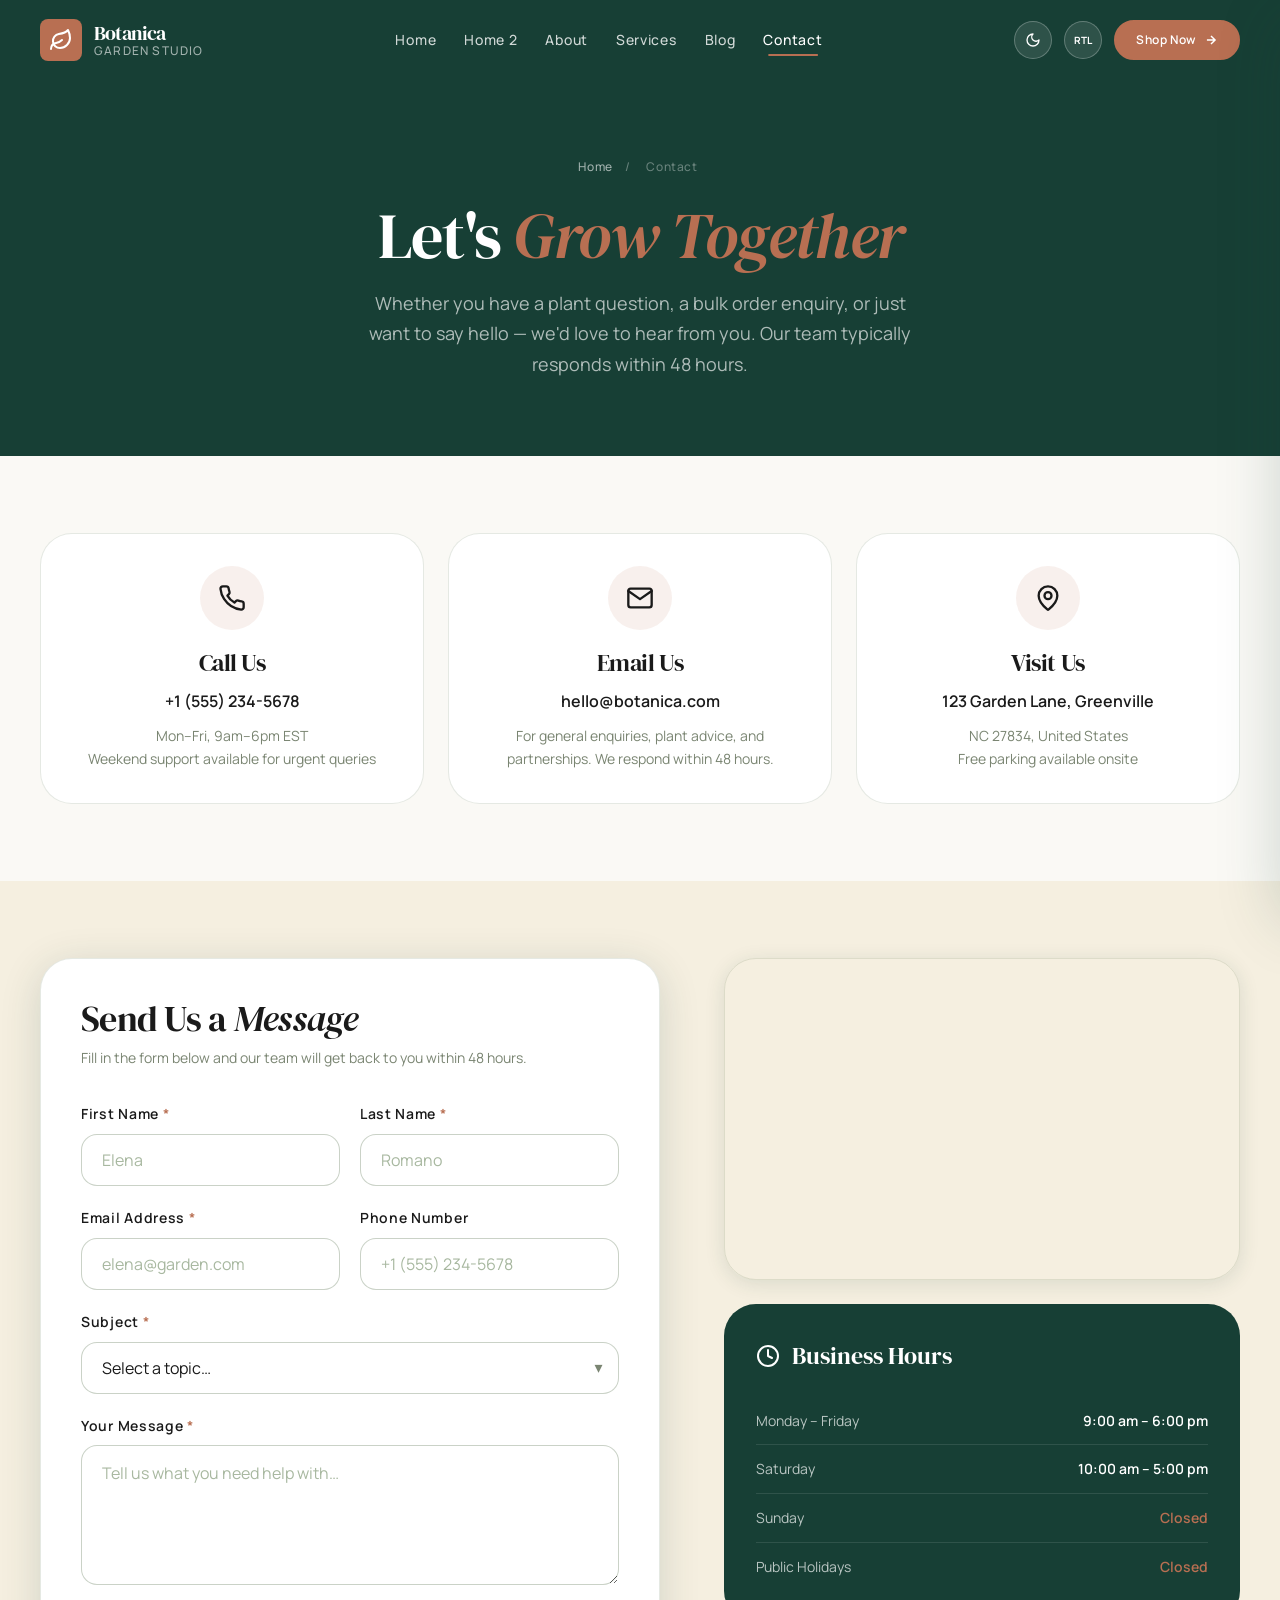
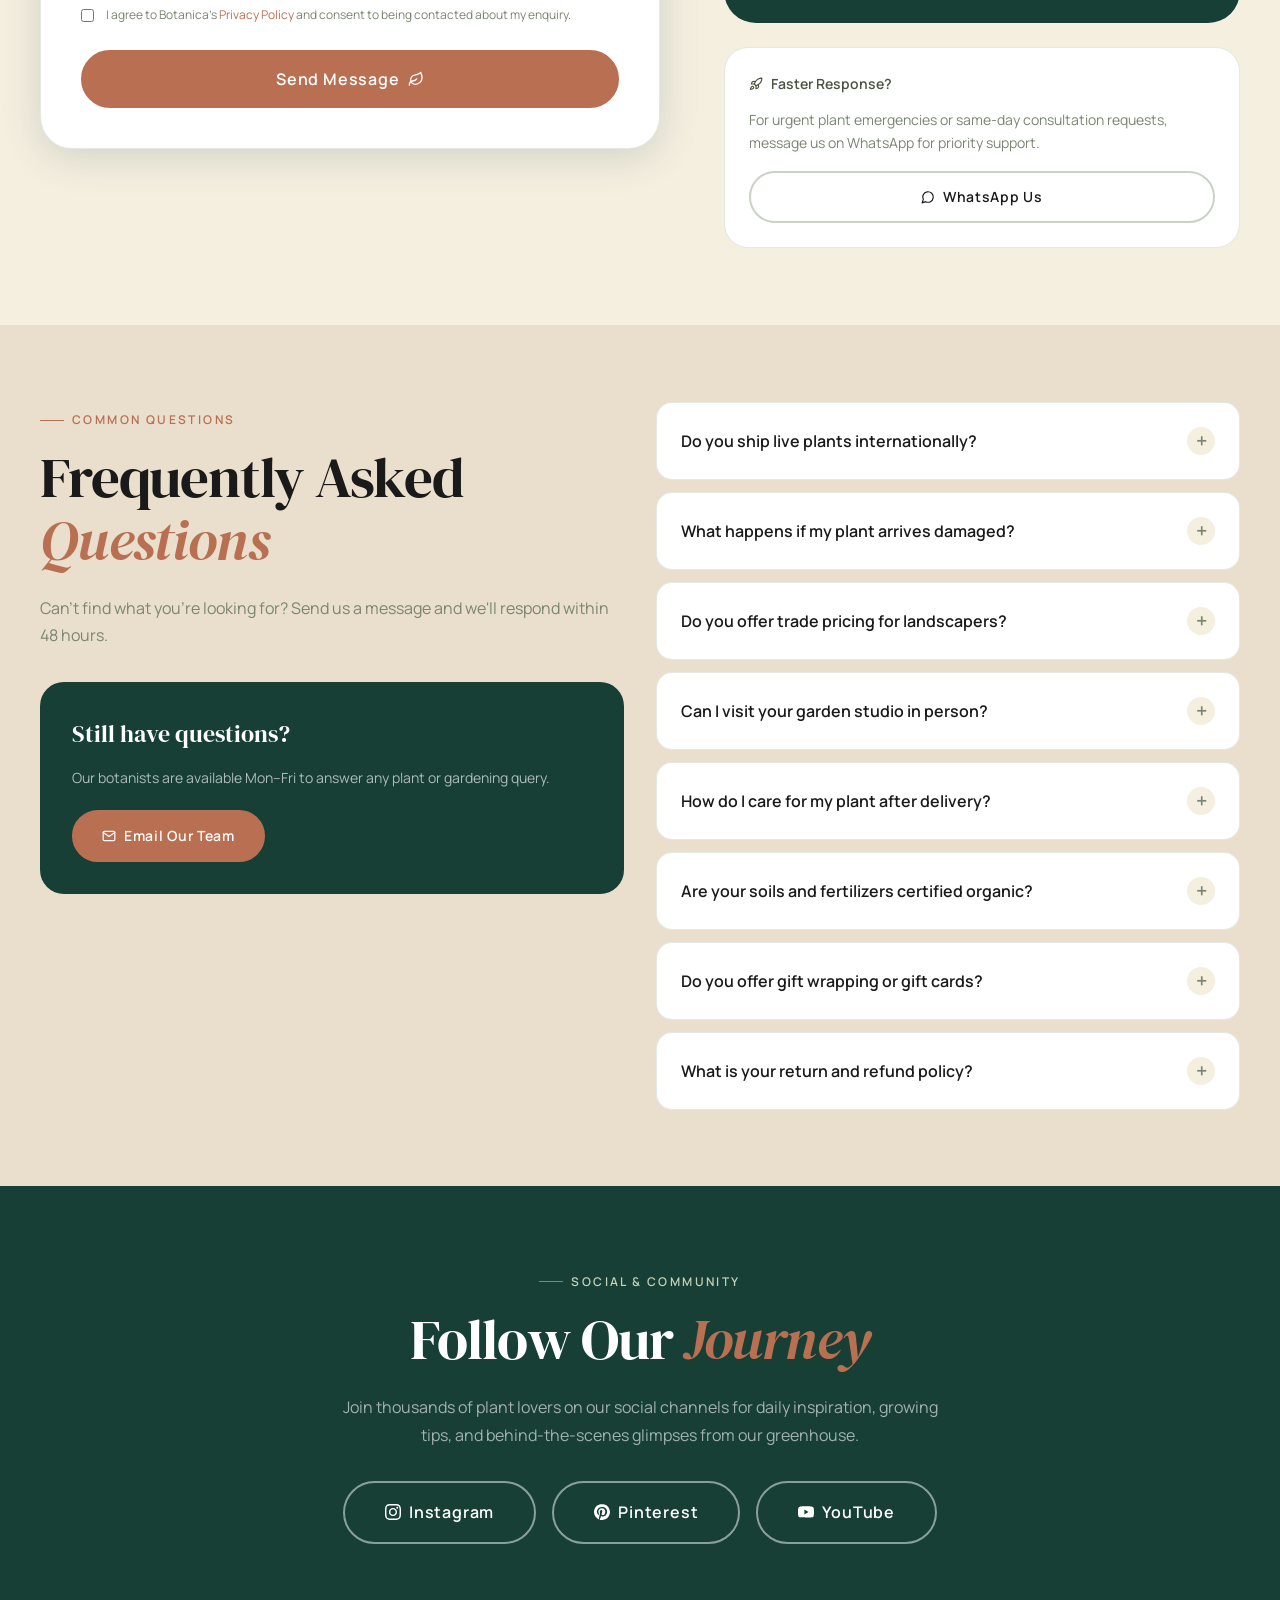
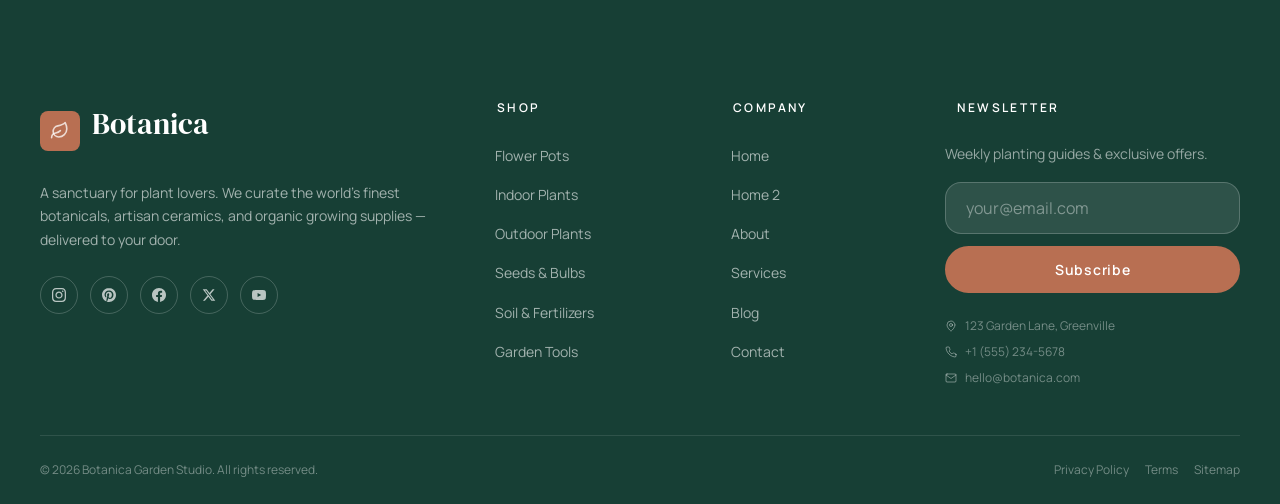
<file: contact.html>
<!DOCTYPE html>
<html lang="en" dir="ltr" data-theme="light">
<head>
  <meta charset="UTF-8" />
  <meta name="viewport" content="width=device-width, initial-scale=1.0" />
  <meta name="description" content="Contact Botanica — Get in touch with our expert team, visit our garden studio, or request a planting consultation. We reply within 48 hours." />
  <title>Contact Us — Botanica Garden Studio</title>
  <script>document.documentElement.classList.add('js');</script>
  <link rel="icon" type="image/svg+xml" href="favicon.svg" />
  <link rel="preconnect" href="https://fonts.googleapis.com" />
  <link rel="preconnect" href="https://fonts.gstatic.com" crossorigin />
  <link href="https://fonts.googleapis.com/css2?family=DM+Serif+Display:ital@0;1&family=Manrope:wght@300;400;500;600;700;800&display=swap" rel="stylesheet" />
  <link rel="stylesheet" href="css/variables.css" />
  <link rel="stylesheet" href="css/reset.css" />
  <link rel="stylesheet" href="css/animations.css" />
  <link rel="stylesheet" href="css/components.css" />
  <link rel="stylesheet" href="css/dark-mode.css" />
  <link rel="stylesheet" href="css/rtl.css" />
  <style>
    /* ─── CONTACT INFO CARDS ─────────────────────────────── */
    .contact-cards-section {
      padding-block: var(--section-py);
      background: var(--color-bg);
    }

    .contact-cards-grid {
      display: grid;
      grid-template-columns: repeat(3, 1fr);
      gap: var(--space-6);
    }

    @media (max-width: 1024px) { .contact-cards-grid { grid-template-columns: repeat(2, 1fr); gap: var(--space-5); } }
    @media (max-width: 640px)  { .contact-cards-grid { grid-template-columns: 1fr; gap: var(--space-4); } }

    .contact-info-card {
      background: var(--color-bg-card);
      border: 1px solid var(--color-border);
      border-radius: var(--radius-2xl);
      padding: var(--space-8);
      text-align: center;
      transition: transform var(--duration-normal) var(--ease-spring), box-shadow var(--duration-normal);
    }

    @media (max-width: 480px) {
      .contact-info-card { padding: var(--space-6) var(--space-4); border-radius: var(--radius-xl); }
      .contact-info-card__icon { width: 52px; height: 52px; font-size: 1.5rem; margin-bottom: var(--space-4); }
    }
    @media (max-width: 320px) {
      .contact-info-card { padding: var(--space-4) var(--space-3); }
    }

    .contact-info-card:hover {
      transform: translateY(-6px);
      box-shadow: var(--shadow-xl);
    }

    .contact-info-card__icon {
      width: 64px;
      height: 64px;
      border-radius: var(--radius-2xl);
      background: rgba(184, 111, 82, 0.1);
      display: flex;
      align-items: center;
      justify-content: center;
      font-size: 1.75rem;
      margin: 0 auto var(--space-5);
      transition: background var(--duration-normal), transform var(--duration-normal) var(--ease-spring);
    }

    .contact-info-card:hover .contact-info-card__icon {
      background: var(--color-terracotta);
      transform: scale(1.1) rotate(-5deg);
    }

    .contact-info-card__title {
      font-family: var(--font-serif);
      font-size: var(--text-xl);
      margin-bottom: var(--space-3);
    }

    .contact-info-card__value {
      font-size: var(--text-base);
      font-weight: var(--weight-semibold);
      color: var(--color-text-primary);
      margin-bottom: var(--space-2);
      overflow-wrap: break-word;
    }

    .contact-info-card__detail {
      font-size: var(--text-sm);
      color: var(--color-text-muted);
      line-height: var(--leading-relaxed);
    }

    /* ─── CONTACT FORM + MAP ─────────────────────────────── */
    .contact-main-section {
      padding-block: var(--section-py);
      background: var(--color-bg-alt);
    }

    .contact-main-grid {
      display: grid;
      grid-template-columns: 1.2fr 1fr;
      gap: clamp(2rem, 5vw, 6rem);
      align-items: start;
    }

    @media (max-width: 1024px) { .contact-main-grid { grid-template-columns: 1fr; gap: var(--space-8); } }

    .contact-form-box {
      background: var(--color-bg-card);
      border: 1px solid var(--color-border);
      border-radius: var(--radius-2xl);
      padding: var(--space-10);
      box-shadow: var(--shadow-lg);
    }

    @media (max-width: 480px) {
      .contact-form-box { padding: var(--space-5); border-radius: var(--radius-xl); }
    }
    @media (max-width: 320px) {
      .contact-form-box { padding: var(--space-4); }
    }

    .contact-form-title {
      font-family: var(--font-serif);
      font-size: clamp(var(--text-2xl), 3vw, var(--text-3xl));
      margin-bottom: var(--space-2);
    }

    .contact-form-subtitle {
      font-size: var(--text-sm);
      color: var(--color-text-muted);
      margin-bottom: var(--space-8);
    }

    .form-row {
      display: grid;
      grid-template-columns: 1fr 1fr;
      gap: var(--space-5);
    }

    @media (max-width: 640px) { .form-row { grid-template-columns: 1fr; gap: var(--space-4); } }

    /* ─── MAP ────────────────────────────────────────────── */
    .contact-map {
      border-radius: var(--radius-2xl);
      overflow: hidden;
      border: 1px solid var(--color-border);
      box-shadow: var(--shadow-md);
    }

    .contact-map iframe {
      width: 100%;
      height: 320px;
      display: block;
      border: none;
      filter: grayscale(20%);
    }

    @media (max-width: 480px) {
      .contact-map iframe { height: 240px; }
    }

    /* ─── BUSINESS HOURS ─────────────────────────────────── */
    .hours-panel {
      background: var(--color-forest);
      border-radius: var(--radius-2xl);
      padding: var(--space-8);
      margin-top: var(--space-6);
    }

    @media (max-width: 480px) {
      .hours-panel { padding: var(--space-5); border-radius: var(--radius-xl); }
    }
    @media (max-width: 320px) {
      .hours-panel { padding: var(--space-4); }
    }

    .hours-panel__title {
      font-family: var(--font-serif);
      font-size: var(--text-xl);
      color: white;
      margin-bottom: var(--space-5);
      display: flex;
      align-items: center;
      gap: var(--space-3);
    }

    .hours-row {
      display: flex;
      justify-content: space-between;
      padding-block: var(--space-3);
      border-bottom: 1px solid rgba(255,255,255,0.1);
      font-size: var(--text-sm);
    }

    .hours-row:last-child { border-bottom: none; }

    .hours-row .day { color: rgba(255,255,255,0.7); }
    .hours-row .time { color: white; font-weight: var(--weight-semibold); }
    .hours-row .time.closed { color: var(--color-terracotta); }

    /* ─── FAQ SECTION ────────────────────────────────────── */
    .faq-section {
      padding-block: var(--section-py);
      background: var(--color-sand);
    }

    .faq-grid {
      display: grid;
      grid-template-columns: 1fr 1fr;
      gap: var(--space-8);
      align-items: start;
    }

    @media (max-width: 768px) { .faq-grid { grid-template-columns: 1fr; gap: var(--space-6); } }
  </style>
</head>
<body>
  <a href="#main" class="skip-link">Skip to main content</a>
  <div class="page-transition" aria-hidden="true"></div>
  <div class="toast-container" role="alert" aria-live="polite"></div>

  <header class="navbar is-transparent" role="banner">
    <div class="navbar__inner">
      <a href="index.html" class="navbar__logo">
        <div class="navbar__logo-icon"><svg width="1em" height="1em" viewBox="0 0 24 24" fill="none" stroke="currentColor" stroke-width="2" stroke-linecap="round" stroke-linejoin="round" aria-hidden="true" style="vertical-align:-0.125em"><path d="M11 20A7 7 0 0 1 9.8 6.1C15.5 5 17 4.48 19 2c1 2 2 4.18 2 8 0 5.5-4.78 10-10 10Z"/><path d="M2 21c0-3 1.85-5.36 5.08-6C9.5 14.52 12 13 13 12"/></svg></div>
        <div class="navbar__logo-text">
          <span class="navbar__logo-name">Botanica</span>
          <span class="navbar__logo-tagline">Garden Studio</span>
        </div>
      </a>
      <nav class="navbar__nav" aria-label="Main navigation">
        <a href="index.html" class="navbar__link">Home</a>
        <a href="home2.html" class="navbar__link">Home 2</a>
        <a href="about.html" class="navbar__link">About</a>
        <a href="services.html" class="navbar__link">Services</a>
        <a href="blog.html" class="navbar__link">Blog</a>
        <a href="contact.html" class="navbar__link">Contact</a>
      </nav>
      <div class="navbar__actions">
        <button class="theme-toggle" data-theme-toggle aria-label="Toggle theme"><svg width="1em" height="1em" viewBox="0 0 24 24" fill="none" stroke="currentColor" stroke-width="2" stroke-linecap="round" stroke-linejoin="round" aria-hidden="true" style="vertical-align:-0.125em"><path d="M12 3a6 6 0 0 0 9 9 9 9 0 1 1-9-9Z"/></svg></button>
        <button class="rtl-toggle" data-rtl-toggle aria-label="Toggle RTL">RTL</button>
        <a href="contact.html" class="btn btn--primary btn--sm btn-ripple">
          Shop Now
          <svg width="14" height="14" viewBox="0 0 24 24" fill="none" stroke="currentColor" stroke-width="2.5" aria-hidden="true"><path d="M5 12h14M12 5l7 7-7 7"/></svg>
        </a>
      </div>
      <button class="navbar__hamburger" aria-label="Open menu" aria-expanded="false"><span></span><span></span><span></span></button>
    </div>
  </header>

  <div class="navbar__overlay" aria-hidden="true"></div>
  <nav class="navbar__mobile-menu" role="navigation" aria-label="Mobile navigation">
    <div class="mobile-menu__header">
      <a href="index.html" class="navbar__logo"><div class="navbar__logo-icon"><svg width="1em" height="1em" viewBox="0 0 24 24" fill="none" stroke="currentColor" stroke-width="2" stroke-linecap="round" stroke-linejoin="round" aria-hidden="true" style="vertical-align:-0.125em"><path d="M11 20A7 7 0 0 1 9.8 6.1C15.5 5 17 4.48 19 2c1 2 2 4.18 2 8 0 5.5-4.78 10-10 10Z"/><path d="M2 21c0-3 1.85-5.36 5.08-6C9.5 14.52 12 13 13 12"/></svg></div><div class="navbar__logo-text"><span class="navbar__logo-name" style="color:var(--color-text-primary)">Botanica</span></div></a>
      <button class="mobile-menu__close" aria-label="Close menu">✕</button>
    </div>
    <div class="mobile-menu__nav">
      <a href="index.html" class="mobile-menu__link">Home <span>→</span></a>
      <a href="home2.html" class="mobile-menu__link">Home 2 <span>→</span></a>
      <a href="about.html" class="mobile-menu__link">About <span>→</span></a>
      <a href="services.html" class="mobile-menu__link">Services <span>→</span></a>
      <a href="blog.html" class="mobile-menu__link">Blog <span>→</span></a>
      <a href="contact.html" class="mobile-menu__link">Contact <span>→</span></a>
    </div>
    <div class="mobile-menu__footer"><a href="contact.html" class="btn btn--primary w-full" style="justify-content:center">Shop Now</a></div>
  </nav>

  <main id="main">

    <!-- ═══ SECTION 1: PAGE HERO ══════════════════════════ -->
    <section class="page-hero" aria-label="Contact Botanica" style="background-image:url('https://images.unsplash.com/photo-1556761175-5973dc0f32e7?w=1600&q=80&auto=format&fit=crop')">
      <div class="container">
        <div class="page-hero__content">
          <nav class="page-hero__breadcrumb" aria-label="Breadcrumb">
            <a href="index.html">Home</a><span>/</span>
            <span class="page-hero__breadcrumb-current">Contact</span>
          </nav>
          <h1 class="page-hero__title">Let's <em style="color:var(--color-terracotta)">Grow Together</em></h1>
          <p class="page-hero__subtitle">Whether you have a plant question, a bulk order enquiry, or just want to say hello — we'd love to hear from you. Our team typically responds within 48 hours.</p>
        </div>
      </div>
    </section>

    <!-- ═══ SECTION 2: CONTACT CARDS ══════════════════════ -->
    <section class="contact-cards-section" aria-labelledby="contact-cards-title">
      <div class="container">
        <div class="contact-cards-grid reveal-stagger">
          <div class="contact-info-card">
            <div class="contact-info-card__icon"><svg width="1em" height="1em" viewBox="0 0 24 24" fill="none" stroke="currentColor" stroke-width="2" stroke-linecap="round" stroke-linejoin="round" aria-hidden="true" style="vertical-align:-0.125em"><path d="M22 16.92v3a2 2 0 0 1-2.18 2 19.79 19.79 0 0 1-8.63-3.07 19.5 19.5 0 0 1-6-6 19.79 19.79 0 0 1-3.07-8.67A2 2 0 0 1 4.11 2h3a2 2 0 0 1 2 1.72 12.84 12.84 0 0 0 .7 2.81 2 2 0 0 1-.45 2.11L8.09 9.91a16 16 0 0 0 6 6l1.27-1.27a2 2 0 0 1 2.11-.45 12.84 12.84 0 0 0 2.81.7A2 2 0 0 1 22 16.92z"/></svg></div>
            <h3 class="contact-info-card__title">Call Us</h3>
            <p class="contact-info-card__value">+1 (555) 234-5678</p>
            <p class="contact-info-card__detail">Mon–Fri, 9am–6pm EST<br/>Weekend support available for urgent queries</p>
          </div>
          <div class="contact-info-card">
            <div class="contact-info-card__icon"><svg width="1em" height="1em" viewBox="0 0 24 24" fill="none" stroke="currentColor" stroke-width="2" stroke-linecap="round" stroke-linejoin="round" aria-hidden="true" style="vertical-align:-0.125em"><path d="M4 4h16a2 2 0 0 1 2 2v12a2 2 0 0 1-2 2H4a2 2 0 0 1-2-2V6a2 2 0 0 1 2-2z"/><path d="m22 6-10 7L2 6"/></svg></div>
            <h3 class="contact-info-card__title">Email Us</h3>
            <p class="contact-info-card__value">hello@botanica.com</p>
            <p class="contact-info-card__detail">For general enquiries, plant advice, and partnerships. We respond within 48 hours.</p>
          </div>
          <div class="contact-info-card">
            <div class="contact-info-card__icon"><svg width="1em" height="1em" viewBox="0 0 24 24" fill="none" stroke="currentColor" stroke-width="2" stroke-linecap="round" stroke-linejoin="round" aria-hidden="true" style="vertical-align:-0.125em"><path d="M20 10c0 4.993-5.539 10.193-7.399 11.799a1 1 0 0 1-1.202 0C9.539 20.193 4 14.993 4 10a8 8 0 0 1 16 0"/><circle cx="12" cy="10" r="3"/></svg></div>
            <h3 class="contact-info-card__title">Visit Us</h3>
            <p class="contact-info-card__value">123 Garden Lane, Greenville</p>
            <p class="contact-info-card__detail">NC 27834, United States<br/>Free parking available onsite</p>
          </div>
        </div>
      </div>
    </section>

    <!-- ═══ SECTION 3: CONTACT FORM ════════════════════════ -->
    <section class="contact-main-section" aria-labelledby="contact-form-title">
      <div class="container">
        <div class="contact-main-grid">
          <div class="contact-form-box reveal reveal--left">
            <h2 class="contact-form-title" id="contact-form-title">Send Us a <em>Message</em></h2>
            <p class="contact-form-subtitle">Fill in the form below and our team will get back to you within 48 hours.</p>
            <form data-validate-form data-success-msg="Thank you! Your message has been sent. We'll be in touch within 48 hours.">
              <div class="form-row">
                <div class="form-group">
                  <label class="form-label" for="contact-fname">First Name <span class="required">*</span></label>
                  <input class="form-control" type="text" id="contact-fname" name="fname" placeholder="Elena" data-validate="required minLength:2" autocomplete="given-name" />
                  <span class="form-error"></span>
                </div>
                <div class="form-group">
                  <label class="form-label" for="contact-lname">Last Name <span class="required">*</span></label>
                  <input class="form-control" type="text" id="contact-lname" name="lname" placeholder="Romano" data-validate="required minLength:2" autocomplete="family-name" />
                  <span class="form-error"></span>
                </div>
              </div>
              <div class="form-row">
                <div class="form-group">
                  <label class="form-label" for="contact-email">Email Address <span class="required">*</span></label>
                  <input class="form-control" type="email" id="contact-email" name="email" placeholder="elena@garden.com" data-validate="required email" autocomplete="email" />
                  <span class="form-error"></span>
                </div>
                <div class="form-group">
                  <label class="form-label" for="contact-phone">Phone Number</label>
                  <input class="form-control" type="tel" id="contact-phone" name="phone" placeholder="+1 (555) 234-5678" data-validate="phone" autocomplete="tel" />
                  <span class="form-error"></span>
                </div>
              </div>
              <div class="form-group">
                <label class="form-label" for="contact-subject">Subject <span class="required">*</span></label>
                <div class="form-select-wrap">
                  <select class="form-control" id="contact-subject" name="subject" data-validate="required">
                    <option value="">Select a topic…</option>
                    <option>Plant Consultation</option>
                    <option>Bulk / Trade Order</option>
                    <option>Custom Ceramics</option>
                    <option>Subscription Box</option>
                    <option>General Enquiry</option>
                    <option>Press & Media</option>
                    <option>Other</option>
                  </select>
                </div>
                <span class="form-error"></span>
              </div>
              <div class="form-group">
                <label class="form-label" for="contact-message">Your Message <span class="required">*</span></label>
                <textarea class="form-control" id="contact-message" name="message" placeholder="Tell us what you need help with…" data-validate="required minLength:20"></textarea>
                <span class="form-error"></span>
              </div>
              <div style="display:flex;align-items:flex-start;gap:var(--space-3);margin-bottom:var(--space-6)">
                <input type="checkbox" id="contact-consent" style="margin-top:4px;flex-shrink:0;accent-color:var(--color-terracotta)" />
                <label for="contact-consent" style="font-size:var(--text-xs);color:var(--color-text-muted)">I agree to Botanica's <a href="privacy-policy.html" style="color:var(--color-terracotta)">Privacy Policy</a> and consent to being contacted about my enquiry.</label>
              </div>
              <button type="submit" class="btn btn--primary btn--lg btn-ripple w-full" style="justify-content:center">
                Send Message <svg width="1em" height="1em" viewBox="0 0 24 24" fill="none" stroke="currentColor" stroke-width="2" stroke-linecap="round" stroke-linejoin="round" aria-hidden="true" style="vertical-align:-0.125em"><path d="M11 20A7 7 0 0 1 9.8 6.1C15.5 5 17 4.48 19 2c1 2 2 4.18 2 8 0 5.5-4.78 10-10 10Z"/><path d="M2 21c0-3 1.85-5.36 5.08-6C9.5 14.52 12 13 13 12"/></svg>
              </button>
            </form>
          </div>

          <div class="reveal reveal--right">
            <div class="contact-map">
              <iframe src="https://www.google.com/maps/embed?pb=!1m18!1m12!1m3!1d3270.4573853773!2d-77.03687168468765!3d38.90719827957203!2m3!1f0!2f0!3f0!3m2!1i1024!2i768!4f13.1!3m3!1m2!1s0x89b7b782298c5cfd%3A0x6e1f7e0e71a5d55f!2sWhite%20House!5e0!3m2!1sen!2sus!4v1623000000000" title="Botanica Garden Studio Map" loading="lazy" allowfullscreen></iframe>
            </div>

            <div class="hours-panel">
              <p class="hours-panel__title"><svg width="1em" height="1em" viewBox="0 0 24 24" fill="none" stroke="currentColor" stroke-width="2" stroke-linecap="round" stroke-linejoin="round" aria-hidden="true" style="vertical-align:-0.125em"><circle cx="12" cy="12" r="10"/><path d="M12 6v6l4 2"/></svg> Business Hours</p>
              <div class="hours-row"><span class="day">Monday – Friday</span><span class="time">9:00 am – 6:00 pm</span></div>
              <div class="hours-row"><span class="day">Saturday</span><span class="time">10:00 am – 5:00 pm</span></div>
              <div class="hours-row"><span class="day">Sunday</span><span class="time closed">Closed</span></div>
              <div class="hours-row"><span class="day">Public Holidays</span><span class="time closed">Closed</span></div>
            </div>

            <div style="background:var(--color-bg-card);border:1px solid var(--color-border);border-radius:var(--radius-xl);padding:var(--space-6);margin-top:var(--space-6)">
              <p style="display:inline-flex;align-items:center;gap:var(--space-2);font-size:var(--text-sm);font-weight:var(--weight-semibold);margin-bottom:var(--space-3)"><svg width="1em" height="1em" viewBox="0 0 24 24" fill="none" stroke="currentColor" stroke-width="2" stroke-linecap="round" stroke-linejoin="round" aria-hidden="true" style="flex-shrink:0"><path d="M4.5 16.5c-1.5 1.26-2 5-2 5s3.74-.5 5-2c.71-.84.7-2.13-.09-2.91a2.18 2.18 0 0 0-2.91-.09z"/><path d="m12 15-3-3a22 22 0 0 1 2-3.95A12.88 12.88 0 0 1 22 2c0 2.72-.78 7.5-6 11a22.35 22.35 0 0 1-4 2z"/><path d="M9 12H4s.55-3.03 2-4c1.62-1.08 5 0 5 0"/><path d="M12 15v5s3.03-.55 4-2c1.08-1.62 0-5 0-5"/></svg> Faster Response?</p>
              <p style="font-size:var(--text-sm);color:var(--color-text-muted);margin-bottom:var(--space-4)">For urgent plant emergencies or same-day consultation requests, message us on WhatsApp for priority support.</p>
              <a href="https://wa.me/15552345678" target="_blank" rel="noopener" class="btn btn--outline w-full" style="display:inline-flex;align-items:center;justify-content:center;gap:var(--space-2)"><svg width="1em" height="1em" viewBox="0 0 24 24" fill="none" stroke="currentColor" stroke-width="2" stroke-linecap="round" stroke-linejoin="round" aria-hidden="true" style="flex-shrink:0"><path d="M7.9 20A9 9 0 1 0 4 16.1L2 22Z"/></svg> WhatsApp Us</a>
            </div>
          </div>
        </div>
      </div>
    </section>

    <!-- ═══ SECTION 4: MAP (standalone) ════════════════════ -->
    <!-- (Map embedded within contact form section above, separate section is FAQ) -->

    <!-- ═══ SECTION 5: FAQ ACCORDION ══════════════════════ -->
    <section class="faq-section" aria-labelledby="faq-title">
      <div class="container">
        <div class="faq-grid">
          <div class="reveal reveal--left">
            <p class="section-label">Common Questions</p>
            <h2 class="section-title" id="faq-title">Frequently Asked <em>Questions</em></h2>
            <p style="color:var(--color-text-muted);line-height:var(--leading-relaxed);margin-bottom:var(--space-8)">Can't find what you're looking for? Send us a message and we'll respond within 48 hours.</p>
            <div style="background:var(--color-forest);border-radius:var(--radius-xl);padding:var(--space-8)">
              <p style="font-family:var(--font-serif);font-size:var(--text-xl);color:white;margin-bottom:var(--space-3)">Still have questions?</p>
              <p style="font-size:var(--text-sm);color:rgba(255,255,255,0.65);margin-bottom:var(--space-5)">Our botanists are available Mon–Fri to answer any plant or gardening query.</p>
              <a href="mailto:hello@botanica.com" class="btn btn--primary btn-ripple"><svg width="1em" height="1em" viewBox="0 0 24 24" fill="none" stroke="currentColor" stroke-width="2" stroke-linecap="round" stroke-linejoin="round" aria-hidden="true" style="vertical-align:-0.125em"><path d="M4 4h16a2 2 0 0 1 2 2v12a2 2 0 0 1-2 2H4a2 2 0 0 1-2-2V6a2 2 0 0 1 2-2z"/><path d="m22 6-10 7L2 6"/></svg> Email Our Team</a>
            </div>
          </div>

          <div class="reveal reveal--right">
            <div class="accordion" role="list">
              <div class="accordion-item" role="listitem">
                <button class="accordion-trigger">Do you ship live plants internationally?<span class="accordion-icon">+</span></button>
                <div class="accordion-body"><div class="accordion-body-inner">Yes! We ship to 38 countries worldwide. Live plants are specially packaged in breathable boxes with moisture-retaining padding. Shipping times vary by destination — typically 3–7 business days. Some countries have phytosanitary restrictions that limit certain species.</div></div>
              </div>
              <div class="accordion-item" role="listitem">
                <button class="accordion-trigger">What happens if my plant arrives damaged?<span class="accordion-icon">+</span></button>
                <div class="accordion-body"><div class="accordion-body-inner">We guarantee that all plants arrive alive and in good condition. If your plant arrives damaged, photograph it within 24 hours and email us at support@botanica.com. We'll arrange a free replacement or full refund — no questions asked.</div></div>
              </div>
              <div class="accordion-item" role="listitem">
                <button class="accordion-trigger">Do you offer trade pricing for landscapers?<span class="accordion-icon">+</span></button>
                <div class="accordion-body"><div class="accordion-body-inner">Absolutely. We offer a dedicated trade programme for professional landscapers, interior designers, architects, and garden centres. Trade accounts receive 15–25% discounts, priority delivery, and dedicated account management. Apply via our trade form or email trade@botanica.com.</div></div>
              </div>
              <div class="accordion-item" role="listitem">
                <button class="accordion-trigger">Can I visit your garden studio in person?<span class="accordion-icon">+</span></button>
                <div class="accordion-body"><div class="accordion-body-inner">Yes, our flagship greenhouse studio in Greenville, NC is open Monday–Saturday. We host regular open studio days, workshops, and planting events. Check our Journal for upcoming event dates, or email us to arrange a private consultation visit.</div></div>
              </div>
              <div class="accordion-item" role="listitem">
                <button class="accordion-trigger">How do I care for my plant after delivery?<span class="accordion-icon">+</span></button>
                <div class="accordion-body"><div class="accordion-body-inner">Every plant order includes a personalised care card with watering frequency, light requirements, humidity preferences, and fertilisation schedule. We also offer free email follow-up support for 30 days after purchase. Our Garden Journal is packed with in-depth care guides.</div></div>
              </div>
              <div class="accordion-item" role="listitem">
                <button class="accordion-trigger">Are your soils and fertilizers certified organic?<span class="accordion-icon">+</span></button>
                <div class="accordion-body"><div class="accordion-body-inner">Yes — all Botanica soil blends and fertilizers are USDA Organic certified. We never use synthetic pesticides, peat, or non-renewable inputs. Our worm castings are produced on-site from 100% food waste, and our potting mix uses only peat-free, sustainably sourced components.</div></div>
              </div>
              <div class="accordion-item" role="listitem">
                <button class="accordion-trigger">Do you offer gift wrapping or gift cards?<span class="accordion-icon">+</span></button>
                <div class="accordion-body"><div class="accordion-body-inner">We offer beautiful botanical gift wrapping using recycled kraft paper and dried botanicals for an additional $5. Digital gift cards are available in any amount from $25–$500, delivered instantly by email. Physical gift cards can be posted at no extra charge.</div></div>
              </div>
              <div class="accordion-item" role="listitem">
                <button class="accordion-trigger">What is your return and refund policy?<span class="accordion-icon">+</span></button>
                <div class="accordion-body"><div class="accordion-body-inner">Non-perishable items (pots, tools, soil, seeds) can be returned within 30 days of delivery for a full refund, provided they are unused and in original packaging. Live plants cannot be returned but are covered by our arrival guarantee. See our full policy in the Terms & Conditions.</div></div>
              </div>
            </div>
          </div>
        </div>
      </div>
    </section>

    <!-- ═══ SECTION 6: BUSINESS HOURS + SOCIAL ══════════════ -->
    <section class="section" style="background:var(--color-forest)" aria-labelledby="social-title">
      <div class="container">
        <div style="text-align:center;max-width:600px;margin-inline:auto">
          <p class="section-label" style="color:var(--color-sage-light);justify-content:center">Social & Community</p>
          <h2 class="section-title" id="social-title" style="color:white">Follow Our <em style="color:var(--color-terracotta)">Journey</em></h2>
          <p style="color:rgba(255,255,255,0.6);margin-bottom:var(--space-8)">Join thousands of plant lovers on our social channels for daily inspiration, growing tips, and behind-the-scenes glimpses from our greenhouse.</p>
          <div style="display:flex;gap:var(--space-4);justify-content:center;flex-wrap:wrap" class="reveal-stagger">
            <a href="#" class="btn btn--outline-white btn--lg" aria-label="Instagram"><svg width="1em" height="1em" viewBox="0 0 24 24" fill="currentColor" aria-hidden="true" style="vertical-align:-0.125em"><path d="M12 2.163c3.204 0 3.584.012 4.85.07 3.252.148 4.771 1.691 4.919 4.919.058 1.265.069 1.645.069 4.849 0 3.205-.012 3.584-.069 4.849-.149 3.225-1.664 4.771-4.919 4.919-1.266.058-1.644.07-4.85.07-3.204 0-3.584-.012-4.849-.07-3.26-.149-4.771-1.699-4.919-4.92-.058-1.265-.07-1.644-.07-4.849 0-3.204.013-3.583.07-4.849.149-3.227 1.664-4.771 4.919-4.919 1.266-.057 1.645-.069 4.849-.069zm0-2.163c-3.259 0-3.667.014-4.947.072-4.358.2-6.78 2.618-6.98 6.98-.059 1.281-.073 1.689-.073 4.948 0 3.259.014 3.668.072 4.948.2 4.358 2.618 6.78 6.98 6.98 1.281.058 1.689.072 4.948.072 3.259 0 3.668-.014 4.948-.072 4.354-.2 6.782-2.618 6.979-6.98.059-1.28.073-1.689.073-4.948 0-3.259-.014-3.667-.072-4.947-.196-4.354-2.617-6.78-6.979-6.98-1.281-.059-1.69-.073-4.949-.073zm0 5.838c-3.403 0-6.162 2.759-6.162 6.162s2.759 6.163 6.162 6.163 6.162-2.759 6.162-6.163c0-3.403-2.759-6.162-6.162-6.162zm0 10.162c-2.209 0-4-1.79-4-4 0-2.209 1.791-4 4-4s4 1.791 4 4c0 2.21-1.791 4-4 4zm6.406-11.845c-.796 0-1.441.645-1.441 1.44s.645 1.44 1.441 1.44c.795 0 1.439-.645 1.439-1.44s-.644-1.44-1.439-1.44z"/></svg> Instagram</a>
            <a href="#" class="btn btn--outline-white btn--lg" aria-label="Pinterest"><svg width="1em" height="1em" viewBox="0 0 24 24" fill="currentColor" aria-hidden="true" style="vertical-align:-0.125em"><path d="M12.017 0C5.396 0 .029 5.367.029 11.987c0 5.079 3.158 9.417 7.618 11.162-.105-.949-.199-2.403.041-3.439.219-.937 1.406-5.957 1.406-5.957s-.359-.72-.359-1.781c0-1.663.967-2.911 2.168-2.911 1.024 0 1.518.769 1.518 1.688 0 1.029-.653 2.567-.992 3.992-.285 1.193.6 2.165 1.775 2.165 2.128 0 3.768-2.245 3.768-5.487 0-2.861-2.063-4.869-5.008-4.869-3.41 0-5.409 2.562-5.409 5.199 0 1.033.394 2.143.889 2.741.099.12.112.225.085.345-.09.375-.293 1.199-.334 1.363-.053.225-.172.271-.401.165-1.495-.69-2.433-2.878-2.433-4.646 0-3.776 2.748-7.252 7.92-7.252 4.158 0 7.392 2.967 7.392 6.923 0 4.135-2.607 7.462-6.233 7.462-1.214 0-2.354-.629-2.758-1.379l-.749 2.848c-.269 1.045-1.004 2.352-1.498 3.146 1.123.345 2.306.535 3.55.535 6.607 0 11.985-5.365 11.985-11.987C23.97 5.39 18.592.026 11.985.026L12.017 0z"/></svg> Pinterest</a>
            <a href="#" class="btn btn--outline-white btn--lg" aria-label="YouTube"><svg width="1em" height="1em" viewBox="0 0 24 24" fill="currentColor" aria-hidden="true" style="vertical-align:-0.125em"><path d="M23.498 6.186a3.016 3.016 0 0 0-2.122-2.136C19.505 3.545 12 3.545 12 3.545s-7.505 0-9.377.505A3.017 3.017 0 0 0 .502 6.186C0 8.07 0 12 0 12s0 3.93.502 5.814a3.016 3.016 0 0 0 2.122 2.136c1.871.505 9.376.505 9.376.505s7.505 0 9.377-.505a3.015 3.015 0 0 0 2.122-2.136C24 15.93 24 12 24 12s0-3.93-.502-5.814zM9.545 15.568V8.432L15.818 12l-6.273 3.568z"/></svg> YouTube</a>
           
          </div>
        </div>
      </div>
    </section>

  </main>

  <footer class="footer" role="contentinfo">
    <div class="container">
      <div class="footer__grid">
        <div>
          <div style="display:flex;align-items:center;gap:var(--space-3);margin-bottom:var(--space-4)">
            <div style="width:40px;height:40px;background:var(--color-terracotta);border-radius:var(--radius-md);display:flex;align-items:center;justify-content:center;font-size:1.2rem"><svg width="1em" height="1em" viewBox="0 0 24 24" fill="none" stroke="currentColor" stroke-width="2" stroke-linecap="round" stroke-linejoin="round" aria-hidden="true" style="vertical-align:-0.125em"><path d="M11 20A7 7 0 0 1 9.8 6.1C15.5 5 17 4.48 19 2c1 2 2 4.18 2 8 0 5.5-4.78 10-10 10Z"/><path d="M2 21c0-3 1.85-5.36 5.08-6C9.5 14.52 12 13 13 12"/></svg></div>
            <p class="footer__brand-name">Botanica</p>
          </div>
          <p class="footer__brand-desc">A sanctuary for plant lovers. We curate the world's finest botanicals, artisan ceramics, and organic growing supplies — delivered to your door.</p>
          <div class="footer__socials">
            <a href="#" class="footer__social-link" aria-label="Instagram"><svg width="1em" height="1em" viewBox="0 0 24 24" fill="currentColor" aria-hidden="true" style="vertical-align:-0.125em"><path d="M12 2.163c3.204 0 3.584.012 4.85.07 3.252.148 4.771 1.691 4.919 4.919.058 1.265.069 1.645.069 4.849 0 3.205-.012 3.584-.069 4.849-.149 3.225-1.664 4.771-4.919 4.919-1.266.058-1.644.07-4.85.07-3.204 0-3.584-.012-4.849-.07-3.26-.149-4.771-1.699-4.919-4.92-.058-1.265-.07-1.644-.07-4.849 0-3.204.013-3.583.07-4.849.149-3.227 1.664-4.771 4.919-4.919 1.266-.057 1.645-.069 4.849-.069zm0-2.163c-3.259 0-3.667.014-4.947.072-4.358.2-6.78 2.618-6.98 6.98-.059 1.281-.073 1.689-.073 4.948 0 3.259.014 3.668.072 4.948.2 4.358 2.618 6.78 6.98 6.98 1.281.058 1.689.072 4.948.072 3.259 0 3.668-.014 4.948-.072 4.354-.2 6.782-2.618 6.979-6.98.059-1.28.073-1.689.073-4.948 0-3.259-.014-3.667-.072-4.947-.196-4.354-2.617-6.78-6.979-6.98-1.281-.059-1.69-.073-4.949-.073zm0 5.838c-3.403 0-6.162 2.759-6.162 6.162s2.759 6.163 6.162 6.163 6.162-2.759 6.162-6.163c0-3.403-2.759-6.162-6.162-6.162zm0 10.162c-2.209 0-4-1.79-4-4 0-2.209 1.791-4 4-4s4 1.791 4 4c0 2.21-1.791 4-4 4zm6.406-11.845c-.796 0-1.441.645-1.441 1.44s.645 1.44 1.441 1.44c.795 0 1.439-.645 1.439-1.44s-.644-1.44-1.439-1.44z"/></svg></a>
            <a href="#" class="footer__social-link" aria-label="Pinterest"><svg width="1em" height="1em" viewBox="0 0 24 24" fill="currentColor" aria-hidden="true" style="vertical-align:-0.125em"><path d="M12.017 0C5.396 0 .029 5.367.029 11.987c0 5.079 3.158 9.417 7.618 11.162-.105-.949-.199-2.403.041-3.439.219-.937 1.406-5.957 1.406-5.957s-.359-.72-.359-1.781c0-1.663.967-2.911 2.168-2.911 1.024 0 1.518.769 1.518 1.688 0 1.029-.653 2.567-.992 3.992-.285 1.193.6 2.165 1.775 2.165 2.128 0 3.768-2.245 3.768-5.487 0-2.861-2.063-4.869-5.008-4.869-3.41 0-5.409 2.562-5.409 5.199 0 1.033.394 2.143.889 2.741.099.12.112.225.085.345-.09.375-.293 1.199-.334 1.363-.053.225-.172.271-.401.165-1.495-.69-2.433-2.878-2.433-4.646 0-3.776 2.748-7.252 7.92-7.252 4.158 0 7.392 2.967 7.392 6.923 0 4.135-2.607 7.462-6.233 7.462-1.214 0-2.354-.629-2.758-1.379l-.749 2.848c-.269 1.045-1.004 2.352-1.498 3.146 1.123.345 2.306.535 3.55.535 6.607 0 11.985-5.365 11.985-11.987C23.97 5.39 18.592.026 11.985.026L12.017 0z"/></svg></a>
            <a href="#" class="footer__social-link" aria-label="Facebook"><svg width="1em" height="1em" viewBox="0 0 24 24" fill="currentColor" aria-hidden="true" style="vertical-align:-0.125em"><path d="M24 12.073c0-6.627-5.373-12-12-12s-12 5.373-12 12c0 5.99 4.388 10.954 10.125 11.854v-8.385H7.078v-3.47h3.047V9.43c0-3.007 1.792-4.669 4.533-4.669 1.312 0 2.686.235 2.686.235v2.953H15.83c-1.491 0-1.956.925-1.956 1.874v2.25h3.328l-.532 3.47h-2.796v8.385C19.612 23.027 24 18.062 24 12.073z"/></svg></a>
            <a href="#" class="footer__social-link" aria-label="Twitter"><svg width="1em" height="1em" viewBox="0 0 24 24" fill="currentColor" aria-hidden="true" style="vertical-align:-0.125em"><path d="M18.244 2.25h3.308l-7.227 8.26 8.502 11.24H16.17l-5.214-6.817L4.99 21.75H1.68l7.73-8.835L1.254 2.25H8.08l4.713 6.231zm-1.161 17.52h1.833L7.084 4.126H5.117z"/></svg></a>
            <a href="#" class="footer__social-link" aria-label="YouTube"><svg width="1em" height="1em" viewBox="0 0 24 24" fill="currentColor" aria-hidden="true" style="vertical-align:-0.125em"><path d="M23.498 6.186a3.016 3.016 0 0 0-2.122-2.136C19.505 3.545 12 3.545 12 3.545s-7.505 0-9.377.505A3.017 3.017 0 0 0 .502 6.186C0 8.07 0 12 0 12s0 3.93.502 5.814a3.016 3.016 0 0 0 2.122 2.136c1.871.505 9.376.505 9.376.505s7.505 0 9.377-.505a3.015 3.015 0 0 0 2.122-2.136C24 15.93 24 12 24 12s0-3.93-.502-5.814zM9.545 15.568V8.432L15.818 12l-6.273 3.568z"/></svg></a>
          </div>
        </div>

        <div>
          <p class="footer__heading">Shop</p>
          <ul class="footer__links">
            <li><a href="services.html" class="footer__link">Flower Pots</a></li>
            <li><a href="services.html" class="footer__link">Indoor Plants</a></li>
            <li><a href="services.html" class="footer__link">Outdoor Plants</a></li>
            <li><a href="services.html" class="footer__link">Seeds & Bulbs</a></li>
            <li><a href="services.html" class="footer__link">Soil & Fertilizers</a></li>
            <li><a href="services.html" class="footer__link">Garden Tools</a></li>
          </ul>
        </div>

        <div>
          <p class="footer__heading">Company</p>
          <ul class="footer__links">
            <li><a href="index.html" class="footer__link">Home</a></li>
            <li><a href="home2.html" class="footer__link">Home 2</a></li>
            <li><a href="about.html" class="footer__link">About</a></li>
            <li><a href="services.html" class="footer__link">Services</a></li>
            <li><a href="blog.html" class="footer__link">Blog</a></li>
            <li><a href="contact.html" class="footer__link">Contact</a></li>
          </ul>
        </div>

        <div>
          <p class="footer__heading">Newsletter</p>
          <p style="font-size:var(--text-sm);color:rgba(255,255,255,0.55);margin-bottom:var(--space-4)">Weekly planting guides & exclusive offers.</p>
          <form data-newsletter-form class="footer__newsletter">
            <input type="email" class="form-control" placeholder="your@email.com" style="margin-bottom:var(--space-3)" />
            <button type="submit" class="btn btn--primary w-full" style="justify-content:center">Subscribe</button>
          </form>
          <div class="footer__contact-list">
            <p class="footer__contact-item"><svg width="1em" height="1em" viewBox="0 0 24 24" fill="none" stroke="currentColor" stroke-width="2" stroke-linecap="round" stroke-linejoin="round" aria-hidden="true" style="flex-shrink:0"><path d="M20 10c0 4.993-5.539 10.193-7.399 11.799a1 1 0 0 1-1.202 0C9.539 20.193 4 14.993 4 10a8 8 0 0 1 16 0"/><circle cx="12" cy="10" r="3"/></svg> 123 Garden Lane, Greenville</p>
            <p class="footer__contact-item"><svg width="1em" height="1em" viewBox="0 0 24 24" fill="none" stroke="currentColor" stroke-width="2" stroke-linecap="round" stroke-linejoin="round" aria-hidden="true" style="flex-shrink:0"><path d="M22 16.92v3a2 2 0 0 1-2.18 2 19.79 19.79 0 0 1-8.63-3.07 19.5 19.5 0 0 1-6-6 19.79 19.79 0 0 1-3.07-8.67A2 2 0 0 1 4.11 2h3a2 2 0 0 1 2 1.72 12.84 12.84 0 0 0 .7 2.81 2 2 0 0 1-.45 2.11L8.09 9.91a16 16 0 0 0 6 6l1.27-1.27a2 2 0 0 1 2.11-.45 12.84 12.84 0 0 0 2.81.7A2 2 0 0 1 22 16.92z"/></svg> +1 (555) 234-5678</p>
            <p class="footer__contact-item"><svg width="1em" height="1em" viewBox="0 0 24 24" fill="none" stroke="currentColor" stroke-width="2" stroke-linecap="round" stroke-linejoin="round" aria-hidden="true" style="flex-shrink:0"><path d="M4 4h16a2 2 0 0 1 2 2v12a2 2 0 0 1-2 2H4a2 2 0 0 1-2-2V6a2 2 0 0 1 2-2z"/><path d="m22 6-10 7L2 6"/></svg> hello@botanica.com</p>
          </div>
        </div>
      </div>

      <div class="footer__bottom">
        <p class="footer__copyright">© 2026 Botanica Garden Studio. All rights reserved.</p>
        <div class="footer__legal-links">
          <a href="privacy-policy.html" class="footer__legal-link">Privacy Policy</a>
          <a href="terms.html" class="footer__legal-link">Terms</a>
          <a href="sitemap.html" class="footer__legal-link">Sitemap</a>
        </div>
      </div>
    </div>
  </footer>

  <button class="back-to-top" aria-label="Back to top">↑</button>
  <script src="js/main.js"></script>
  <script src="js/animations.js"></script>
  <script src="js/components.js"></script>
  <script src="js/forms.js"></script>
</body>
</html>
</file>
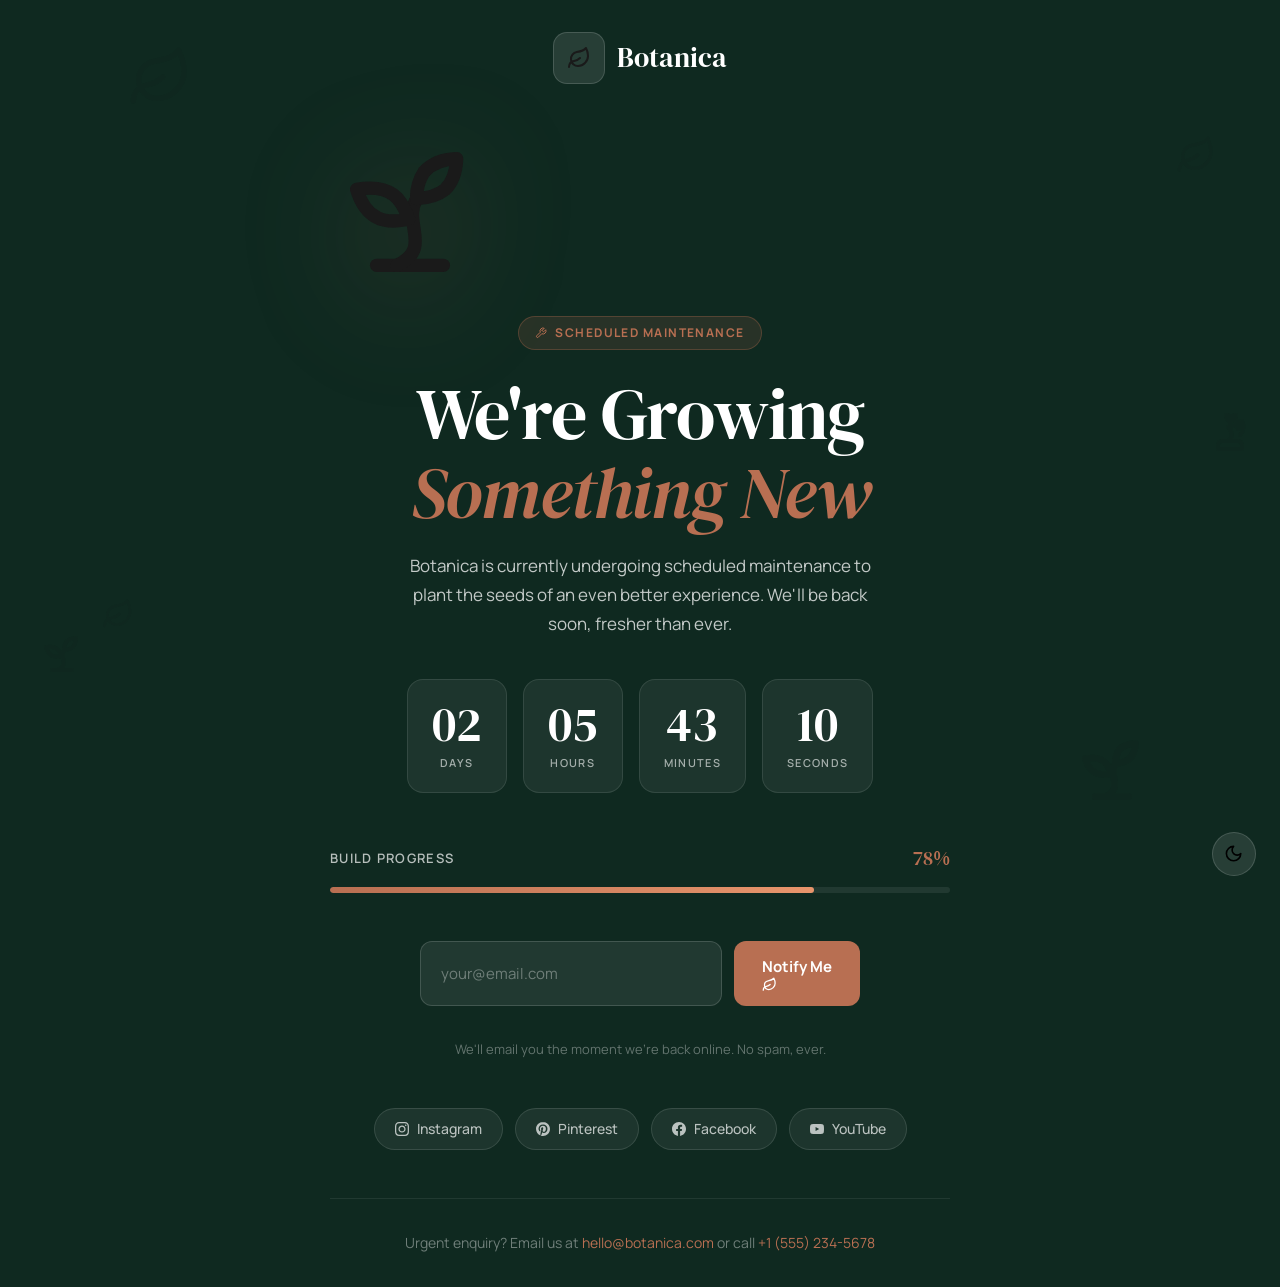
<file: maintenance.html>
<!DOCTYPE html>
<html lang="en" dir="ltr" data-theme="light">
<head>
  <meta charset="UTF-8" />
  <meta name="viewport" content="width=device-width, initial-scale=1.0" />
  <meta name="robots" content="noindex, nofollow" />
  <title>We're Growing Something New — Botanica Maintenance</title>
  <script>document.documentElement.classList.add('js');</script>
  <link rel="icon" type="image/svg+xml" href="favicon.svg" />
  <link rel="preconnect" href="https://fonts.googleapis.com" />
  <link rel="preconnect" href="https://fonts.gstatic.com" crossorigin />
  <link href="https://fonts.googleapis.com/css2?family=DM+Serif+Display:ital@0;1&family=Manrope:wght@300;400;500;600;700;800&display=swap" rel="stylesheet" />
  <link rel="stylesheet" href="css/variables.css" />
  <link rel="stylesheet" href="css/reset.css" />
  <link rel="stylesheet" href="css/animations.css" />
  <link rel="stylesheet" href="css/dark-mode.css" />
  <style>
    *, *::before, *::after { box-sizing: border-box; margin: 0; padding: 0; }

    body {
      font-family: 'Manrope', sans-serif;
      min-height: 100vh;
      background: var(--color-forest-deep);
      display: flex;
      flex-direction: column;
      align-items: center;
      justify-content: center;
      padding: 2rem;
      overflow-x: hidden;
      position: relative;
    }

    @media (max-width: 480px) { body { padding: 1.5rem 1rem; } }
    @media (max-width: 320px) { body { padding: 1rem 0.75rem; } }

    /* Animated botanical background */
    .bg-leaves {
      position: fixed;
      inset: 0;
      pointer-events: none;
      overflow: hidden;
    }

    .bg-leaf {
      position: absolute;
      font-size: 3rem;
      opacity: 0.05;
      animation: floatLeaf 8s ease-in-out infinite;
    }

    .bg-leaf:nth-child(1)  { top: 5%;  left: 10%; animation-delay: 0s;   font-size: 4rem; }
    .bg-leaf:nth-child(2)  { top: 15%; right: 5%; animation-delay: -2s;  font-size: 2.5rem; }
    .bg-leaf:nth-child(3)  { top: 70%; left: 3%;  animation-delay: -4s; }
    .bg-leaf:nth-child(4)  { bottom: 10%; right: 10%; animation-delay: -1s; font-size: 5rem; }
    .bg-leaf:nth-child(5)  { top: 45%; right: 2%; animation-delay: -3s; }
    .bg-leaf:nth-child(6)  { bottom: 30%; left: 8%; animation-delay: -6s; font-size: 2rem; }

    @keyframes floatLeaf {
      0%, 100% { transform: translateY(0) rotate(0deg); }
      33% { transform: translateY(-20px) rotate(5deg); }
      66% { transform: translateY(10px) rotate(-3deg); }
    }

    /* Main card */
    .maintenance-card {
      position: relative;
      z-index: 1;
      max-width: 620px;
      width: 100%;
      text-align: center;
    }

    .maintenance-logo {
      display: flex;
      align-items: center;
      justify-content: center;
      gap: 0.75rem;
      margin-bottom: 3rem;
    }

    @media (max-width: 480px) { .maintenance-logo { margin-bottom: 2rem; } }

    .maintenance-logo__icon {
      width: 52px;
      height: 52px;
      background: rgba(255,255,255,0.1);
      border-radius: 14px;
      display: flex;
      align-items: center;
      justify-content: center;
      font-size: 1.5rem;
      backdrop-filter: blur(10px);
      border: 1px solid rgba(255,255,255,0.15);
    }

    .maintenance-logo__name {
      font-family: 'DM Serif Display', serif;
      font-size: 1.75rem;
      color: white;
    }

    .maintenance-visual {
      font-size: clamp(80px, 18vw, 160px);
      display: block;
      margin-bottom: 1.5rem;
      animation: floatY 3s ease-in-out infinite;
      filter: drop-shadow(0 20px 60px rgba(184, 111, 82, 0.3));
    }

    .maintenance-tag {
      display: inline-flex;
      align-items: center;
      gap: 0.5rem;
      background: rgba(184, 111, 82, 0.15);
      border: 1px solid rgba(184, 111, 82, 0.3);
      border-radius: 100px;
      padding: 0.35rem 1rem;
      font-size: 0.75rem;
      font-weight: 700;
      letter-spacing: 0.12em;
      text-transform: uppercase;
      color: var(--color-terracotta);
      margin-bottom: 1.5rem;
    }

    .maintenance-title {
      font-family: 'DM Serif Display', serif;
      font-size: clamp(2.25rem, 6vw, 4.5rem);
      color: white;
      line-height: 1.1;
      margin-bottom: 1.25rem;
    }

    .maintenance-title em {
      color: var(--color-terracotta);
      font-style: italic;
    }

    .maintenance-desc {
      font-size: clamp(0.9375rem, 2vw, 1.0625rem);
      color: rgba(255,255,255,0.75);
      line-height: 1.7;
      max-width: 480px;
      margin: 0 auto 2.5rem;
    }

    @media (max-width: 480px) { .maintenance-desc { margin-bottom: 2rem; } }

    /* Countdown timer */
    .countdown {
      display: flex;
      gap: 1rem;
      justify-content: center;
      margin-bottom: 3rem;
      flex-wrap: wrap;
    }

    @media (max-width: 480px) {
      .countdown { gap: 0.5rem; margin-bottom: 2rem; }
    }

    @media (max-width: 320px) {
      .countdown { display: grid; grid-template-columns: repeat(2, 1fr); gap: 0.5rem; }
    }

    .countdown-unit {
      background: rgba(255,255,255,0.06);
      border: 1px solid rgba(255,255,255,0.1);
      border-radius: 16px;
      padding: 1.25rem 1.5rem;
      min-width: 90px;
      text-align: center;
      backdrop-filter: blur(10px);
      transition: background 0.3s, border-color 0.3s;
    }

    @media (max-width: 480px) {
      .countdown-unit { padding: 0.75rem 0.875rem; min-width: 65px; border-radius: 12px; }
    }
    @media (max-width: 320px) {
      .countdown-unit { min-width: unset; width: 100%; padding: 0.625rem; }
    }

    .countdown-unit:hover {
      background: rgba(255,255,255,0.1);
      border-color: rgba(255,255,255,0.2);
    }

    .countdown-num {
      font-family: 'DM Serif Display', serif;
      font-size: clamp(1.75rem, 5vw, 3rem);
      color: white;
      line-height: 1;
      margin-bottom: 0.375rem;
    }

    .countdown-label {
      font-size: 0.6875rem;
      font-weight: 600;
      letter-spacing: 0.12em;
      text-transform: uppercase;
      color: rgba(255,255,255,0.6);
    }

    /* Progress bar */
    .progress-section {
      margin-bottom: 3rem;
    }

    @media (max-width: 480px) { .progress-section { margin-bottom: 2rem; } }

    .progress-header {
      display: flex;
      justify-content: space-between;
      align-items: center;
      margin-bottom: 0.75rem;
    }

    .progress-label {
      font-size: 0.8125rem;
      font-weight: 600;
      color: rgba(255,255,255,0.7);
      text-transform: uppercase;
      letter-spacing: 0.1em;
    }

    .progress-pct {
      font-family: 'DM Serif Display', serif;
      font-size: 1.25rem;
      color: var(--color-terracotta);
    }

    .progress-bar-track {
      height: 6px;
      background: rgba(255,255,255,0.08);
      border-radius: 100px;
      overflow: hidden;
    }

    .progress-bar-fill {
      height: 100%;
      width: 0%;
      background: linear-gradient(to right, var(--color-terracotta), #E8956C);
      border-radius: 100px;
      transition: width 2s cubic-bezier(0.65, 0, 0.35, 1);
    }

    /* Email form */
    .notify-form {
      display: flex;
      gap: 0.75rem;
      max-width: 440px;
      margin: 0 auto 2rem;
      flex-wrap: wrap;
      justify-content: center;
    }

    @media (max-width: 480px) {
      .notify-form { flex-direction: column; width: 100%; }
      .notify-input { width: 100%; min-width: unset !important; }
      .notify-btn { width: 100%; justify-content: center; }
    }

    .notify-input {
      flex: 1;
      min-width: 200px;
      background: rgba(255,255,255,0.08);
      border: 1px solid rgba(255,255,255,0.15);
      border-radius: 12px;
      padding: 0.9rem 1.25rem;
      font-family: 'Manrope', sans-serif;
      font-size: 0.9375rem;
      color: white;
      outline: none;
      transition: border-color 0.2s, background 0.2s;
    }

    .notify-input::placeholder { color: rgba(255,255,255,0.35); }
    .notify-input:focus { border-color: rgba(184,111,82,0.6); background: rgba(255,255,255,0.12); }

    .notify-btn {
      background: var(--color-terracotta);
      color: white;
      border: none;
      border-radius: 12px;
      padding: 0.9rem 1.75rem;
      font-family: 'Manrope', sans-serif;
      font-size: 0.9375rem;
      font-weight: 700;
      cursor: pointer;
      transition: background 0.2s, transform 0.2s;
    }

    .notify-btn:hover { background: #a8613e; transform: translateY(-2px); }

    .maintenance-note {
      font-size: 0.8125rem;
      color: rgba(255,255,255,0.35);
      margin-bottom: 3rem;
    }

    /* Social links */
    .maintenance-socials {
      display: flex;
      gap: 0.75rem;
      justify-content: center;
      margin-bottom: 3rem;
      flex-wrap: wrap;
    }

    .social-pill {
      display: flex;
      align-items: center;
      gap: 0.5rem;
      background: rgba(255,255,255,0.06);
      border: 1px solid rgba(255,255,255,0.12);
      border-radius: 100px;
      padding: 0.5rem 1.25rem;
      font-size: 0.875rem;
      color: rgba(255,255,255,0.7);
      font-weight: 500;
      transition: background 0.2s, color 0.2s, border-color 0.2s, transform 0.2s;
    }

    .social-pill:hover {
      background: rgba(255,255,255,0.12);
      color: white;
      border-color: rgba(255,255,255,0.25);
      transform: translateY(-2px);
    }

    /* Contact direct */
    .maintenance-contact {
      font-size: 0.875rem;
      color: rgba(255,255,255,0.4);
      padding-top: 2rem;
      border-top: 1px solid rgba(255,255,255,0.08);
    }

    .maintenance-contact a {
      color: var(--color-terracotta);
      text-decoration: none;
      transition: opacity 0.2s;
    }

    .maintenance-contact a:hover { opacity: 0.7; }

    /* Theme toggle */
    .mt-theme-toggle {
      position: fixed;
      bottom: 1.5rem;
      right: 1.5rem;
      width: 44px;
      height: 44px;
      border-radius: 50%;
      background: rgba(255,255,255,0.1);
      border: 1px solid rgba(255,255,255,0.15);
      cursor: pointer;
      font-size: 1.2rem;
      display: flex;
      align-items: center;
      justify-content: center;
      transition: background 0.2s;
      z-index: 10;
    }

    .mt-theme-toggle:hover { background: rgba(255,255,255,0.2); }
  </style>
</head>
<body>

  <!-- Botanical background -->
  <div class="bg-leaves" aria-hidden="true">
    <span class="bg-leaf"><svg width="1em" height="1em" viewBox="0 0 24 24" fill="none" stroke="currentColor" stroke-width="2" stroke-linecap="round" stroke-linejoin="round" aria-hidden="true" style="vertical-align:-0.125em"><path d="M11 20A7 7 0 0 1 9.8 6.1C15.5 5 17 4.48 19 2c1 2 2 4.18 2 8 0 5.5-4.78 10-10 10Z"/><path d="M2 21c0-3 1.85-5.36 5.08-6C9.5 14.52 12 13 13 12"/></svg></span>
    <span class="bg-leaf"><svg width="1em" height="1em" viewBox="0 0 24 24" fill="none" stroke="currentColor" stroke-width="2" stroke-linecap="round" stroke-linejoin="round" aria-hidden="true" style="vertical-align:-0.125em"><path d="M11 20A7 7 0 0 1 9.8 6.1C15.5 5 17 4.48 19 2c1 2 2 4.18 2 8 0 5.5-4.78 10-10 10Z"/><path d="M2 21c0-3 1.85-5.36 5.08-6C9.5 14.52 12 13 13 12"/></svg></span>
    <span class="bg-leaf"><svg width="1em" height="1em" viewBox="0 0 24 24" fill="none" stroke="currentColor" stroke-width="2" stroke-linecap="round" stroke-linejoin="round" aria-hidden="true" style="vertical-align:-0.125em"><path d="M7 20h10"/><path d="M10 20c5.5-2.5.8-6.4 3-10"/><path d="M9.5 9.4c1.1.8 1.8 2.2 2.3 3.7-2 .4-3.5.4-4.8-.3-1.2-.6-2.3-1.9-3-4.2 2.8-.5 4.4 0 5.5.8z"/><path d="M14.1 6a7 7 0 0 0-1.1 4c1.9-.1 3.3-.6 4.3-1.4 1-1 1.6-2.3 1.7-4.6-2.7.1-4 1-4.9 2z"/></svg></span>
    <span class="bg-leaf"><svg width="1em" height="1em" viewBox="0 0 24 24" fill="none" stroke="currentColor" stroke-width="2" stroke-linecap="round" stroke-linejoin="round" aria-hidden="true" style="vertical-align:-0.125em"><path d="M7 20h10"/><path d="M10 20c5.5-2.5.8-6.4 3-10"/><path d="M9.5 9.4c1.1.8 1.8 2.2 2.3 3.7-2 .4-3.5.4-4.8-.3-1.2-.6-2.3-1.9-3-4.2 2.8-.5 4.4 0 5.5.8z"/><path d="M14.1 6a7 7 0 0 0-1.1 4c1.9-.1 3.3-.6 4.3-1.4 1-1 1.6-2.3 1.7-4.6-2.7.1-4 1-4.9 2z"/></svg></span>
    <span class="bg-leaf"><svg width="1em" height="1em" viewBox="0 0 24 24" fill="none" stroke="currentColor" stroke-width="2" stroke-linecap="round" stroke-linejoin="round" aria-hidden="true" style="vertical-align:-0.125em"><path d="M11 18c3-2 2-5 0-7 2 0 4-1 5-3-1 2 0 4 0 4 1-1 2-2 2-4 1 2 1 5-1 7"/><path d="M8 18h8a2 2 0 0 1 2 2v2H6v-2a2 2 0 0 1 2-2Z"/><path d="M12 12V8"/><path d="M12 8c-1 0-2-1-2-3 2 0 3 1 3 3 1 0 2-1 2-3-2 0-3 1-3 3Z"/></svg></span>
    <span class="bg-leaf"><svg width="1em" height="1em" viewBox="0 0 24 24" fill="none" stroke="currentColor" stroke-width="2" stroke-linecap="round" stroke-linejoin="round" aria-hidden="true" style="vertical-align:-0.125em"><path d="M11 20A7 7 0 0 1 9.8 6.1C15.5 5 17 4.48 19 2c1 2 2 4.18 2 8 0 5.5-4.78 10-10 10Z"/><path d="M2 21c0-3 1.85-5.36 5.08-6C9.5 14.52 12 13 13 12"/></svg></span>
  </div>

  <main id="main" class="maintenance-card">
    <!-- ═══ SECTION 1: LOGO & HERO ════════════════════════ -->
    <div class="maintenance-logo" style="animation:fadeInDown 0.7s var(--ease-out) 0.1s both">
      <div class="maintenance-logo__icon"><svg width="1em" height="1em" viewBox="0 0 24 24" fill="none" stroke="currentColor" stroke-width="2" stroke-linecap="round" stroke-linejoin="round" aria-hidden="true" style="vertical-align:-0.125em"><path d="M11 20A7 7 0 0 1 9.8 6.1C15.5 5 17 4.48 19 2c1 2 2 4.18 2 8 0 5.5-4.78 10-10 10Z"/><path d="M2 21c0-3 1.85-5.36 5.08-6C9.5 14.52 12 13 13 12"/></svg></div>
      <span class="maintenance-logo__name">Botanica</span>
    </div>

    <span class="maintenance-visual" aria-hidden="true" style="animation:fadeInUp 0.8s var(--ease-out) 0.2s both"><svg width="1em" height="1em" viewBox="0 0 24 24" fill="none" stroke="currentColor" stroke-width="2" stroke-linecap="round" stroke-linejoin="round" aria-hidden="true" style="vertical-align:-0.125em"><path d="M7 20h10"/><path d="M10 20c5.5-2.5.8-6.4 3-10"/><path d="M9.5 9.4c1.1.8 1.8 2.2 2.3 3.7-2 .4-3.5.4-4.8-.3-1.2-.6-2.3-1.9-3-4.2 2.8-.5 4.4 0 5.5.8z"/><path d="M14.1 6a7 7 0 0 0-1.1 4c1.9-.1 3.3-.6 4.3-1.4 1-1 1.6-2.3 1.7-4.6-2.7.1-4 1-4.9 2z"/></svg></span>

    <div class="maintenance-tag" style="animation:fadeInUp 0.7s var(--ease-out) 0.3s both">
      <svg width="1em" height="1em" viewBox="0 0 24 24" fill="none" stroke="currentColor" stroke-width="2" stroke-linecap="round" stroke-linejoin="round" aria-hidden="true" style="vertical-align:-0.125em"><path d="M14.7 6.3a1 1 0 0 0 0 1.4l1.6 1.6a1 1 0 0 0 1.4 0l3.77-3.77a6 6 0 0 1-7.94 7.94l-6.91 6.91a2.12 2.12 0 0 1-3-3l6.91-6.91a6 6 0 0 1 7.94-7.94l-3.76 3.76z"/></svg> Scheduled Maintenance
    </div>

    <h1 class="maintenance-title" style="animation:fadeInUp 0.8s var(--ease-out) 0.4s both">
      We're Growing<br/><em>Something New</em>
    </h1>

    <p class="maintenance-desc" style="animation:fadeInUp 0.8s var(--ease-out) 0.5s both">
      Botanica is currently undergoing scheduled maintenance to plant the seeds of an even better experience. We'll be back soon, fresher than ever.
    </p>

    <!-- ═══ SECTION 2: COUNTDOWN TIMER ════════════════════ -->
    <div class="countdown" id="countdown" aria-label="Time until site returns" style="animation:fadeInUp 0.8s var(--ease-out) 0.6s both">
      <div class="countdown-unit">
        <div class="countdown-num" id="cd-days">00</div>
        <div class="countdown-label">Days</div>
      </div>
      <div class="countdown-unit">
        <div class="countdown-num" id="cd-hours">00</div>
        <div class="countdown-label">Hours</div>
      </div>
      <div class="countdown-unit">
        <div class="countdown-num" id="cd-mins">00</div>
        <div class="countdown-label">Minutes</div>
      </div>
      <div class="countdown-unit">
        <div class="countdown-num" id="cd-secs">00</div>
        <div class="countdown-label">Seconds</div>
      </div>
    </div>

    <!-- ═══ SECTION 3: PROGRESS BAR ════════════════════════ -->
    <div class="progress-section" style="animation:fadeInUp 0.8s var(--ease-out) 0.7s both">
      <div class="progress-header">
        <span class="progress-label">Build Progress</span>
        <span class="progress-pct">78%</span>
      </div>
      <div class="progress-bar-track">
        <div class="progress-bar-fill" id="progress-fill"></div>
      </div>
    </div>

    <!-- ═══ SECTION 4: NOTIFY FORM ══════════════════════════ -->
    <form class="notify-form" id="notify-form" aria-label="Notify me when site is back" style="animation:fadeInUp 0.8s var(--ease-out) 0.8s both" novalidate>
      <input class="notify-input" type="email" id="notify-email" placeholder="your@email.com" aria-label="Email address" required />
      <button type="submit" class="notify-btn">Notify Me <svg width="1em" height="1em" viewBox="0 0 24 24" fill="none" stroke="currentColor" stroke-width="2" stroke-linecap="round" stroke-linejoin="round" aria-hidden="true" style="vertical-align:-0.125em"><path d="M11 20A7 7 0 0 1 9.8 6.1C15.5 5 17 4.48 19 2c1 2 2 4.18 2 8 0 5.5-4.78 10-10 10Z"/><path d="M2 21c0-3 1.85-5.36 5.08-6C9.5 14.52 12 13 13 12"/></svg></button>
    </form>

    <p class="maintenance-note" style="animation:fadeInUp 0.8s var(--ease-out) 0.9s both">
      We'll email you the moment we're back online. No spam, ever.
    </p>

    <!-- ═══ SECTION 5: SOCIAL ════════════════════════════════ -->
    <div class="maintenance-socials" style="animation:fadeInUp 0.8s var(--ease-out) 1.0s both" aria-label="Follow us while we work">
      <a href="https://instagram.com" target="_blank" rel="noopener" class="social-pill"><svg width="1em" height="1em" viewBox="0 0 24 24" fill="currentColor" aria-hidden="true" style="vertical-align:-0.125em"><path d="M12 2.163c3.204 0 3.584.012 4.85.07 3.252.148 4.771 1.691 4.919 4.919.058 1.265.069 1.645.069 4.849 0 3.205-.012 3.584-.069 4.849-.149 3.225-1.664 4.771-4.919 4.919-1.266.058-1.644.07-4.85.07-3.204 0-3.584-.012-4.849-.07-3.26-.149-4.771-1.699-4.919-4.92-.058-1.265-.07-1.644-.07-4.849 0-3.204.013-3.583.07-4.849.149-3.227 1.664-4.771 4.919-4.919 1.266-.057 1.645-.069 4.849-.069zm0-2.163c-3.259 0-3.667.014-4.947.072-4.358.2-6.78 2.618-6.98 6.98-.059 1.281-.073 1.689-.073 4.948 0 3.259.014 3.668.072 4.948.2 4.358 2.618 6.78 6.98 6.98 1.281.058 1.689.072 4.948.072 3.259 0 3.668-.014 4.948-.072 4.354-.2 6.782-2.618 6.979-6.98.059-1.28.073-1.689.073-4.948 0-3.259-.014-3.667-.072-4.947-.196-4.354-2.617-6.78-6.979-6.98-1.281-.059-1.69-.073-4.949-.073zm0 5.838c-3.403 0-6.162 2.759-6.162 6.162s2.759 6.163 6.162 6.163 6.162-2.759 6.162-6.163c0-3.403-2.759-6.162-6.162-6.162zm0 10.162c-2.209 0-4-1.79-4-4 0-2.209 1.791-4 4-4s4 1.791 4 4c0 2.21-1.791 4-4 4zm6.406-11.845c-.796 0-1.441.645-1.441 1.44s.645 1.44 1.441 1.44c.795 0 1.439-.645 1.439-1.44s-.644-1.44-1.439-1.44z"/></svg> Instagram</a>
      <a href="https://pinterest.com" target="_blank" rel="noopener" class="social-pill"><svg width="1em" height="1em" viewBox="0 0 24 24" fill="currentColor" aria-hidden="true" style="vertical-align:-0.125em"><path d="M12.017 0C5.396 0 .029 5.367.029 11.987c0 5.079 3.158 9.417 7.618 11.162-.105-.949-.199-2.403.041-3.439.219-.937 1.406-5.957 1.406-5.957s-.359-.72-.359-1.781c0-1.663.967-2.911 2.168-2.911 1.024 0 1.518.769 1.518 1.688 0 1.029-.653 2.567-.992 3.992-.285 1.193.6 2.165 1.775 2.165 2.128 0 3.768-2.245 3.768-5.487 0-2.861-2.063-4.869-5.008-4.869-3.41 0-5.409 2.562-5.409 5.199 0 1.033.394 2.143.889 2.741.099.12.112.225.085.345-.09.375-.293 1.199-.334 1.363-.053.225-.172.271-.401.165-1.495-.69-2.433-2.878-2.433-4.646 0-3.776 2.748-7.252 7.92-7.252 4.158 0 7.392 2.967 7.392 6.923 0 4.135-2.607 7.462-6.233 7.462-1.214 0-2.354-.629-2.758-1.379l-.749 2.848c-.269 1.045-1.004 2.352-1.498 3.146 1.123.345 2.306.535 3.55.535 6.607 0 11.985-5.365 11.985-11.987C23.97 5.39 18.592.026 11.985.026L12.017 0z"/></svg> Pinterest</a>
      <a href="https://facebook.com" target="_blank" rel="noopener" class="social-pill"><svg width="1em" height="1em" viewBox="0 0 24 24" fill="currentColor" aria-hidden="true" style="vertical-align:-0.125em"><path d="M24 12.073c0-6.627-5.373-12-12-12s-12 5.373-12 12c0 5.99 4.388 10.954 10.125 11.854v-8.385H7.078v-3.47h3.047V9.43c0-3.007 1.792-4.669 4.533-4.669 1.312 0 2.686.235 2.686.235v2.953H15.83c-1.491 0-1.956.925-1.956 1.874v2.25h3.328l-.532 3.47h-2.796v8.385C19.612 23.027 24 18.062 24 12.073z"/></svg> Facebook</a>
      <a href="https://youtube.com" target="_blank" rel="noopener" class="social-pill"><svg width="1em" height="1em" viewBox="0 0 24 24" fill="currentColor" aria-hidden="true" style="vertical-align:-0.125em"><path d="M23.498 6.186a3.016 3.016 0 0 0-2.122-2.136C19.505 3.545 12 3.545 12 3.545s-7.505 0-9.377.505A3.017 3.017 0 0 0 .502 6.186C0 8.07 0 12 0 12s0 3.93.502 5.814a3.016 3.016 0 0 0 2.122 2.136c1.871.505 9.376.505 9.376.505s7.505 0 9.377-.505a3.015 3.015 0 0 0 2.122-2.136C24 15.93 24 12 24 12s0-3.93-.502-5.814zM9.545 15.568V8.432L15.818 12l-6.273 3.568z"/></svg> YouTube</a>
    </div>

    <!-- ═══ SECTION 6: CONTACT ═══════════════════════════════ -->
    <p class="maintenance-contact" style="animation:fadeInUp 0.8s var(--ease-out) 1.1s both">
      Urgent enquiry? Email us at <a href="mailto:hello@botanica.com">hello@botanica.com</a> or call <a href="tel:+15552345678">+1 (555) 234-5678</a>
    </p>
  </main>

  <button class="mt-theme-toggle" data-theme-toggle aria-label="Toggle theme"><svg width="1em" height="1em" viewBox="0 0 24 24" fill="none" stroke="currentColor" stroke-width="2" stroke-linecap="round" stroke-linejoin="round" aria-hidden="true" style="vertical-align:-0.125em"><path d="M12 3a6 6 0 0 0 9 9 9 9 0 1 1-9-9Z"/></svg></button>

  <script src="js/main.js"></script>
  <script>
    /* ── Countdown to maintenance end ─────────────────────── */
    const endTime = new Date();
    endTime.setDate(endTime.getDate() + 2);
    endTime.setHours(endTime.getHours() + 5, endTime.getMinutes() + 43, endTime.getSeconds() + 12);

    function pad(n) { return String(n).padStart(2, '0'); }

    function updateCountdown() {
      const diff = endTime - Date.now();
      if (diff <= 0) {
        document.getElementById('countdown').innerHTML = '<p style="color:white;font-family:var(--font-serif);font-size:1.5rem"><svg width="1em" height="1em" viewBox="0 0 24 24" fill="none" stroke="currentColor" stroke-width="2" stroke-linecap="round" stroke-linejoin="round" aria-hidden="true" style="vertical-align:-0.125em"><path d="M11 20A7 7 0 0 1 9.8 6.1C15.5 5 17 4.48 19 2c1 2 2 4.18 2 8 0 5.5-4.78 10-10 10Z"/><path d="M2 21c0-3 1.85-5.36 5.08-6C9.5 14.52 12 13 13 12"/></svg> We\'re back soon…</p>';
        return;
      }
      const d = Math.floor(diff / 86400000);
      const h = Math.floor((diff % 86400000) / 3600000);
      const m = Math.floor((diff % 3600000) / 60000);
      const s = Math.floor((diff % 60000) / 1000);
      document.getElementById('cd-days').textContent  = pad(d);
      document.getElementById('cd-hours').textContent = pad(h);
      document.getElementById('cd-mins').textContent  = pad(m);
      document.getElementById('cd-secs').textContent  = pad(s);
    }

    updateCountdown();
    setInterval(updateCountdown, 1000);

    /* ── Animate progress bar ──────────────────────────────── */
    window.addEventListener('load', () => {
      setTimeout(() => {
        document.getElementById('progress-fill').style.width = '78%';
      }, 600);
    });

    /* ── Notify form ───────────────────────────────────────── */
    document.getElementById('notify-form').addEventListener('submit', function(e) {
      e.preventDefault();
      const email = document.getElementById('notify-email').value;
      if (!email || !/\S+@\S+\.\S+/.test(email)) {
        document.getElementById('notify-email').style.borderColor = '#B86F52';
        return;
      }
      document.getElementById('notify-email').style.borderColor = 'rgba(255,255,255,0.15)';
      const btn = this.querySelector('button');
      btn.textContent = '✓ You\'ll be notified!';
      btn.style.background = '#526B45';
      btn.disabled = true;
    });
  </script>
</body>
</html>
</file>
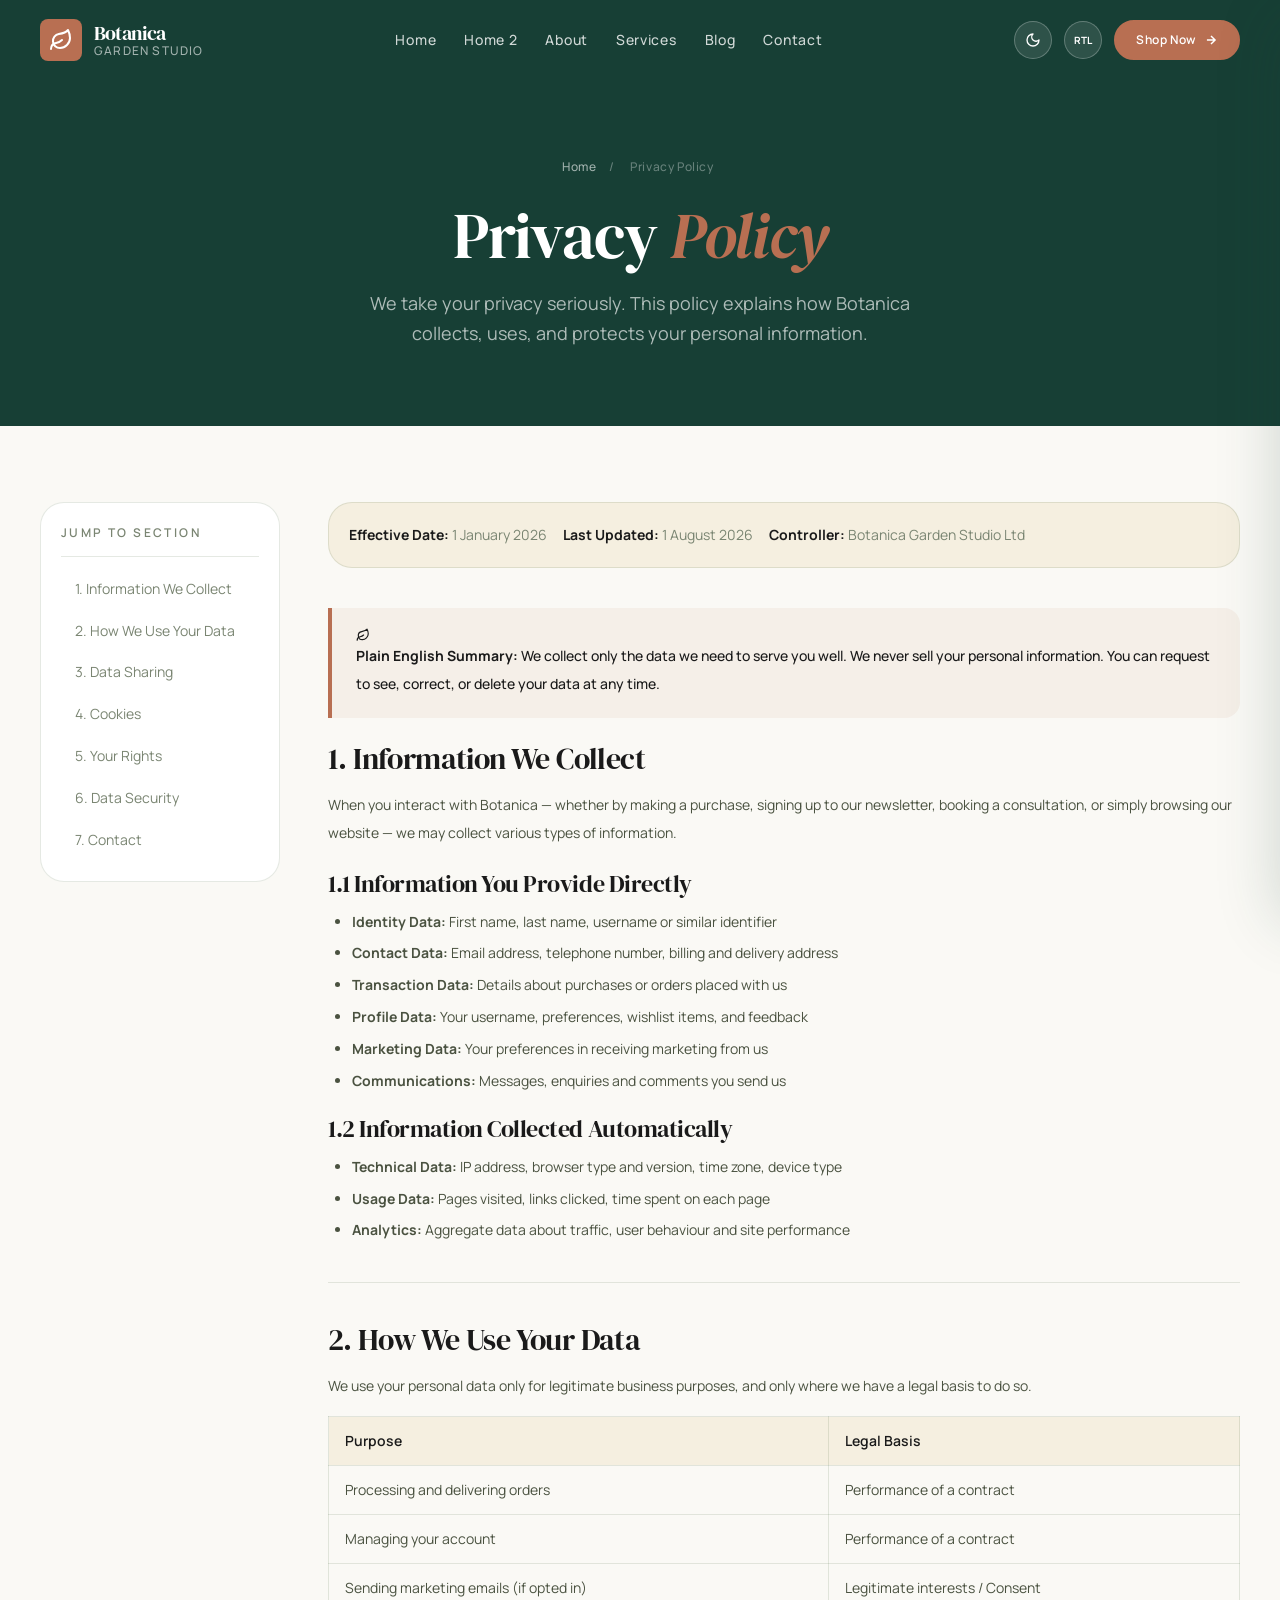
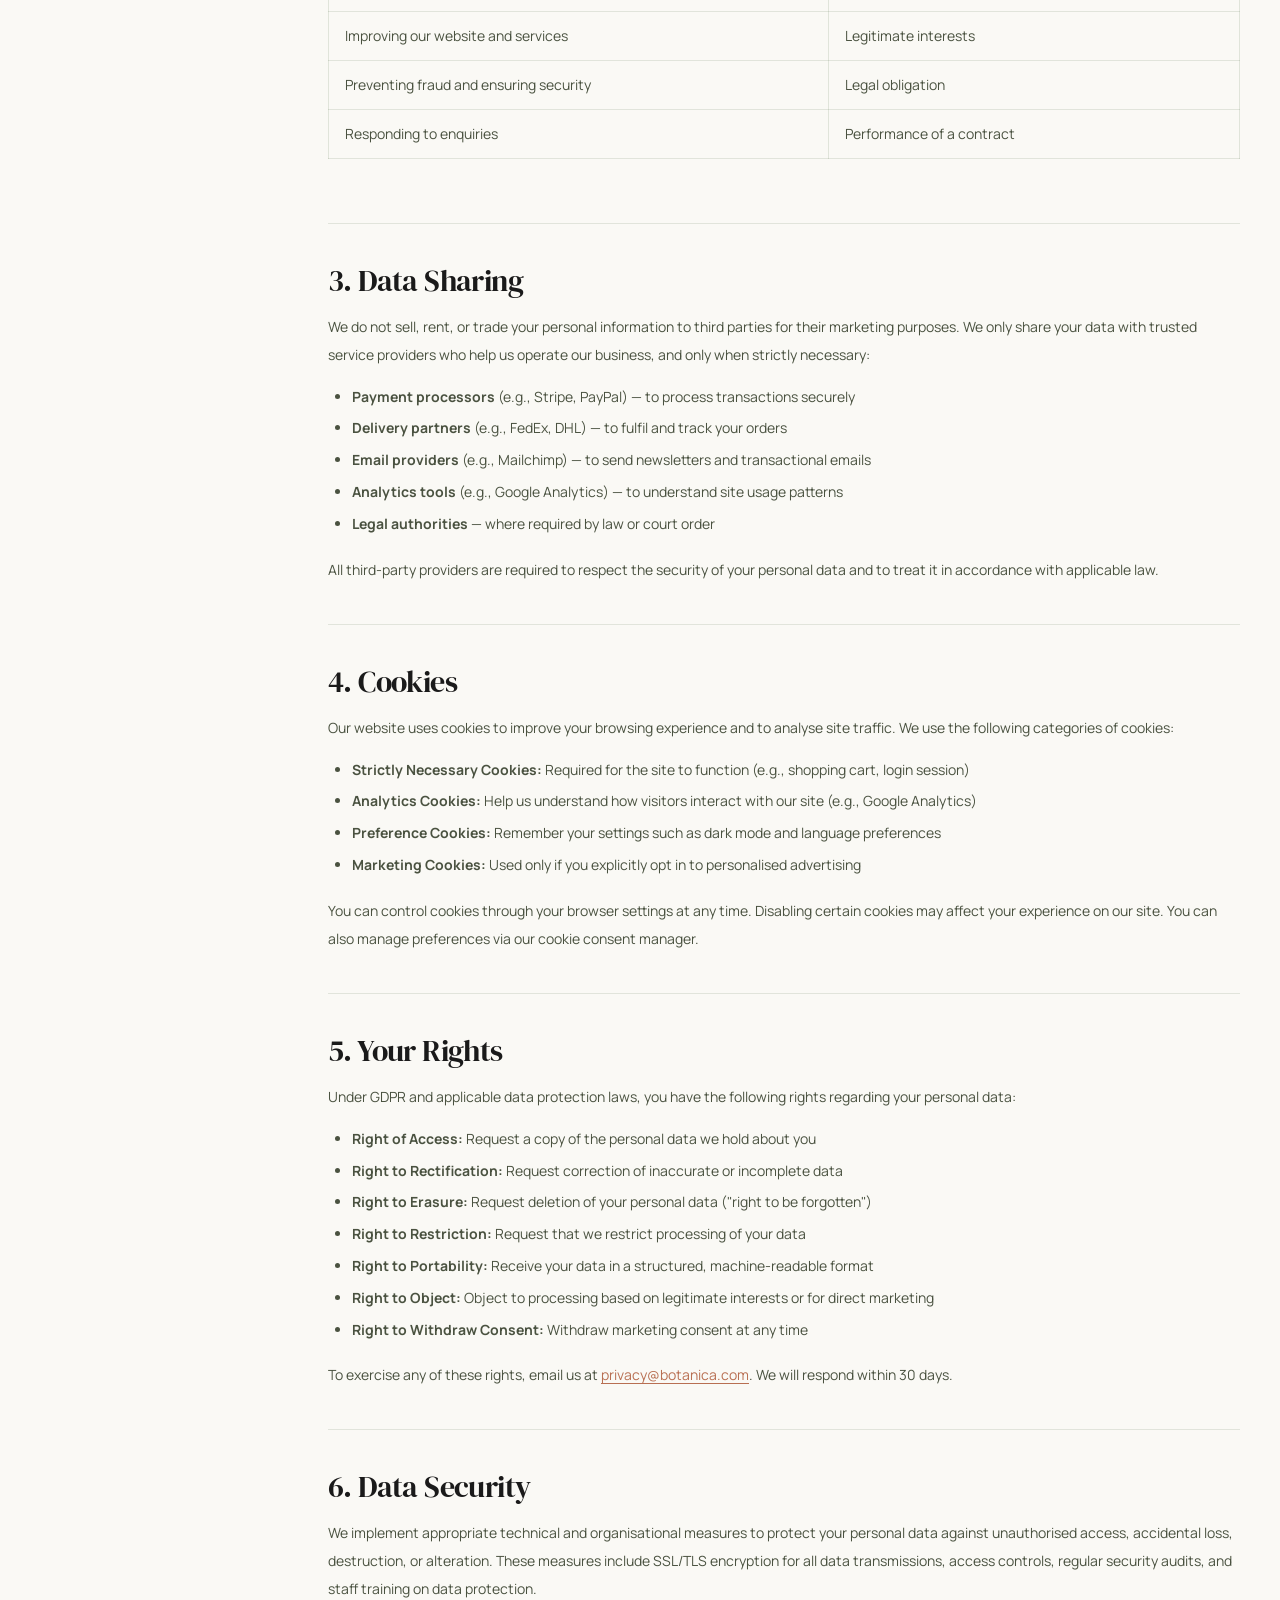
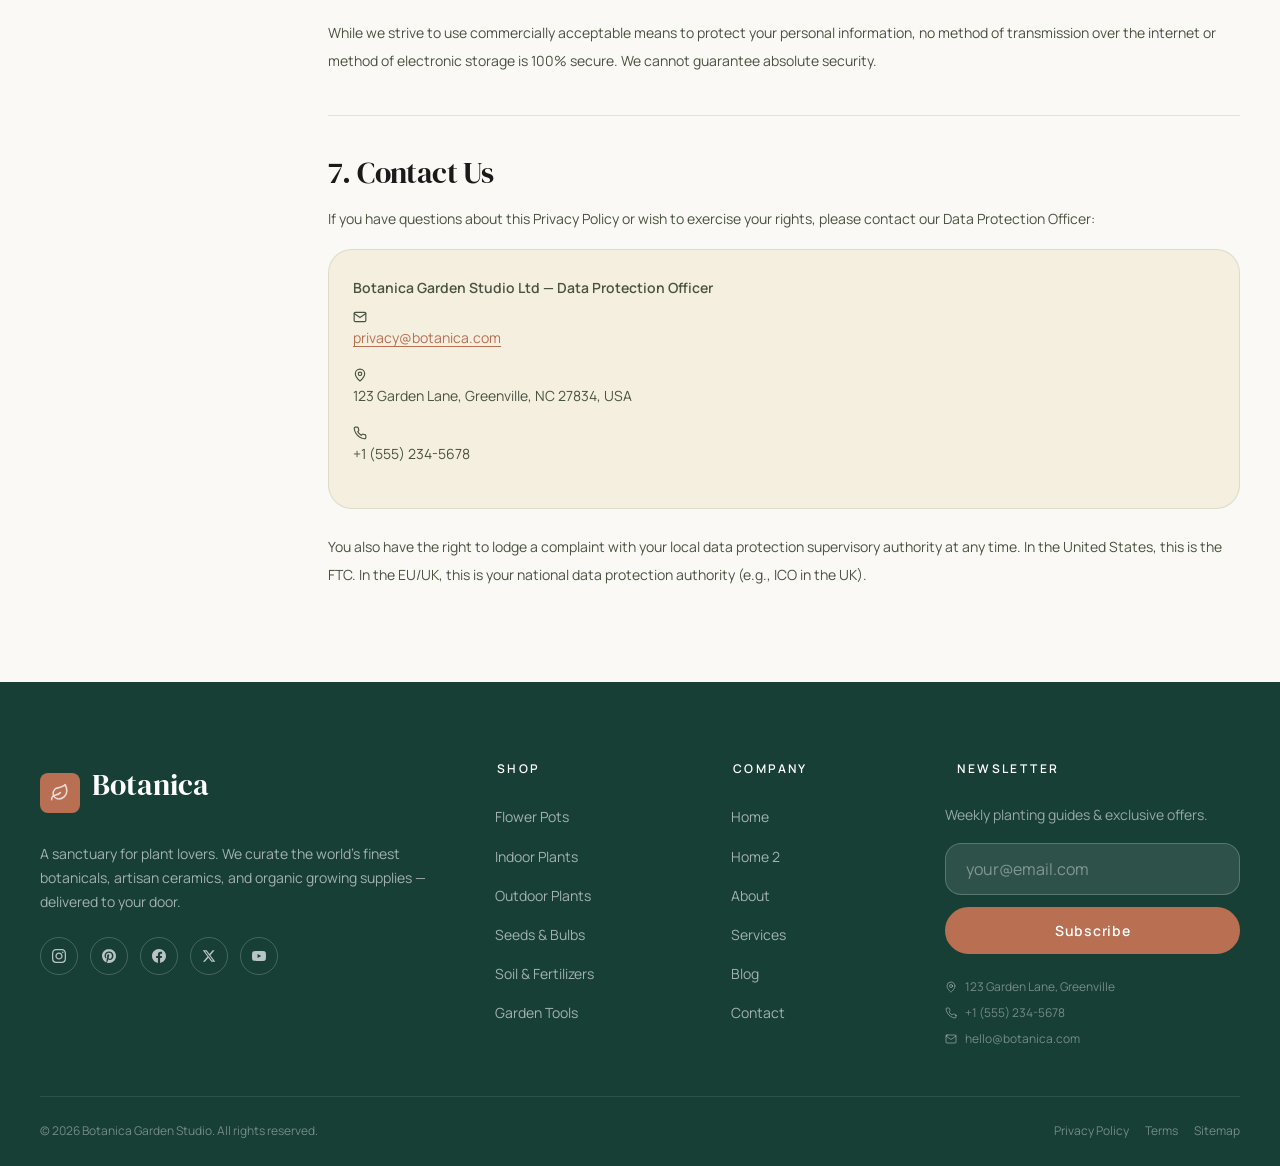
<file: privacy-policy.html>
<!DOCTYPE html>
<html lang="en" dir="ltr" data-theme="light">
<head>
  <meta charset="UTF-8" />
  <meta name="viewport" content="width=device-width, initial-scale=1.0" />
  <meta name="description" content="Botanica Privacy Policy — How we collect, use, and protect your personal data in accordance with GDPR and applicable privacy laws." />
  <title>Privacy Policy — Botanica Garden Studio</title>
  <script>document.documentElement.classList.add('js');</script>
  <link rel="icon" type="image/svg+xml" href="favicon.svg" />
  <link rel="preconnect" href="https://fonts.googleapis.com" />
  <link rel="preconnect" href="https://fonts.gstatic.com" crossorigin />
  <link href="https://fonts.googleapis.com/css2?family=DM+Serif+Display:ital@0;1&family=Manrope:wght@300;400;500;600;700;800&display=swap" rel="stylesheet" />
  <link rel="stylesheet" href="css/variables.css" />
  <link rel="stylesheet" href="css/reset.css" />
  <link rel="stylesheet" href="css/animations.css" />
  <link rel="stylesheet" href="css/components.css" />
  <link rel="stylesheet" href="css/dark-mode.css" />
  <link rel="stylesheet" href="css/rtl.css" />
  <style>
    .legal-layout {
      display: grid;
      grid-template-columns: 240px 1fr;
      gap: var(--space-12);
      align-items: start;
    }

    @media (max-width: 1024px) {
      .legal-layout { grid-template-columns: 1fr; gap: var(--space-6); }
      .legal-toc { display: none; }
    }

    .legal-toc {
      position: sticky;
      top: calc(var(--navbar-height-scrolled) + var(--space-6));
      background: var(--color-bg-card);
      border: 1px solid var(--color-border);
      border-radius: var(--radius-xl);
      padding: var(--space-5);
    }

    .legal-toc__title {
      font-size: var(--text-xs);
      font-weight: var(--weight-semibold);
      letter-spacing: var(--tracking-widest);
      text-transform: uppercase;
      color: var(--color-text-muted);
      margin-bottom: var(--space-3);
      padding-bottom: var(--space-3);
      border-bottom: 1px solid var(--color-border);
    }

    .legal-toc a {
      display: block;
      padding: var(--space-2) var(--space-3);
      font-size: var(--text-sm);
      color: var(--color-text-muted);
      border-radius: var(--radius-md);
      margin-bottom: 2px;
      border-left: 2px solid transparent;
      transition: color var(--duration-fast), background var(--duration-fast), border-color var(--duration-fast);
    }

    .legal-toc a:hover {
      color: var(--color-terracotta);
      background: rgba(184,111,82,0.06);
      border-left-color: var(--color-terracotta);
    }

    .legal-meta {
      display: flex;
      gap: var(--space-4);
      flex-wrap: wrap;
      margin-bottom: var(--space-10);
      padding: var(--space-5);
      background: var(--color-bg-alt);
      border-radius: var(--radius-xl);
      border: 1px solid var(--color-border);
      font-size: var(--text-sm);
      color: var(--color-text-muted);
    }

    @media (max-width: 480px) {
      .legal-meta { padding: var(--space-4); gap: var(--space-2); margin-bottom: var(--space-6); font-size: var(--text-xs); }
    }

    .legal-meta strong { color: var(--color-text-primary); }

    .legal-body h2 {
      font-family: var(--font-serif);
      font-size: var(--text-2xl);
      color: var(--color-text-primary);
      margin: var(--space-10) 0 var(--space-4);
      padding-top: var(--space-10);
      border-top: 1px solid var(--color-border);
    }

    .legal-body h2:first-of-type { border-top: none; padding-top: 0; margin-top: 0; }

    @media (max-width: 480px) {
      .legal-body h2 { font-size: var(--text-xl); margin: var(--space-6) 0 var(--space-3); padding-top: var(--space-6); }
    }

    .legal-body h3 {
      font-family: var(--font-serif);
      font-size: var(--text-xl);
      color: var(--color-text-primary);
      margin: var(--space-6) 0 var(--space-3);
    }

    @media (max-width: 480px) {
      .legal-body h3 { font-size: var(--text-lg); }
    }

    .legal-body p {
      font-size: var(--text-sm);
      line-height: var(--leading-loose);
      color: var(--color-text-secondary);
      margin-bottom: var(--space-4);
    }

    .legal-body ul {
      list-style: disc;
      padding-left: var(--space-6);
      margin-bottom: var(--space-5);
    }

    @media (max-width: 360px) {
      .legal-body ul { padding-left: var(--space-4); }
    }

    .legal-body li {
      font-size: var(--text-sm);
      color: var(--color-text-secondary);
      line-height: var(--leading-relaxed);
      margin-bottom: var(--space-2);
    }

    .legal-body a { color: var(--color-terracotta); text-decoration: underline; text-underline-offset: 3px; }

    .legal-highlight {
      background: rgba(184, 111, 82, 0.08);
      border-left: 4px solid var(--color-terracotta);
      border-radius: 0 var(--radius-lg) var(--radius-lg) 0;
      padding: var(--space-5) var(--space-6);
      margin-block: var(--space-6);
    }

    @media (max-width: 480px) {
      .legal-highlight { padding: var(--space-4); margin-block: var(--space-4); }
    }

    .legal-highlight p { color: var(--color-text-primary) !important; font-weight: var(--weight-medium); margin: 0; }

    .legal-data-table {
      width: 100%;
      border-collapse: collapse;
      margin-bottom: var(--space-6);
      font-size: var(--text-sm);
      min-width: 380px;
    }

    .legal-data-table th {
      text-align: left;
      padding: var(--space-3) var(--space-4);
      background: var(--color-bg-alt);
      border: 1px solid var(--color-border);
      font-weight: var(--weight-semibold);
      color: var(--color-text-primary);
      font-family: var(--font-sans);
    }

    .legal-data-table td {
      padding: var(--space-3) var(--space-4);
      border: 1px solid var(--color-border);
      color: var(--color-text-secondary);
      line-height: var(--leading-relaxed);
    }
  </style>
</head>
<body>
  <a href="#main" class="skip-link">Skip to main content</a>
  <div class="page-transition" aria-hidden="true"></div>
  <div class="toast-container" role="alert" aria-live="polite"></div>

  <header class="navbar is-transparent" role="banner">
    <div class="navbar__inner">
      <a href="index.html" class="navbar__logo">
        <div class="navbar__logo-icon"><svg width="1em" height="1em" viewBox="0 0 24 24" fill="none" stroke="currentColor" stroke-width="2" stroke-linecap="round" stroke-linejoin="round" aria-hidden="true" style="vertical-align:-0.125em"><path d="M11 20A7 7 0 0 1 9.8 6.1C15.5 5 17 4.48 19 2c1 2 2 4.18 2 8 0 5.5-4.78 10-10 10Z"/><path d="M2 21c0-3 1.85-5.36 5.08-6C9.5 14.52 12 13 13 12"/></svg></div>
        <div class="navbar__logo-text">
          <span class="navbar__logo-name">Botanica</span>
          <span class="navbar__logo-tagline">Garden Studio</span>
        </div>
      </a>
      <nav class="navbar__nav" aria-label="Main navigation">
        <a href="index.html" class="navbar__link">Home</a>
        <a href="home2.html" class="navbar__link">Home 2</a>
        <a href="about.html" class="navbar__link">About</a>
        <a href="services.html" class="navbar__link">Services</a>
        <a href="blog.html" class="navbar__link">Blog</a>
        <a href="contact.html" class="navbar__link">Contact</a>
      </nav>
      <div class="navbar__actions">
        <button class="theme-toggle" data-theme-toggle aria-label="Toggle theme" title="Toggle theme"><svg width="1em" height="1em" viewBox="0 0 24 24" fill="none" stroke="currentColor" stroke-width="2" stroke-linecap="round" stroke-linejoin="round" aria-hidden="true" style="vertical-align:-0.125em"><path d="M12 3a6 6 0 0 0 9 9 9 9 0 1 1-9-9Z"/></svg></button>
        <button class="rtl-toggle" data-rtl-toggle aria-label="Toggle RTL" title="Toggle RTL/LTR">RTL</button>
        <a href="contact.html" class="btn btn--primary btn--sm btn-ripple">
          Shop Now
          <svg width="14" height="14" viewBox="0 0 24 24" fill="none" stroke="currentColor" stroke-width="2.5" aria-hidden="true"><path d="M5 12h14M12 5l7 7-7 7"/></svg>
        </a>
      </div>
      <button class="navbar__hamburger" aria-label="Open menu" aria-expanded="false"><span></span><span></span><span></span></button>
    </div>
  </header>

  <div class="navbar__overlay" aria-hidden="true"></div>
  <nav class="navbar__mobile-menu" role="navigation" aria-label="Mobile navigation">
    <div class="mobile-menu__header">
      <a href="index.html" class="navbar__logo"><div class="navbar__logo-icon"><svg width="1em" height="1em" viewBox="0 0 24 24" fill="none" stroke="currentColor" stroke-width="2" stroke-linecap="round" stroke-linejoin="round" aria-hidden="true" style="vertical-align:-0.125em"><path d="M11 20A7 7 0 0 1 9.8 6.1C15.5 5 17 4.48 19 2c1 2 2 4.18 2 8 0 5.5-4.78 10-10 10Z"/><path d="M2 21c0-3 1.85-5.36 5.08-6C9.5 14.52 12 13 13 12"/></svg></div><div class="navbar__logo-text"><span class="navbar__logo-name" style="color:var(--color-text-primary)">Botanica</span></div></a>
      <button class="mobile-menu__close" aria-label="Close menu">✕</button>
    </div>
    <div class="mobile-menu__nav">
      <a href="index.html" class="mobile-menu__link">Home <span>→</span></a>
      <a href="home2.html" class="mobile-menu__link">Home 2 <span>→</span></a>
      <a href="about.html" class="mobile-menu__link">About <span>→</span></a>
      <a href="services.html" class="mobile-menu__link">Services <span>→</span></a>
      <a href="blog.html" class="mobile-menu__link">Blog <span>→</span></a>
      <a href="contact.html" class="mobile-menu__link">Contact <span>→</span></a>
    </div>
    <div class="mobile-menu__footer"><a href="contact.html" class="btn btn--primary w-full" style="justify-content:center">Shop Now</a></div>
  </nav>

  <main id="main">

    <!-- SECTION 1: HERO -->
    <section class="page-hero" style="background-image:url('https://images.unsplash.com/photo-1473448912268-2022ce9509d8?w=1600&q=80&auto=format&fit=crop')">
      <div class="container">
        <div class="page-hero__content">
          <nav class="page-hero__breadcrumb" aria-label="Breadcrumb"><a href="index.html">Home</a><span>/</span><span class="page-hero__breadcrumb-current">Privacy Policy</span></nav>
          <h1 class="page-hero__title">Privacy <em style="color:var(--color-terracotta)">Policy</em></h1>
          <p class="page-hero__subtitle">We take your privacy seriously. This policy explains how Botanica collects, uses, and protects your personal information.</p>
        </div>
      </div>
    </section>

    <!-- SECTION 2-6: POLICY CONTENT -->
    <section class="section" aria-label="Privacy policy content">
      <div class="container">
        <div class="legal-layout">
          <nav class="legal-toc" aria-label="Policy sections">
            <p class="legal-toc__title">Jump to Section</p>
            <a href="#pp-collection">1. Information We Collect</a>
            <a href="#pp-use">2. How We Use Your Data</a>
            <a href="#pp-sharing">3. Data Sharing</a>
            <a href="#pp-cookies">4. Cookies</a>
            <a href="#pp-rights">5. Your Rights</a>
            <a href="#pp-security">6. Data Security</a>
            <a href="#pp-contact">7. Contact</a>
          </nav>

          <div>
            <div class="legal-meta">
              <span><strong>Effective Date:</strong> 1 January 2026</span>
              <span><strong>Last Updated:</strong> 1 August 2026</span>
              <span><strong>Controller:</strong> Botanica Garden Studio Ltd</span>
            </div>

            <div class="legal-body">
              <div class="legal-highlight">
                <p><svg width="1em" height="1em" viewBox="0 0 24 24" fill="none" stroke="currentColor" stroke-width="2" stroke-linecap="round" stroke-linejoin="round" aria-hidden="true" style="vertical-align:-0.125em"><path d="M11 20A7 7 0 0 1 9.8 6.1C15.5 5 17 4.48 19 2c1 2 2 4.18 2 8 0 5.5-4.78 10-10 10Z"/><path d="M2 21c0-3 1.85-5.36 5.08-6C9.5 14.52 12 13 13 12"/></svg> <strong>Plain English Summary:</strong> We collect only the data we need to serve you well. We never sell your personal information. You can request to see, correct, or delete your data at any time.</p>
              </div>

              <!-- SECTION 2 -->
              <h2 id="pp-collection">1. Information We Collect</h2>
              <p>When you interact with Botanica — whether by making a purchase, signing up to our newsletter, booking a consultation, or simply browsing our website — we may collect various types of information.</p>
              <h3>1.1 Information You Provide Directly</h3>
              <ul>
                <li><strong>Identity Data:</strong> First name, last name, username or similar identifier</li>
                <li><strong>Contact Data:</strong> Email address, telephone number, billing and delivery address</li>
                <li><strong>Transaction Data:</strong> Details about purchases or orders placed with us</li>
                <li><strong>Profile Data:</strong> Your username, preferences, wishlist items, and feedback</li>
                <li><strong>Marketing Data:</strong> Your preferences in receiving marketing from us</li>
                <li><strong>Communications:</strong> Messages, enquiries and comments you send us</li>
              </ul>
              <h3>1.2 Information Collected Automatically</h3>
              <ul>
                <li><strong>Technical Data:</strong> IP address, browser type and version, time zone, device type</li>
                <li><strong>Usage Data:</strong> Pages visited, links clicked, time spent on each page</li>
                <li><strong>Analytics:</strong> Aggregate data about traffic, user behaviour and site performance</li>
              </ul>

              <!-- SECTION 3 -->
              <h2 id="pp-use">2. How We Use Your Data</h2>
              <p>We use your personal data only for legitimate business purposes, and only where we have a legal basis to do so.</p>
              <div class="table-responsive">
              <table class="legal-data-table">
                <thead>
                  <tr><th>Purpose</th><th>Legal Basis</th></tr>
                </thead>
                <tbody>
                  <tr><td>Processing and delivering orders</td><td>Performance of a contract</td></tr>
                  <tr><td>Managing your account</td><td>Performance of a contract</td></tr>
                  <tr><td>Sending marketing emails (if opted in)</td><td>Legitimate interests / Consent</td></tr>
                  <tr><td>Improving our website and services</td><td>Legitimate interests</td></tr>
                  <tr><td>Preventing fraud and ensuring security</td><td>Legal obligation</td></tr>
                  <tr><td>Responding to enquiries</td><td>Performance of a contract</td></tr>
                </tbody>
              </table>
              </div>

              <!-- SECTION 4 -->
              <h2 id="pp-sharing">3. Data Sharing</h2>
              <p>We do not sell, rent, or trade your personal information to third parties for their marketing purposes. We only share your data with trusted service providers who help us operate our business, and only when strictly necessary:</p>
              <ul>
                <li><strong>Payment processors</strong> (e.g., Stripe, PayPal) — to process transactions securely</li>
                <li><strong>Delivery partners</strong> (e.g., FedEx, DHL) — to fulfil and track your orders</li>
                <li><strong>Email providers</strong> (e.g., Mailchimp) — to send newsletters and transactional emails</li>
                <li><strong>Analytics tools</strong> (e.g., Google Analytics) — to understand site usage patterns</li>
                <li><strong>Legal authorities</strong> — where required by law or court order</li>
              </ul>
              <p>All third-party providers are required to respect the security of your personal data and to treat it in accordance with applicable law.</p>

              <!-- SECTION 5 -->
              <h2 id="pp-cookies">4. Cookies</h2>
              <p>Our website uses cookies to improve your browsing experience and to analyse site traffic. We use the following categories of cookies:</p>
              <ul>
                <li><strong>Strictly Necessary Cookies:</strong> Required for the site to function (e.g., shopping cart, login session)</li>
                <li><strong>Analytics Cookies:</strong> Help us understand how visitors interact with our site (e.g., Google Analytics)</li>
                <li><strong>Preference Cookies:</strong> Remember your settings such as dark mode and language preferences</li>
                <li><strong>Marketing Cookies:</strong> Used only if you explicitly opt in to personalised advertising</li>
              </ul>
              <p>You can control cookies through your browser settings at any time. Disabling certain cookies may affect your experience on our site. You can also manage preferences via our cookie consent manager.</p>

              <!-- SECTION 6 -->
              <h2 id="pp-rights">5. Your Rights</h2>
              <p>Under GDPR and applicable data protection laws, you have the following rights regarding your personal data:</p>
              <ul>
                <li><strong>Right of Access:</strong> Request a copy of the personal data we hold about you</li>
                <li><strong>Right to Rectification:</strong> Request correction of inaccurate or incomplete data</li>
                <li><strong>Right to Erasure:</strong> Request deletion of your personal data ("right to be forgotten")</li>
                <li><strong>Right to Restriction:</strong> Request that we restrict processing of your data</li>
                <li><strong>Right to Portability:</strong> Receive your data in a structured, machine-readable format</li>
                <li><strong>Right to Object:</strong> Object to processing based on legitimate interests or for direct marketing</li>
                <li><strong>Right to Withdraw Consent:</strong> Withdraw marketing consent at any time</li>
              </ul>
              <p>To exercise any of these rights, email us at <a href="mailto:privacy@botanica.com">privacy@botanica.com</a>. We will respond within 30 days.</p>

              <!-- SECTION 7 -->
              <h2 id="pp-security">6. Data Security</h2>
              <p>We implement appropriate technical and organisational measures to protect your personal data against unauthorised access, accidental loss, destruction, or alteration. These measures include SSL/TLS encryption for all data transmissions, access controls, regular security audits, and staff training on data protection.</p>
              <p>While we strive to use commercially acceptable means to protect your personal information, no method of transmission over the internet or method of electronic storage is 100% secure. We cannot guarantee absolute security.</p>

              <!-- SECTION 8 -->
              <h2 id="pp-contact">7. Contact Us</h2>
              <p>If you have questions about this Privacy Policy or wish to exercise your rights, please contact our Data Protection Officer:</p>
              <div style="background:var(--color-bg-alt);border-radius:var(--radius-xl);padding:var(--space-6);border:1px solid var(--color-border)">
                <p style="font-weight:var(--weight-semibold);margin-bottom:var(--space-2)">Botanica Garden Studio Ltd — Data Protection Officer</p>
                <p><svg width="1em" height="1em" viewBox="0 0 24 24" fill="none" stroke="currentColor" stroke-width="2" stroke-linecap="round" stroke-linejoin="round" aria-hidden="true" style="vertical-align:-0.125em"><path d="M4 4h16a2 2 0 0 1 2 2v12a2 2 0 0 1-2 2H4a2 2 0 0 1-2-2V6a2 2 0 0 1 2-2z"/><path d="m22 6-10 7L2 6"/></svg> <a href="mailto:privacy@botanica.com">privacy@botanica.com</a></p>
                <p><svg width="1em" height="1em" viewBox="0 0 24 24" fill="none" stroke="currentColor" stroke-width="2" stroke-linecap="round" stroke-linejoin="round" aria-hidden="true" style="vertical-align:-0.125em"><path d="M20 10c0 4.993-5.539 10.193-7.399 11.799a1 1 0 0 1-1.202 0C9.539 20.193 4 14.993 4 10a8 8 0 0 1 16 0"/><circle cx="12" cy="10" r="3"/></svg> 123 Garden Lane, Greenville, NC 27834, USA</p>
                <p><svg width="1em" height="1em" viewBox="0 0 24 24" fill="none" stroke="currentColor" stroke-width="2" stroke-linecap="round" stroke-linejoin="round" aria-hidden="true" style="vertical-align:-0.125em"><path d="M22 16.92v3a2 2 0 0 1-2.18 2 19.79 19.79 0 0 1-8.63-3.07 19.5 19.5 0 0 1-6-6 19.79 19.79 0 0 1-3.07-8.67A2 2 0 0 1 4.11 2h3a2 2 0 0 1 2 1.72 12.84 12.84 0 0 0 .7 2.81 2 2 0 0 1-.45 2.11L8.09 9.91a16 16 0 0 0 6 6l1.27-1.27a2 2 0 0 1 2.11-.45 12.84 12.84 0 0 0 2.81.7A2 2 0 0 1 22 16.92z"/></svg> +1 (555) 234-5678</p>
              </div>
              <p style="margin-top:var(--space-6)">You also have the right to lodge a complaint with your local data protection supervisory authority at any time. In the United States, this is the FTC. In the EU/UK, this is your national data protection authority (e.g., ICO in the UK).</p>
            </div>
          </div>
        </div>
      </div>
    </section>

  </main>

  <footer class="footer" role="contentinfo">
    <div class="container">
      <div class="footer__grid">
        <div>
          <div style="display:flex;align-items:center;gap:var(--space-3);margin-bottom:var(--space-4)">
            <div style="width:40px;height:40px;background:var(--color-terracotta);border-radius:var(--radius-md);display:flex;align-items:center;justify-content:center;font-size:1.2rem"><svg width="1em" height="1em" viewBox="0 0 24 24" fill="none" stroke="currentColor" stroke-width="2" stroke-linecap="round" stroke-linejoin="round" aria-hidden="true" style="vertical-align:-0.125em"><path d="M11 20A7 7 0 0 1 9.8 6.1C15.5 5 17 4.48 19 2c1 2 2 4.18 2 8 0 5.5-4.78 10-10 10Z"/><path d="M2 21c0-3 1.85-5.36 5.08-6C9.5 14.52 12 13 13 12"/></svg></div>
            <p class="footer__brand-name">Botanica</p>
          </div>
          <p class="footer__brand-desc">A sanctuary for plant lovers. We curate the world's finest botanicals, artisan ceramics, and organic growing supplies — delivered to your door.</p>
          <div class="footer__socials">
            <a href="#" class="footer__social-link" aria-label="Instagram"><svg width="1em" height="1em" viewBox="0 0 24 24" fill="currentColor" aria-hidden="true" style="vertical-align:-0.125em"><path d="M12 2.163c3.204 0 3.584.012 4.85.07 3.252.148 4.771 1.691 4.919 4.919.058 1.265.069 1.645.069 4.849 0 3.205-.012 3.584-.069 4.849-.149 3.225-1.664 4.771-4.919 4.919-1.266.058-1.644.07-4.85.07-3.204 0-3.584-.012-4.849-.07-3.26-.149-4.771-1.699-4.919-4.92-.058-1.265-.07-1.644-.07-4.849 0-3.204.013-3.583.07-4.849.149-3.227 1.664-4.771 4.919-4.919 1.266-.057 1.645-.069 4.849-.069zm0-2.163c-3.259 0-3.667.014-4.947.072-4.358.2-6.78 2.618-6.98 6.98-.059 1.281-.073 1.689-.073 4.948 0 3.259.014 3.668.072 4.948.2 4.358 2.618 6.78 6.98 6.98 1.281.058 1.689.072 4.948.072 3.259 0 3.668-.014 4.948-.072 4.354-.2 6.782-2.618 6.979-6.98.059-1.28.073-1.689.073-4.948 0-3.259-.014-3.667-.072-4.947-.196-4.354-2.617-6.78-6.979-6.98-1.281-.059-1.69-.073-4.949-.073zm0 5.838c-3.403 0-6.162 2.759-6.162 6.162s2.759 6.163 6.162 6.163 6.162-2.759 6.162-6.163c0-3.403-2.759-6.162-6.162-6.162zm0 10.162c-2.209 0-4-1.79-4-4 0-2.209 1.791-4 4-4s4 1.791 4 4c0 2.21-1.791 4-4 4zm6.406-11.845c-.796 0-1.441.645-1.441 1.44s.645 1.44 1.441 1.44c.795 0 1.439-.645 1.439-1.44s-.644-1.44-1.439-1.44z"/></svg></a>
            <a href="#" class="footer__social-link" aria-label="Pinterest"><svg width="1em" height="1em" viewBox="0 0 24 24" fill="currentColor" aria-hidden="true" style="vertical-align:-0.125em"><path d="M12.017 0C5.396 0 .029 5.367.029 11.987c0 5.079 3.158 9.417 7.618 11.162-.105-.949-.199-2.403.041-3.439.219-.937 1.406-5.957 1.406-5.957s-.359-.72-.359-1.781c0-1.663.967-2.911 2.168-2.911 1.024 0 1.518.769 1.518 1.688 0 1.029-.653 2.567-.992 3.992-.285 1.193.6 2.165 1.775 2.165 2.128 0 3.768-2.245 3.768-5.487 0-2.861-2.063-4.869-5.008-4.869-3.41 0-5.409 2.562-5.409 5.199 0 1.033.394 2.143.889 2.741.099.12.112.225.085.345-.09.375-.293 1.199-.334 1.363-.053.225-.172.271-.401.165-1.495-.69-2.433-2.878-2.433-4.646 0-3.776 2.748-7.252 7.92-7.252 4.158 0 7.392 2.967 7.392 6.923 0 4.135-2.607 7.462-6.233 7.462-1.214 0-2.354-.629-2.758-1.379l-.749 2.848c-.269 1.045-1.004 2.352-1.498 3.146 1.123.345 2.306.535 3.55.535 6.607 0 11.985-5.365 11.985-11.987C23.97 5.39 18.592.026 11.985.026L12.017 0z"/></svg></a>
            <a href="#" class="footer__social-link" aria-label="Facebook"><svg width="1em" height="1em" viewBox="0 0 24 24" fill="currentColor" aria-hidden="true" style="vertical-align:-0.125em"><path d="M24 12.073c0-6.627-5.373-12-12-12s-12 5.373-12 12c0 5.99 4.388 10.954 10.125 11.854v-8.385H7.078v-3.47h3.047V9.43c0-3.007 1.792-4.669 4.533-4.669 1.312 0 2.686.235 2.686.235v2.953H15.83c-1.491 0-1.956.925-1.956 1.874v2.25h3.328l-.532 3.47h-2.796v8.385C19.612 23.027 24 18.062 24 12.073z"/></svg></a>
            <a href="#" class="footer__social-link" aria-label="Twitter"><svg width="1em" height="1em" viewBox="0 0 24 24" fill="currentColor" aria-hidden="true" style="vertical-align:-0.125em"><path d="M18.244 2.25h3.308l-7.227 8.26 8.502 11.24H16.17l-5.214-6.817L4.99 21.75H1.68l7.73-8.835L1.254 2.25H8.08l4.713 6.231zm-1.161 17.52h1.833L7.084 4.126H5.117z"/></svg></a>
            <a href="#" class="footer__social-link" aria-label="YouTube"><svg width="1em" height="1em" viewBox="0 0 24 24" fill="currentColor" aria-hidden="true" style="vertical-align:-0.125em"><path d="M23.498 6.186a3.016 3.016 0 0 0-2.122-2.136C19.505 3.545 12 3.545 12 3.545s-7.505 0-9.377.505A3.017 3.017 0 0 0 .502 6.186C0 8.07 0 12 0 12s0 3.93.502 5.814a3.016 3.016 0 0 0 2.122 2.136c1.871.505 9.376.505 9.376.505s7.505 0 9.377-.505a3.015 3.015 0 0 0 2.122-2.136C24 15.93 24 12 24 12s0-3.93-.502-5.814zM9.545 15.568V8.432L15.818 12l-6.273 3.568z"/></svg></a>
          </div>
        </div>

        <div>
          <p class="footer__heading">Shop</p>
          <ul class="footer__links">
            <li><a href="services.html" class="footer__link">Flower Pots</a></li>
            <li><a href="services.html" class="footer__link">Indoor Plants</a></li>
            <li><a href="services.html" class="footer__link">Outdoor Plants</a></li>
            <li><a href="services.html" class="footer__link">Seeds & Bulbs</a></li>
            <li><a href="services.html" class="footer__link">Soil & Fertilizers</a></li>
            <li><a href="services.html" class="footer__link">Garden Tools</a></li>
          </ul>
        </div>

        <div>
          <p class="footer__heading">Company</p>
          <ul class="footer__links">
            <li><a href="index.html" class="footer__link">Home</a></li>
            <li><a href="home2.html" class="footer__link">Home 2</a></li>
            <li><a href="about.html" class="footer__link">About</a></li>
            <li><a href="services.html" class="footer__link">Services</a></li>
            <li><a href="blog.html" class="footer__link">Blog</a></li>
            <li><a href="contact.html" class="footer__link">Contact</a></li>
          </ul>
        </div>

        <div>
          <p class="footer__heading">Newsletter</p>
          <p style="font-size:var(--text-sm);color:rgba(255,255,255,0.55);margin-bottom:var(--space-4)">Weekly planting guides & exclusive offers.</p>
          <form data-newsletter-form class="footer__newsletter">
            <input type="email" class="form-control" placeholder="your@email.com" style="margin-bottom:var(--space-3)" />
            <button type="submit" class="btn btn--primary w-full" style="justify-content:center">Subscribe</button>
          </form>
          <div class="footer__contact-list">
            <p class="footer__contact-item"><svg width="1em" height="1em" viewBox="0 0 24 24" fill="none" stroke="currentColor" stroke-width="2" stroke-linecap="round" stroke-linejoin="round" aria-hidden="true" style="flex-shrink:0"><path d="M20 10c0 4.993-5.539 10.193-7.399 11.799a1 1 0 0 1-1.202 0C9.539 20.193 4 14.993 4 10a8 8 0 0 1 16 0"/><circle cx="12" cy="10" r="3"/></svg> 123 Garden Lane, Greenville</p>
            <p class="footer__contact-item"><svg width="1em" height="1em" viewBox="0 0 24 24" fill="none" stroke="currentColor" stroke-width="2" stroke-linecap="round" stroke-linejoin="round" aria-hidden="true" style="flex-shrink:0"><path d="M22 16.92v3a2 2 0 0 1-2.18 2 19.79 19.79 0 0 1-8.63-3.07 19.5 19.5 0 0 1-6-6 19.79 19.79 0 0 1-3.07-8.67A2 2 0 0 1 4.11 2h3a2 2 0 0 1 2 1.72 12.84 12.84 0 0 0 .7 2.81 2 2 0 0 1-.45 2.11L8.09 9.91a16 16 0 0 0 6 6l1.27-1.27a2 2 0 0 1 2.11-.45 12.84 12.84 0 0 0 2.81.7A2 2 0 0 1 22 16.92z"/></svg> +1 (555) 234-5678</p>
            <p class="footer__contact-item"><svg width="1em" height="1em" viewBox="0 0 24 24" fill="none" stroke="currentColor" stroke-width="2" stroke-linecap="round" stroke-linejoin="round" aria-hidden="true" style="flex-shrink:0"><path d="M4 4h16a2 2 0 0 1 2 2v12a2 2 0 0 1-2 2H4a2 2 0 0 1-2-2V6a2 2 0 0 1 2-2z"/><path d="m22 6-10 7L2 6"/></svg> hello@botanica.com</p>
          </div>
        </div>
      </div>

      <div class="footer__bottom">
        <p class="footer__copyright">© 2026 Botanica Garden Studio. All rights reserved.</p>
        <div class="footer__legal-links">
          <a href="privacy-policy.html" class="footer__legal-link">Privacy Policy</a>
          <a href="terms.html" class="footer__legal-link">Terms</a>
          <a href="sitemap.html" class="footer__legal-link">Sitemap</a>
        </div>
      </div>
    </div>
  </footer>

  <button class="back-to-top" aria-label="Back to top">↑</button>
  <script src="js/main.js"></script>
  <script src="js/animations.js"></script>
</body>
</html>
</file>
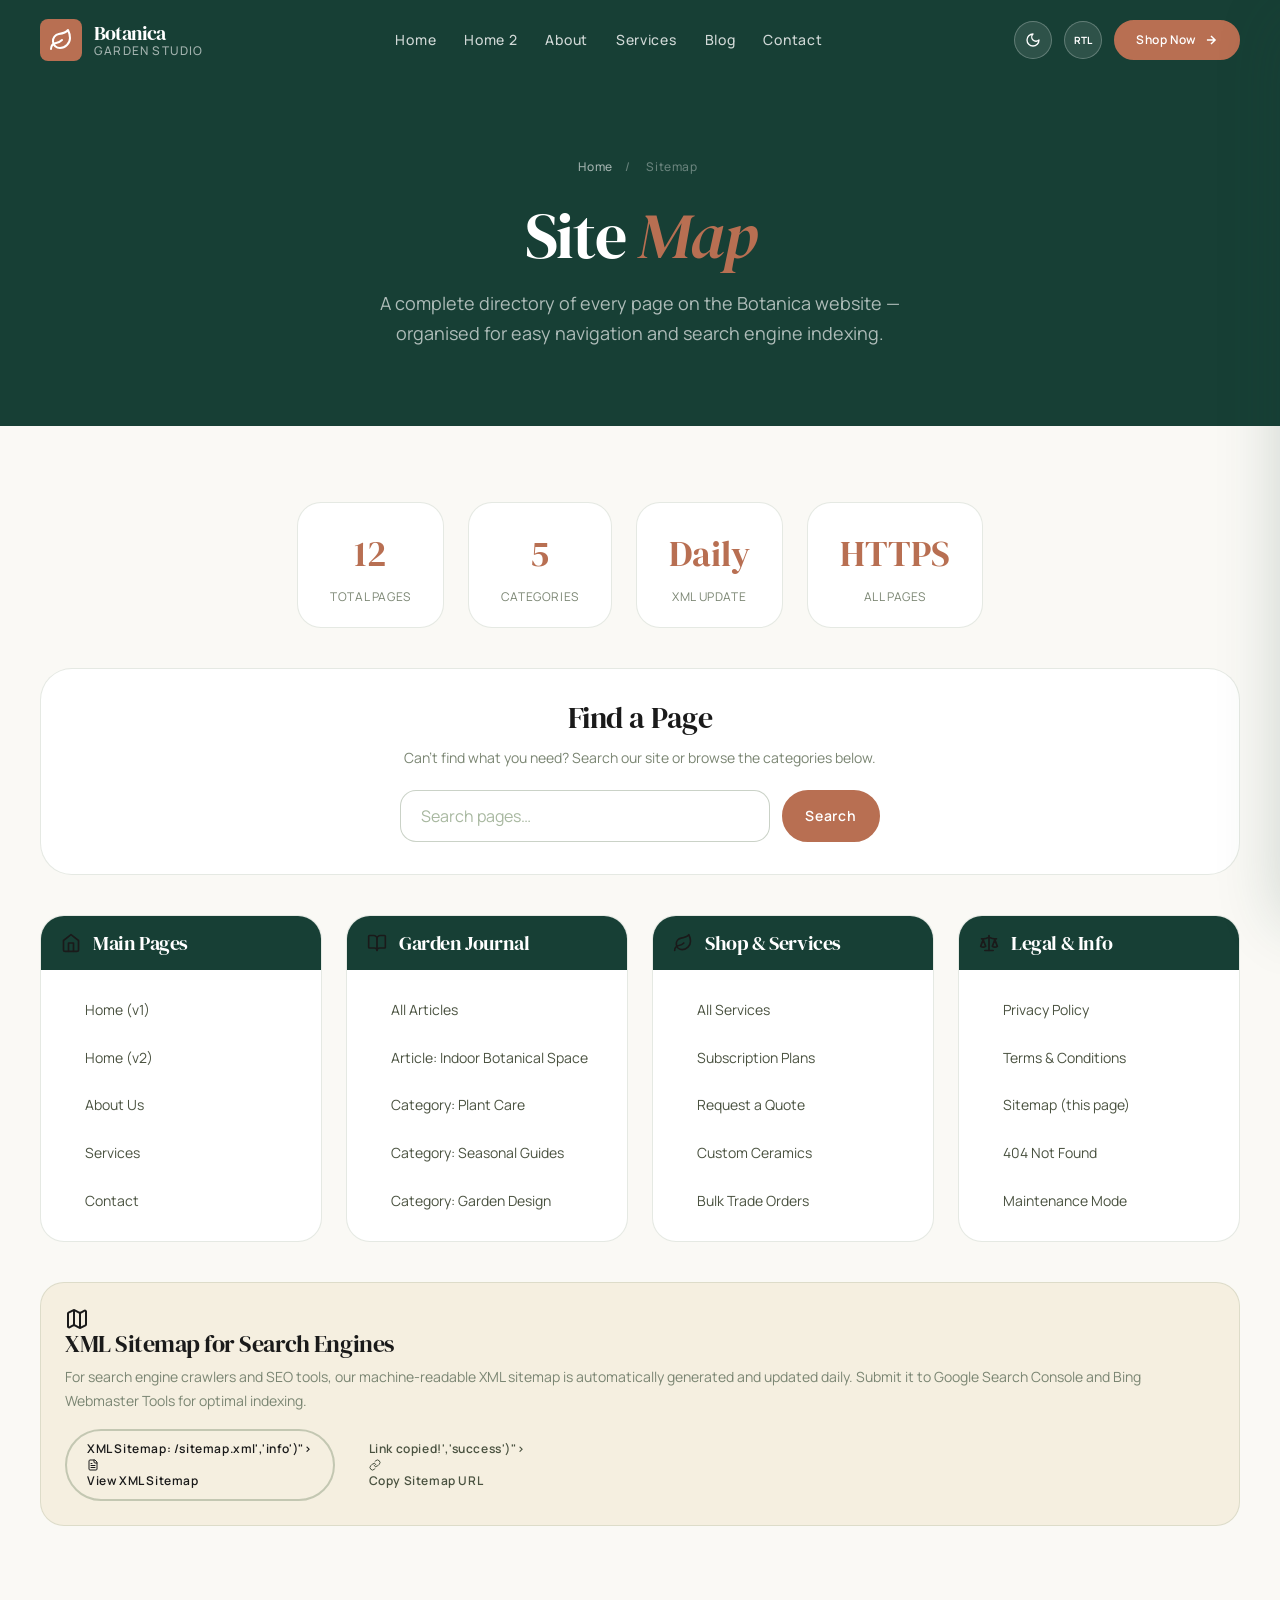
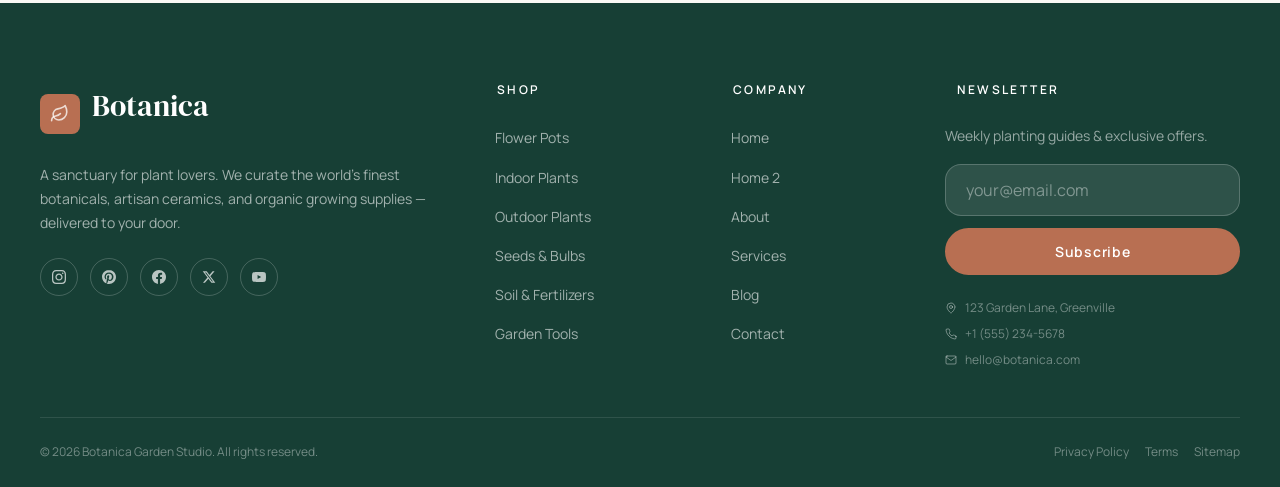
<file: sitemap.html>
<!DOCTYPE html>
<html lang="en" dir="ltr" data-theme="light">
<head>
  <meta charset="UTF-8" />
  <meta name="viewport" content="width=device-width, initial-scale=1.0" />
  <meta name="description" content="Botanica Sitemap — A complete directory of all pages on the Botanica Garden Studio website." />
  <title>Sitemap — Botanica Garden Studio</title>
  <script>document.documentElement.classList.add('js');</script>
  <link rel="icon" type="image/svg+xml" href="favicon.svg" />
  <link rel="preconnect" href="https://fonts.googleapis.com" />
  <link rel="preconnect" href="https://fonts.gstatic.com" crossorigin />
  <link href="https://fonts.googleapis.com/css2?family=DM+Serif+Display:ital@0;1&family=Manrope:wght@300;400;500;600;700;800&display=swap" rel="stylesheet" />
  <link rel="stylesheet" href="css/variables.css" />
  <link rel="stylesheet" href="css/reset.css" />
  <link rel="stylesheet" href="css/animations.css" />
  <link rel="stylesheet" href="css/components.css" />
  <link rel="stylesheet" href="css/dark-mode.css" />
  <link rel="stylesheet" href="css/rtl.css" />
  <style>
    .sitemap-grid {
      display: grid;
      grid-template-columns: repeat(4, 1fr);
      gap: var(--space-6);
    }

    @media (max-width: 1024px) { .sitemap-grid { grid-template-columns: repeat(2, 1fr); gap: var(--space-5); } }
    @media (max-width: 640px)  { .sitemap-grid { grid-template-columns: 1fr; gap: var(--space-4); } }

    .sitemap-group {
      background: var(--color-bg-card);
      border: 1px solid var(--color-border);
      border-radius: var(--radius-xl);
      overflow: hidden;
      transition: box-shadow var(--duration-normal);
    }

    .sitemap-group:hover { box-shadow: var(--shadow-md); }

    .sitemap-group__header {
      background: var(--color-forest);
      padding: var(--space-4) var(--space-5);
      display: flex;
      align-items: center;
      gap: var(--space-3);
    }

    .sitemap-group__icon { font-size: 1.25rem; }

    .sitemap-group__title {
      font-family: var(--font-serif);
      font-size: var(--text-lg);
      color: white;
    }

    .sitemap-group__links {
      padding: var(--space-4) var(--space-5);
      list-style: none;
    }

    .sitemap-link {
      display: flex;
      align-items: center;
      gap: var(--space-3);
      padding: var(--space-3) 0;
      border-bottom: 1px solid var(--color-border);
      color: var(--color-text-secondary);
      font-size: var(--text-sm);
      transition: color var(--duration-fast), gap var(--duration-fast);
      text-decoration: none;
    }

    .sitemap-link:last-child { border-bottom: none; }
    .sitemap-link:hover { color: var(--color-terracotta); gap: var(--space-4); }
    .sitemap-link::before { content: '→'; font-size: var(--text-xs); color: var(--color-terracotta); opacity: 0; transition: opacity var(--duration-fast); }
    .sitemap-link:hover::before { opacity: 1; }

    .sitemap-search-bar {
      background: var(--color-bg-card);
      border: 1px solid var(--color-border);
      border-radius: var(--radius-2xl);
      padding: var(--space-8);
      text-align: center;
      margin-bottom: var(--space-10);
    }

    @media (max-width: 480px) {
      .sitemap-search-bar { padding: var(--space-5); border-radius: var(--radius-xl); margin-bottom: var(--space-6); }
    }
    @media (max-width: 320px) {
      .sitemap-search-bar { padding: var(--space-4); }
    }

    .sitemap-search-bar h2 {
      font-family: var(--font-serif);
      font-size: clamp(var(--text-xl), 3vw, var(--text-2xl));
      margin-bottom: var(--space-3);
    }

    .sitemap-search-bar p {
      color: var(--color-text-muted);
      font-size: var(--text-sm);
      margin-bottom: var(--space-5);
    }

    .sitemap-search-inner {
      display: flex;
      max-width: 480px;
      margin-inline: auto;
      gap: var(--space-3);
    }

    @media (max-width: 480px) {
      .sitemap-search-inner { flex-direction: column; }
    }

    .sitemap-stats {
      display: flex;
      gap: var(--space-6);
      justify-content: center;
      flex-wrap: wrap;
      margin-bottom: var(--space-10);
    }

    @media (max-width: 480px) {
      .sitemap-stats { gap: var(--space-3); margin-bottom: var(--space-6); }
    }

    .sitemap-stat {
      background: var(--color-bg-card);
      border: 1px solid var(--color-border);
      border-radius: var(--radius-xl);
      padding: var(--space-5) var(--space-8);
      text-align: center;
    }

    @media (max-width: 480px) {
      .sitemap-stat { padding: var(--space-4) var(--space-5); min-width: 130px; }
    }
    @media (max-width: 320px) {
      .sitemap-stat { width: 100%; }
    }

    .sitemap-stat__num {
      font-family: var(--font-serif);
      font-size: var(--text-3xl);
      color: var(--color-terracotta);
      margin-bottom: 2px;
    }

    .sitemap-stat__label {
      font-size: var(--text-xs);
      text-transform: uppercase;
      letter-spacing: var(--tracking-wide);
      color: var(--color-text-muted);
    }

    .xml-sitemap-section {
      background: var(--color-bg-alt);
      border: 1px solid var(--color-border);
      border-radius: var(--radius-xl);
      padding: var(--space-6);
      margin-top: var(--space-10);
    }

    @media (max-width: 480px) {
      .xml-sitemap-section { padding: var(--space-4); margin-top: var(--space-6); }
    }

    .xml-sitemap-section h3 {
      font-family: var(--font-serif);
      font-size: var(--text-xl);
      margin-bottom: var(--space-2);
    }

    .xml-sitemap-section p {
      font-size: var(--text-sm);
      color: var(--color-text-muted);
      margin-bottom: var(--space-4);
    }
  </style>
</head>
<body>
  <a href="#main" class="skip-link">Skip to main content</a>
  <div class="page-transition" aria-hidden="true"></div>
  <div class="toast-container" role="alert" aria-live="polite"></div>

  <header class="navbar is-transparent" role="banner">
    <div class="navbar__inner">
      <a href="index.html" class="navbar__logo"><div class="navbar__logo-icon"><svg width="1em" height="1em" viewBox="0 0 24 24" fill="none" stroke="currentColor" stroke-width="2" stroke-linecap="round" stroke-linejoin="round" aria-hidden="true" style="vertical-align:-0.125em"><path d="M11 20A7 7 0 0 1 9.8 6.1C15.5 5 17 4.48 19 2c1 2 2 4.18 2 8 0 5.5-4.78 10-10 10Z"/><path d="M2 21c0-3 1.85-5.36 5.08-6C9.5 14.52 12 13 13 12"/></svg></div><div class="navbar__logo-text"><span class="navbar__logo-name">Botanica</span><span class="navbar__logo-tagline">Garden Studio</span></div></a>
      <nav class="navbar__nav" aria-label="Main navigation">
        <a href="index.html" class="navbar__link">Home</a>
        <a href="home2.html" class="navbar__link">Home 2</a>
        <a href="about.html" class="navbar__link">About</a>
        <a href="services.html" class="navbar__link">Services</a>
        <a href="blog.html" class="navbar__link">Blog</a>
        <a href="contact.html" class="navbar__link">Contact</a>
      </nav>
      <div class="navbar__actions">
        <button class="theme-toggle" data-theme-toggle aria-label="Toggle theme" title="Toggle theme"><svg width="1em" height="1em" viewBox="0 0 24 24" fill="none" stroke="currentColor" stroke-width="2" stroke-linecap="round" stroke-linejoin="round" aria-hidden="true" style="vertical-align:-0.125em"><path d="M12 3a6 6 0 0 0 9 9 9 9 0 1 1-9-9Z"/></svg></button>
        <button class="rtl-toggle" data-rtl-toggle aria-label="Toggle RTL" title="Toggle RTL/LTR">RTL</button>
        <a href="contact.html" class="btn btn--primary btn--sm btn-ripple">
          Shop Now
          <svg width="14" height="14" viewBox="0 0 24 24" fill="none" stroke="currentColor" stroke-width="2.5" aria-hidden="true"><path d="M5 12h14M12 5l7 7-7 7"/></svg>
        </a>
      </div>
      <button class="navbar__hamburger" aria-label="Open menu" aria-expanded="false"><span></span><span></span><span></span></button>
    </div>
  </header>

  <div class="navbar__overlay" aria-hidden="true"></div>
  <nav class="navbar__mobile-menu" role="navigation" aria-label="Mobile navigation">
    <div class="mobile-menu__header"><a href="index.html" class="navbar__logo"><div class="navbar__logo-icon"><svg width="1em" height="1em" viewBox="0 0 24 24" fill="none" stroke="currentColor" stroke-width="2" stroke-linecap="round" stroke-linejoin="round" aria-hidden="true" style="vertical-align:-0.125em"><path d="M11 20A7 7 0 0 1 9.8 6.1C15.5 5 17 4.48 19 2c1 2 2 4.18 2 8 0 5.5-4.78 10-10 10Z"/><path d="M2 21c0-3 1.85-5.36 5.08-6C9.5 14.52 12 13 13 12"/></svg></div><div class="navbar__logo-text"><span class="navbar__logo-name" style="color:var(--color-text-primary)">Botanica</span></div></a><button class="mobile-menu__close" aria-label="Close menu">✕</button></div>
    <div class="mobile-menu__nav">
      <a href="index.html" class="mobile-menu__link">Home <span>→</span></a>
      <a href="home2.html" class="mobile-menu__link">Home 2 <span>→</span></a>
      <a href="about.html" class="mobile-menu__link">About <span>→</span></a>
      <a href="services.html" class="mobile-menu__link">Services <span>→</span></a>
      <a href="blog.html" class="mobile-menu__link">Blog <span>→</span></a>
      <a href="contact.html" class="mobile-menu__link">Contact <span>→</span></a>
    </div>
    <div class="mobile-menu__footer"><a href="contact.html" class="btn btn--primary w-full" style="justify-content:center">Shop Now</a></div>
  </nav>

  <main id="main">
    <section class="page-hero" style="background-image:url('https://images.unsplash.com/photo-1500534314209-a25ddb2bd429?w=1600&q=80&auto=format&fit=crop')">
      <div class="container">
        <div class="page-hero__content">
          <nav class="page-hero__breadcrumb" aria-label="Breadcrumb"><a href="index.html">Home</a><span>/</span><span class="page-hero__breadcrumb-current">Sitemap</span></nav>
          <h1 class="page-hero__title">Site <em style="color:var(--color-terracotta)">Map</em></h1>
          <p class="page-hero__subtitle">A complete directory of every page on the Botanica website — organised for easy navigation and search engine indexing.</p>
        </div>
      </div>
    </section>

    <section class="section">
      <div class="container">

        <!-- Stats bar -->
        <div class="sitemap-stats reveal-stagger">
          <div class="sitemap-stat">
            <p class="sitemap-stat__num">12</p>
            <p class="sitemap-stat__label">Total Pages</p>
          </div>
          <div class="sitemap-stat">
            <p class="sitemap-stat__num">5</p>
            <p class="sitemap-stat__label">Categories</p>
          </div>
          <div class="sitemap-stat">
            <p class="sitemap-stat__num">Daily</p>
            <p class="sitemap-stat__label">XML Update</p>
          </div>
          <div class="sitemap-stat">
            <p class="sitemap-stat__num">HTTPS</p>
            <p class="sitemap-stat__label">All Pages</p>
          </div>
        </div>

        <!-- Search bar -->
        <div class="sitemap-search-bar reveal reveal--up">
          <h2>Find a Page</h2>
          <p>Can't find what you need? Search our site or browse the categories below.</p>
          <div class="sitemap-search-inner">
            <input type="search" class="form-control" id="sitemap-search" placeholder="Search pages…" />
            <button class="btn btn--primary btn-ripple">Search</button>
          </div>
        </div>

        <!-- Sitemap grid -->
        <div class="sitemap-grid reveal-stagger">
          <div class="sitemap-group">
            <div class="sitemap-group__header">
              <span class="sitemap-group__icon"><svg width="1em" height="1em" viewBox="0 0 24 24" fill="none" stroke="currentColor" stroke-width="2" stroke-linecap="round" stroke-linejoin="round" aria-hidden="true" style="vertical-align:-0.125em"><path d="m3 9 9-7 9 7v11a2 2 0 0 1-2 2H5a2 2 0 0 1-2-2z"/><path d="M9 22V12h6v10"/></svg></span>
              <h2 class="sitemap-group__title">Main Pages</h2>
            </div>
            <ul class="sitemap-group__links">
              <li><a href="index.html" class="sitemap-link">Home (v1)</a></li>
              <li><a href="home2.html" class="sitemap-link">Home (v2)</a></li>
              <li><a href="about.html" class="sitemap-link">About Us</a></li>
              <li><a href="services.html" class="sitemap-link">Services</a></li>
              <li><a href="contact.html" class="sitemap-link">Contact</a></li>
            </ul>
          </div>

          <div class="sitemap-group">
            <div class="sitemap-group__header">
              <span class="sitemap-group__icon"><svg width="1em" height="1em" viewBox="0 0 24 24" fill="none" stroke="currentColor" stroke-width="2" stroke-linecap="round" stroke-linejoin="round" aria-hidden="true" style="vertical-align:-0.125em"><path d="M12 7v14"/><path d="M3 18a1 1 0 0 1-1-1V4a1 1 0 0 1 1-1h5a4 4 0 0 1 4 4 4 4 0 0 1 4-4h5a1 1 0 0 1 1 1v13a1 1 0 0 1-1 1h-6a3 3 0 0 0-3 3 3 3 0 0 0-3-3z"/></svg></span>
              <h2 class="sitemap-group__title">Garden Journal</h2>
            </div>
            <ul class="sitemap-group__links">
              <li><a href="blog.html" class="sitemap-link">All Articles</a></li>
              <li><a href="blog-details.html" class="sitemap-link">Article: Indoor Botanical Space</a></li>
              <li><a href="blog.html" class="sitemap-link">Category: Plant Care</a></li>
              <li><a href="blog.html" class="sitemap-link">Category: Seasonal Guides</a></li>
              <li><a href="blog.html" class="sitemap-link">Category: Garden Design</a></li>
            </ul>
          </div>

          <div class="sitemap-group">
            <div class="sitemap-group__header">
              <span class="sitemap-group__icon"><svg width="1em" height="1em" viewBox="0 0 24 24" fill="none" stroke="currentColor" stroke-width="2" stroke-linecap="round" stroke-linejoin="round" aria-hidden="true" style="vertical-align:-0.125em"><path d="M11 20A7 7 0 0 1 9.8 6.1C15.5 5 17 4.48 19 2c1 2 2 4.18 2 8 0 5.5-4.78 10-10 10Z"/><path d="M2 21c0-3 1.85-5.36 5.08-6C9.5 14.52 12 13 13 12"/></svg></span>
              <h2 class="sitemap-group__title">Shop & Services</h2>
            </div>
            <ul class="sitemap-group__links">
              <li><a href="services.html" class="sitemap-link">All Services</a></li>
              <li><a href="services.html#pricing" class="sitemap-link">Subscription Plans</a></li>
              <li><a href="services.html#service-cta" class="sitemap-link">Request a Quote</a></li>
              <li><a href="services.html" class="sitemap-link">Custom Ceramics</a></li>
              <li><a href="services.html" class="sitemap-link">Bulk Trade Orders</a></li>
            </ul>
          </div>

          <div class="sitemap-group">
            <div class="sitemap-group__header">
              <span class="sitemap-group__icon"><svg width="1em" height="1em" viewBox="0 0 24 24" fill="none" stroke="currentColor" stroke-width="2" stroke-linecap="round" stroke-linejoin="round" aria-hidden="true" style="vertical-align:-0.125em"><path d="m16 16 3-8 3 8c-.87.65-1.92 1-3 1s-2.13-.35-3-1Z"/><path d="m2 16 3-8 3 8c-.87.65-1.92 1-3 1s-2.13-.35-3-1Z"/><path d="M7 21h10"/><path d="M12 3v18"/><path d="M3 7h2c2 0 5-1 7-2 2 1 5 2 7 2h2"/></svg></span>
              <h2 class="sitemap-group__title">Legal & Info</h2>
            </div>
            <ul class="sitemap-group__links">
              <li><a href="privacy-policy.html" class="sitemap-link">Privacy Policy</a></li>
              <li><a href="terms.html" class="sitemap-link">Terms & Conditions</a></li>
              <li><a href="sitemap.html" class="sitemap-link">Sitemap (this page)</a></li>
              <li><a href="404.html" class="sitemap-link">404 Not Found</a></li>
              <li><a href="maintenance.html" class="sitemap-link">Maintenance Mode</a></li>
            </ul>
          </div>
        </div>

        <!-- XML sitemap note -->
        <div class="xml-sitemap-section reveal reveal--up">
          <h3><svg width="1em" height="1em" viewBox="0 0 24 24" fill="none" stroke="currentColor" stroke-width="2" stroke-linecap="round" stroke-linejoin="round" aria-hidden="true" style="vertical-align:-0.125em"><path d="M14.106 5.553a2 2 0 0 0 1.788 0l3.659-1.83A1 1 0 0 1 21 4.619v12.764a1 1 0 0 1-.553.894l-4.553 2.277a2 2 0 0 1-1.788 0l-4.212-2.106a2 2 0 0 0-1.788 0l-3.659 1.83A1 1 0 0 1 3 19.381V6.618a1 1 0 0 1 .553-.894l4.553-2.277a2 2 0 0 1 1.788 0z"/><path d="M15 5.764v15"/><path d="M9 3.236v15"/></svg> XML Sitemap for Search Engines</h3>
          <p>For search engine crawlers and SEO tools, our machine-readable XML sitemap is automatically generated and updated daily. Submit it to Google Search Console and Bing Webmaster Tools for optimal indexing.</p>
          <div style="display:flex;gap:var(--space-3);flex-wrap:wrap">
            <a href="#" class="btn btn--outline btn--sm" onclick="event.preventDefault();window.BotanicaApp?.showToast('<svg width="1em" height="1em" viewBox="0 0 24 24" fill="none" stroke="currentColor" stroke-width="2" stroke-linecap="round" stroke-linejoin="round" aria-hidden="true" style="vertical-align:-0.125em"><path d="M14.106 5.553a2 2 0 0 0 1.788 0l3.659-1.83A1 1 0 0 1 21 4.619v12.764a1 1 0 0 1-.553.894l-4.553 2.277a2 2 0 0 1-1.788 0l-4.212-2.106a2 2 0 0 0-1.788 0l-3.659 1.83A1 1 0 0 1 3 19.381V6.618a1 1 0 0 1 .553-.894l4.553-2.277a2 2 0 0 1 1.788 0z"/><path d="M15 5.764v15"/><path d="M9 3.236v15"/></svg> XML Sitemap: /sitemap.xml','info')"><svg width="1em" height="1em" viewBox="0 0 24 24" fill="none" stroke="currentColor" stroke-width="2" stroke-linecap="round" stroke-linejoin="round" aria-hidden="true" style="vertical-align:-0.125em"><path d="M15 2H6a2 2 0 0 0-2 2v16a2 2 0 0 0 2 2h12a2 2 0 0 0 2-2V7Z"/><path d="M14 2v4a2 2 0 0 0 2 2h4"/><path d="M10 9H8"/><path d="M16 13H8"/><path d="M16 17H8"/></svg> View XML Sitemap</a>
            <a href="#" class="btn btn--ghost btn--sm" onclick="event.preventDefault();window.BotanicaApp?.showToast('<svg width="1em" height="1em" viewBox="0 0 24 24" fill="none" stroke="currentColor" stroke-width="2" stroke-linecap="round" stroke-linejoin="round" aria-hidden="true" style="vertical-align:-0.125em"><path d="M10 13a5 5 0 0 0 7.54.54l3-3a5 5 0 0 0-7.07-7.07l-1.72 1.71"/><path d="M14 11a5 5 0 0 0-7.54-.54l-3 3a5 5 0 0 0 7.07 7.07l1.71-1.71"/></svg> Link copied!','success')"><svg width="1em" height="1em" viewBox="0 0 24 24" fill="none" stroke="currentColor" stroke-width="2" stroke-linecap="round" stroke-linejoin="round" aria-hidden="true" style="vertical-align:-0.125em"><path d="M10 13a5 5 0 0 0 7.54.54l3-3a5 5 0 0 0-7.07-7.07l-1.72 1.71"/><path d="M14 11a5 5 0 0 0-7.54-.54l-3 3a5 5 0 0 0 7.07 7.07l1.71-1.71"/></svg> Copy Sitemap URL</a>
          </div>
        </div>

      </div>
    </section>
  </main>

  <footer class="footer" role="contentinfo">
    <div class="container">
      <div class="footer__grid">
        <div>
          <div style="display:flex;align-items:center;gap:var(--space-3);margin-bottom:var(--space-4)">
            <div style="width:40px;height:40px;background:var(--color-terracotta);border-radius:var(--radius-md);display:flex;align-items:center;justify-content:center;font-size:1.2rem"><svg width="1em" height="1em" viewBox="0 0 24 24" fill="none" stroke="currentColor" stroke-width="2" stroke-linecap="round" stroke-linejoin="round" aria-hidden="true" style="vertical-align:-0.125em"><path d="M11 20A7 7 0 0 1 9.8 6.1C15.5 5 17 4.48 19 2c1 2 2 4.18 2 8 0 5.5-4.78 10-10 10Z"/><path d="M2 21c0-3 1.85-5.36 5.08-6C9.5 14.52 12 13 13 12"/></svg></div>
            <p class="footer__brand-name">Botanica</p>
          </div>
          <p class="footer__brand-desc">A sanctuary for plant lovers. We curate the world's finest botanicals, artisan ceramics, and organic growing supplies — delivered to your door.</p>
          <div class="footer__socials">
            <a href="#" class="footer__social-link" aria-label="Instagram"><svg width="1em" height="1em" viewBox="0 0 24 24" fill="currentColor" aria-hidden="true" style="vertical-align:-0.125em"><path d="M12 2.163c3.204 0 3.584.012 4.85.07 3.252.148 4.771 1.691 4.919 4.919.058 1.265.069 1.645.069 4.849 0 3.205-.012 3.584-.069 4.849-.149 3.225-1.664 4.771-4.919 4.919-1.266.058-1.644.07-4.85.07-3.204 0-3.584-.012-4.849-.07-3.26-.149-4.771-1.699-4.919-4.92-.058-1.265-.07-1.644-.07-4.849 0-3.204.013-3.583.07-4.849.149-3.227 1.664-4.771 4.919-4.919 1.266-.057 1.645-.069 4.849-.069zm0-2.163c-3.259 0-3.667.014-4.947.072-4.358.2-6.78 2.618-6.98 6.98-.059 1.281-.073 1.689-.073 4.948 0 3.259.014 3.668.072 4.948.2 4.358 2.618 6.78 6.98 6.98 1.281.058 1.689.072 4.948.072 3.259 0 3.668-.014 4.948-.072 4.354-.2 6.782-2.618 6.979-6.98.059-1.28.073-1.689.073-4.948 0-3.259-.014-3.667-.072-4.947-.196-4.354-2.617-6.78-6.979-6.98-1.281-.059-1.69-.073-4.949-.073zm0 5.838c-3.403 0-6.162 2.759-6.162 6.162s2.759 6.163 6.162 6.163 6.162-2.759 6.162-6.163c0-3.403-2.759-6.162-6.162-6.162zm0 10.162c-2.209 0-4-1.79-4-4 0-2.209 1.791-4 4-4s4 1.791 4 4c0 2.21-1.791 4-4 4zm6.406-11.845c-.796 0-1.441.645-1.441 1.44s.645 1.44 1.441 1.44c.795 0 1.439-.645 1.439-1.44s-.644-1.44-1.439-1.44z"/></svg></a>
            <a href="#" class="footer__social-link" aria-label="Pinterest"><svg width="1em" height="1em" viewBox="0 0 24 24" fill="currentColor" aria-hidden="true" style="vertical-align:-0.125em"><path d="M12.017 0C5.396 0 .029 5.367.029 11.987c0 5.079 3.158 9.417 7.618 11.162-.105-.949-.199-2.403.041-3.439.219-.937 1.406-5.957 1.406-5.957s-.359-.72-.359-1.781c0-1.663.967-2.911 2.168-2.911 1.024 0 1.518.769 1.518 1.688 0 1.029-.653 2.567-.992 3.992-.285 1.193.6 2.165 1.775 2.165 2.128 0 3.768-2.245 3.768-5.487 0-2.861-2.063-4.869-5.008-4.869-3.41 0-5.409 2.562-5.409 5.199 0 1.033.394 2.143.889 2.741.099.12.112.225.085.345-.09.375-.293 1.199-.334 1.363-.053.225-.172.271-.401.165-1.495-.69-2.433-2.878-2.433-4.646 0-3.776 2.748-7.252 7.92-7.252 4.158 0 7.392 2.967 7.392 6.923 0 4.135-2.607 7.462-6.233 7.462-1.214 0-2.354-.629-2.758-1.379l-.749 2.848c-.269 1.045-1.004 2.352-1.498 3.146 1.123.345 2.306.535 3.55.535 6.607 0 11.985-5.365 11.985-11.987C23.97 5.39 18.592.026 11.985.026L12.017 0z"/></svg></a>
            <a href="#" class="footer__social-link" aria-label="Facebook"><svg width="1em" height="1em" viewBox="0 0 24 24" fill="currentColor" aria-hidden="true" style="vertical-align:-0.125em"><path d="M24 12.073c0-6.627-5.373-12-12-12s-12 5.373-12 12c0 5.99 4.388 10.954 10.125 11.854v-8.385H7.078v-3.47h3.047V9.43c0-3.007 1.792-4.669 4.533-4.669 1.312 0 2.686.235 2.686.235v2.953H15.83c-1.491 0-1.956.925-1.956 1.874v2.25h3.328l-.532 3.47h-2.796v8.385C19.612 23.027 24 18.062 24 12.073z"/></svg></a>
            <a href="#" class="footer__social-link" aria-label="Twitter"><svg width="1em" height="1em" viewBox="0 0 24 24" fill="currentColor" aria-hidden="true" style="vertical-align:-0.125em"><path d="M18.244 2.25h3.308l-7.227 8.26 8.502 11.24H16.17l-5.214-6.817L4.99 21.75H1.68l7.73-8.835L1.254 2.25H8.08l4.713 6.231zm-1.161 17.52h1.833L7.084 4.126H5.117z"/></svg></a>
            <a href="#" class="footer__social-link" aria-label="YouTube"><svg width="1em" height="1em" viewBox="0 0 24 24" fill="currentColor" aria-hidden="true" style="vertical-align:-0.125em"><path d="M23.498 6.186a3.016 3.016 0 0 0-2.122-2.136C19.505 3.545 12 3.545 12 3.545s-7.505 0-9.377.505A3.017 3.017 0 0 0 .502 6.186C0 8.07 0 12 0 12s0 3.93.502 5.814a3.016 3.016 0 0 0 2.122 2.136c1.871.505 9.376.505 9.376.505s7.505 0 9.377-.505a3.015 3.015 0 0 0 2.122-2.136C24 15.93 24 12 24 12s0-3.93-.502-5.814zM9.545 15.568V8.432L15.818 12l-6.273 3.568z"/></svg></a>
          </div>
        </div>

        <div>
          <p class="footer__heading">Shop</p>
          <ul class="footer__links">
            <li><a href="services.html" class="footer__link">Flower Pots</a></li>
            <li><a href="services.html" class="footer__link">Indoor Plants</a></li>
            <li><a href="services.html" class="footer__link">Outdoor Plants</a></li>
            <li><a href="services.html" class="footer__link">Seeds & Bulbs</a></li>
            <li><a href="services.html" class="footer__link">Soil & Fertilizers</a></li>
            <li><a href="services.html" class="footer__link">Garden Tools</a></li>
          </ul>
        </div>

        <div>
          <p class="footer__heading">Company</p>
          <ul class="footer__links">
            <li><a href="index.html" class="footer__link">Home</a></li>
            <li><a href="home2.html" class="footer__link">Home 2</a></li>
            <li><a href="about.html" class="footer__link">About</a></li>
            <li><a href="services.html" class="footer__link">Services</a></li>
            <li><a href="blog.html" class="footer__link">Blog</a></li>
            <li><a href="contact.html" class="footer__link">Contact</a></li>
          </ul>
        </div>

        <div>
          <p class="footer__heading">Newsletter</p>
          <p style="font-size:var(--text-sm);color:rgba(255,255,255,0.55);margin-bottom:var(--space-4)">Weekly planting guides & exclusive offers.</p>
          <form data-newsletter-form class="footer__newsletter">
            <input type="email" class="form-control" placeholder="your@email.com" style="margin-bottom:var(--space-3)" />
            <button type="submit" class="btn btn--primary w-full" style="justify-content:center">Subscribe</button>
          </form>
          <div class="footer__contact-list">
            <p class="footer__contact-item"><svg width="1em" height="1em" viewBox="0 0 24 24" fill="none" stroke="currentColor" stroke-width="2" stroke-linecap="round" stroke-linejoin="round" aria-hidden="true" style="flex-shrink:0"><path d="M20 10c0 4.993-5.539 10.193-7.399 11.799a1 1 0 0 1-1.202 0C9.539 20.193 4 14.993 4 10a8 8 0 0 1 16 0"/><circle cx="12" cy="10" r="3"/></svg> 123 Garden Lane, Greenville</p>
            <p class="footer__contact-item"><svg width="1em" height="1em" viewBox="0 0 24 24" fill="none" stroke="currentColor" stroke-width="2" stroke-linecap="round" stroke-linejoin="round" aria-hidden="true" style="flex-shrink:0"><path d="M22 16.92v3a2 2 0 0 1-2.18 2 19.79 19.79 0 0 1-8.63-3.07 19.5 19.5 0 0 1-6-6 19.79 19.79 0 0 1-3.07-8.67A2 2 0 0 1 4.11 2h3a2 2 0 0 1 2 1.72 12.84 12.84 0 0 0 .7 2.81 2 2 0 0 1-.45 2.11L8.09 9.91a16 16 0 0 0 6 6l1.27-1.27a2 2 0 0 1 2.11-.45 12.84 12.84 0 0 0 2.81.7A2 2 0 0 1 22 16.92z"/></svg> +1 (555) 234-5678</p>
            <p class="footer__contact-item"><svg width="1em" height="1em" viewBox="0 0 24 24" fill="none" stroke="currentColor" stroke-width="2" stroke-linecap="round" stroke-linejoin="round" aria-hidden="true" style="flex-shrink:0"><path d="M4 4h16a2 2 0 0 1 2 2v12a2 2 0 0 1-2 2H4a2 2 0 0 1-2-2V6a2 2 0 0 1 2-2z"/><path d="m22 6-10 7L2 6"/></svg> hello@botanica.com</p>
          </div>
        </div>
      </div>

      <div class="footer__bottom">
        <p class="footer__copyright">© 2026 Botanica Garden Studio. All rights reserved.</p>
        <div class="footer__legal-links">
          <a href="privacy-policy.html" class="footer__legal-link">Privacy Policy</a>
          <a href="terms.html" class="footer__legal-link">Terms</a>
          <a href="sitemap.html" class="footer__legal-link">Sitemap</a>
        </div>
      </div>
    </div>
  </footer>

  <button class="back-to-top" aria-label="Back to top">↑</button>
  <script src="js/main.js"></script>
  <script src="js/animations.js"></script>
</body>
</html>
</file>
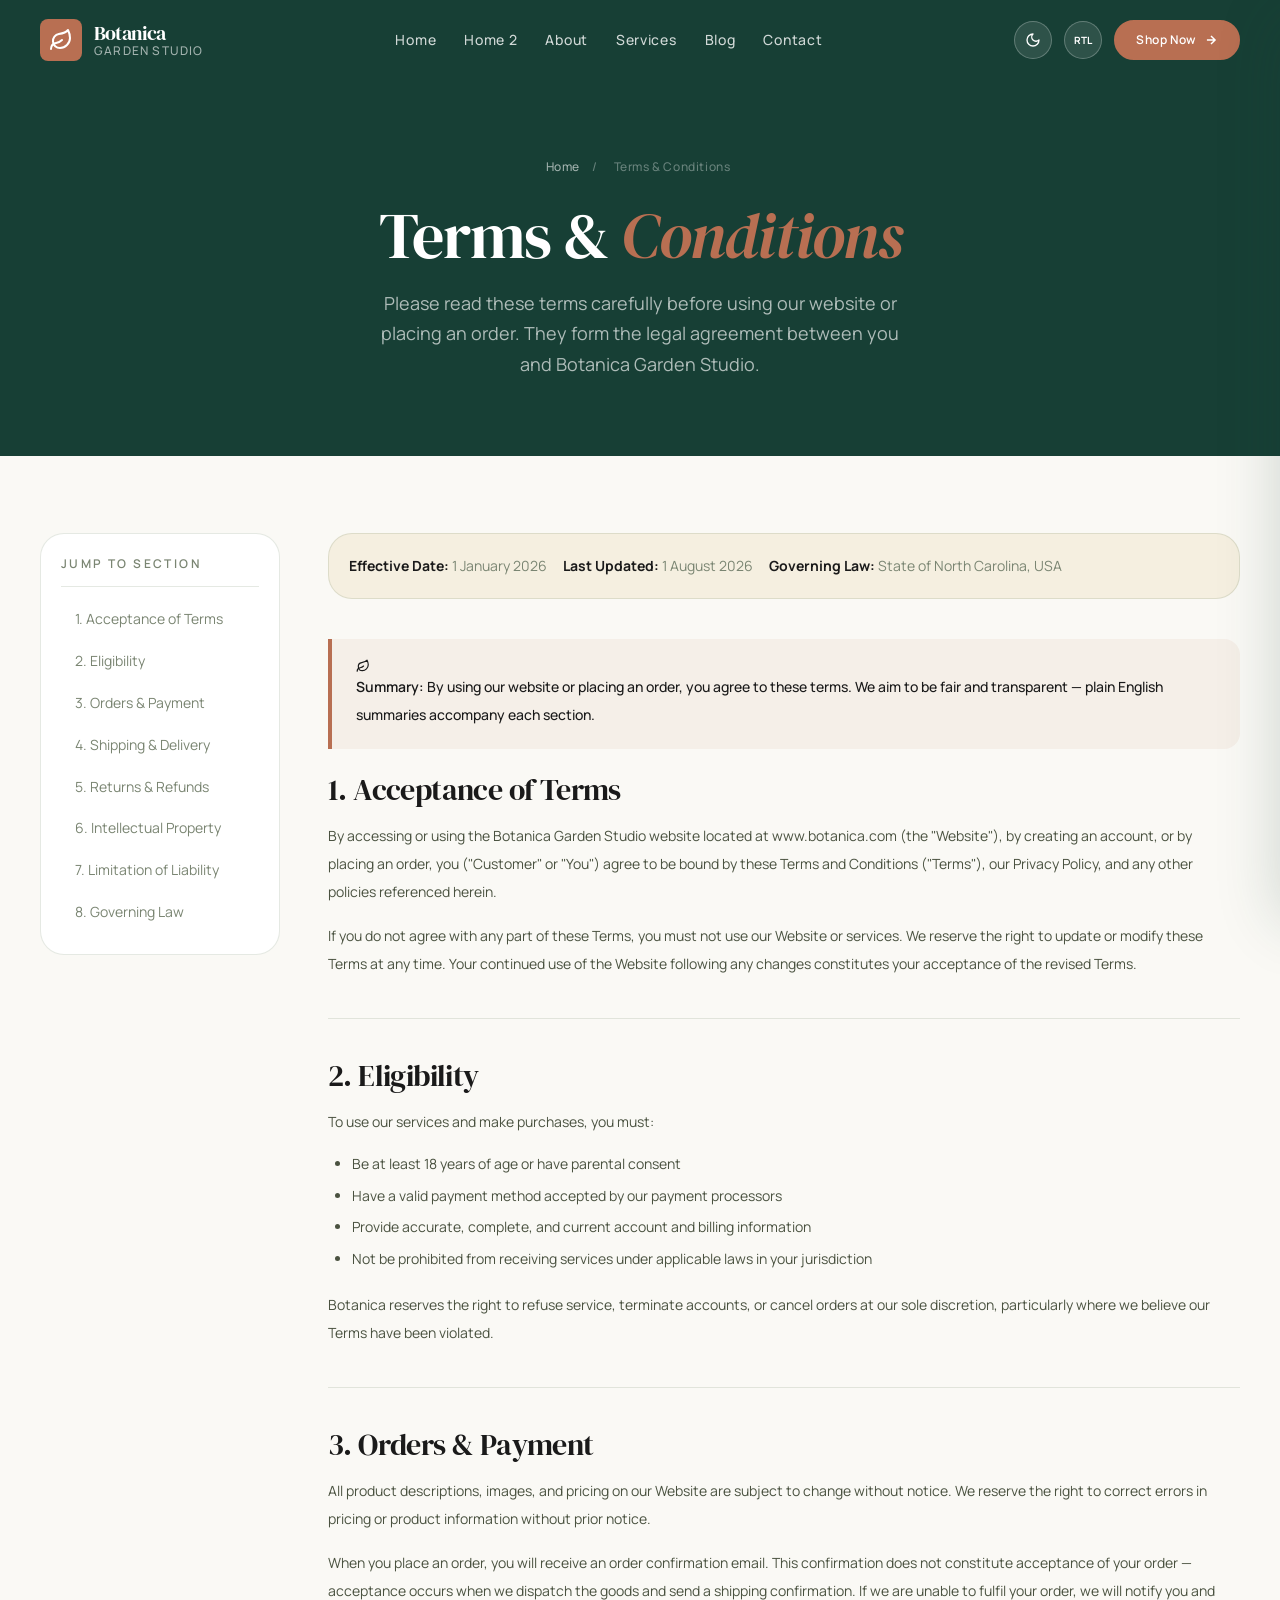
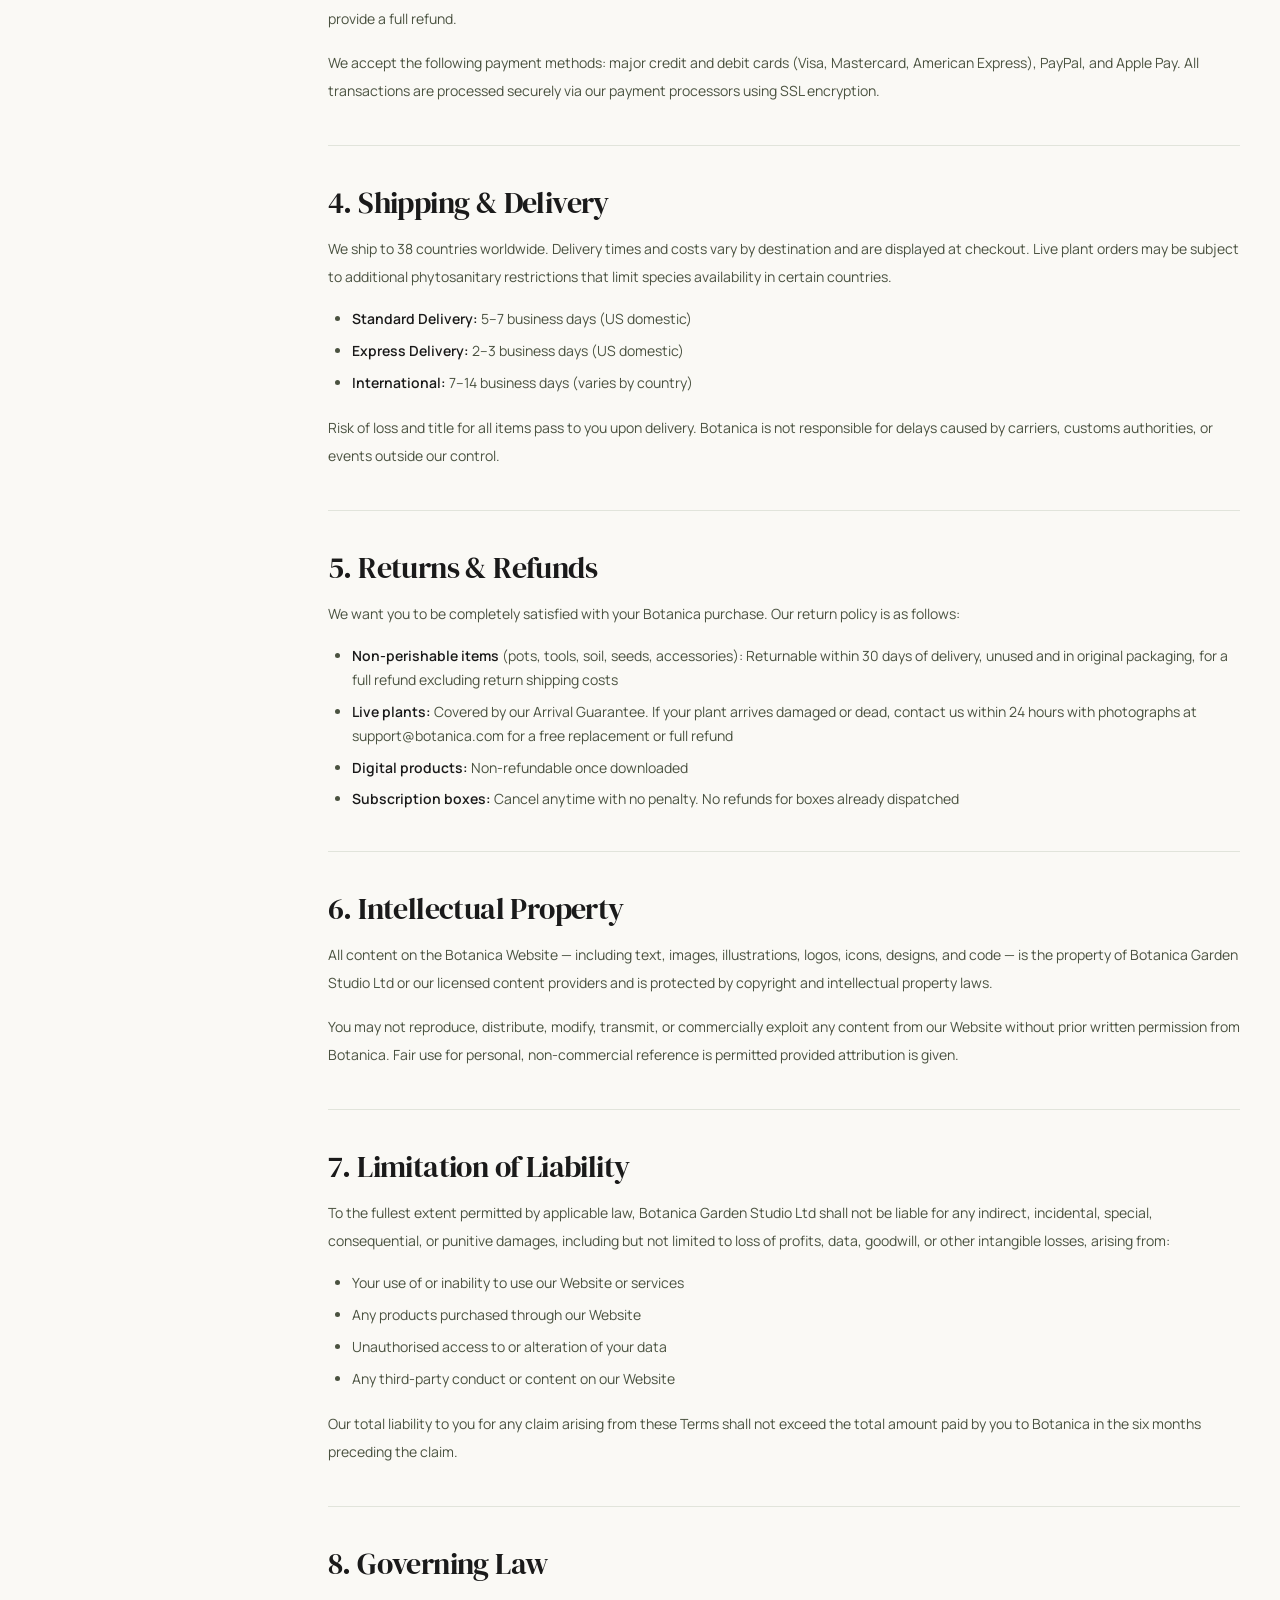
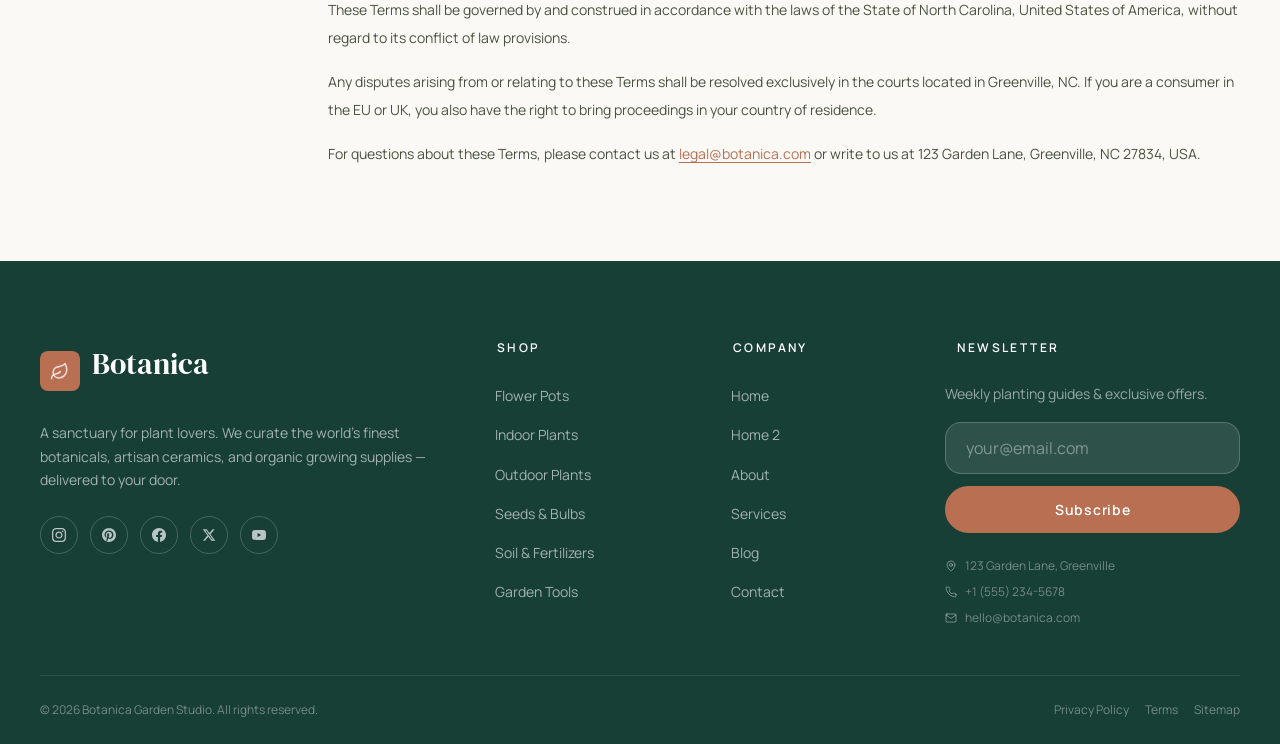
<file: terms.html>
<!DOCTYPE html>
<html lang="en" dir="ltr" data-theme="light">
<head>
  <meta charset="UTF-8" />
  <meta name="viewport" content="width=device-width, initial-scale=1.0" />
  <meta name="description" content="Botanica Terms and Conditions — The legal agreement governing the use of our website, products, and services." />
  <title>Terms & Conditions — Botanica Garden Studio</title>
  <script>document.documentElement.classList.add('js');</script>
  <link rel="icon" type="image/svg+xml" href="favicon.svg" />
  <link rel="preconnect" href="https://fonts.googleapis.com" />
  <link rel="preconnect" href="https://fonts.gstatic.com" crossorigin />
  <link href="https://fonts.googleapis.com/css2?family=DM+Serif+Display:ital@0;1&family=Manrope:wght@300;400;500;600;700;800&display=swap" rel="stylesheet" />
  <link rel="stylesheet" href="css/variables.css" />
  <link rel="stylesheet" href="css/reset.css" />
  <link rel="stylesheet" href="css/animations.css" />
  <link rel="stylesheet" href="css/components.css" />
  <link rel="stylesheet" href="css/dark-mode.css" />
  <link rel="stylesheet" href="css/rtl.css" />
  <style>
    .legal-layout {
      display: grid;
      grid-template-columns: 240px 1fr;
      gap: var(--space-12);
      align-items: start;
    }

    @media (max-width: 1024px) {
      .legal-layout { grid-template-columns: 1fr; gap: var(--space-6); }
      .legal-toc { display: none; }
    }

    .legal-toc {
      position: sticky;
      top: calc(var(--navbar-height-scrolled) + var(--space-6));
      background: var(--color-bg-card);
      border: 1px solid var(--color-border);
      border-radius: var(--radius-xl);
      padding: var(--space-5);
    }

    .legal-toc__title { font-size: var(--text-xs); font-weight: var(--weight-semibold); letter-spacing: var(--tracking-widest); text-transform: uppercase; color: var(--color-text-muted); margin-bottom: var(--space-3); padding-bottom: var(--space-3); border-bottom: 1px solid var(--color-border); }

    .legal-toc a { display: block; padding: var(--space-2) var(--space-3); font-size: var(--text-sm); color: var(--color-text-muted); border-radius: var(--radius-md); margin-bottom: 2px; border-left: 2px solid transparent; transition: color var(--duration-fast), background var(--duration-fast), border-color var(--duration-fast); }
    .legal-toc a:hover { color: var(--color-terracotta); background: rgba(184,111,82,0.06); border-left-color: var(--color-terracotta); }

    .legal-meta { display: flex; gap: var(--space-4); flex-wrap: wrap; margin-bottom: var(--space-10); padding: var(--space-5); background: var(--color-bg-alt); border-radius: var(--radius-xl); border: 1px solid var(--color-border); font-size: var(--text-sm); color: var(--color-text-muted); }
    @media (max-width: 480px) {
      .legal-meta { padding: var(--space-4); gap: var(--space-2); margin-bottom: var(--space-6); font-size: var(--text-xs); }
    }
    .legal-meta strong { color: var(--color-text-primary); }

    .legal-body h2 { font-family: var(--font-serif); font-size: var(--text-2xl); color: var(--color-text-primary); margin: var(--space-10) 0 var(--space-4); padding-top: var(--space-10); border-top: 1px solid var(--color-border); }
    .legal-body h2:first-of-type { border-top: none; padding-top: 0; margin-top: 0; }
    @media (max-width: 480px) {
      .legal-body h2 { font-size: var(--text-xl); margin: var(--space-6) 0 var(--space-3); padding-top: var(--space-6); }
    }

    .legal-body p { font-size: var(--text-sm); line-height: var(--leading-loose); color: var(--color-text-secondary); margin-bottom: var(--space-4); }
    .legal-body ul { list-style: disc; padding-left: var(--space-6); margin-bottom: var(--space-5); }
    @media (max-width: 360px) {
      .legal-body ul { padding-left: var(--space-4); }
    }
    .legal-body li { font-size: var(--text-sm); color: var(--color-text-secondary); line-height: var(--leading-relaxed); margin-bottom: var(--space-2); }
    .legal-body a { color: var(--color-terracotta); text-decoration: underline; text-underline-offset: 3px; }
    .legal-body strong { color: var(--color-text-primary); font-weight: var(--weight-semibold); }

    .legal-highlight { background: rgba(184,111,82,0.08); border-left: 4px solid var(--color-terracotta); border-radius: 0 var(--radius-lg) var(--radius-lg) 0; padding: var(--space-5) var(--space-6); margin-block: var(--space-6); }
    @media (max-width: 480px) {
      .legal-highlight { padding: var(--space-4); margin-block: var(--space-4); }
    }
    .legal-highlight p { color: var(--color-text-primary) !important; font-weight: var(--weight-medium); margin: 0; }
  </style>
</head>
<body>
  <a href="#main" class="skip-link">Skip to main content</a>
  <div class="page-transition" aria-hidden="true"></div>
  <div class="toast-container" role="alert" aria-live="polite"></div>

  <header class="navbar is-transparent" role="banner">
    <div class="navbar__inner">
      <a href="index.html" class="navbar__logo"><div class="navbar__logo-icon"><svg width="1em" height="1em" viewBox="0 0 24 24" fill="none" stroke="currentColor" stroke-width="2" stroke-linecap="round" stroke-linejoin="round" aria-hidden="true" style="vertical-align:-0.125em"><path d="M11 20A7 7 0 0 1 9.8 6.1C15.5 5 17 4.48 19 2c1 2 2 4.18 2 8 0 5.5-4.78 10-10 10Z"/><path d="M2 21c0-3 1.85-5.36 5.08-6C9.5 14.52 12 13 13 12"/></svg></div><div class="navbar__logo-text"><span class="navbar__logo-name">Botanica</span><span class="navbar__logo-tagline">Garden Studio</span></div></a>
      <nav class="navbar__nav" aria-label="Main navigation">
        <a href="index.html" class="navbar__link">Home</a>
        <a href="home2.html" class="navbar__link">Home 2</a>
        <a href="about.html" class="navbar__link">About</a>
        <a href="services.html" class="navbar__link">Services</a>
        <a href="blog.html" class="navbar__link">Blog</a>
        <a href="contact.html" class="navbar__link">Contact</a>
      </nav>
      <div class="navbar__actions">
        <button class="theme-toggle" data-theme-toggle aria-label="Toggle theme" title="Toggle theme"><svg width="1em" height="1em" viewBox="0 0 24 24" fill="none" stroke="currentColor" stroke-width="2" stroke-linecap="round" stroke-linejoin="round" aria-hidden="true" style="vertical-align:-0.125em"><path d="M12 3a6 6 0 0 0 9 9 9 9 0 1 1-9-9Z"/></svg></button>
        <button class="rtl-toggle" data-rtl-toggle aria-label="Toggle RTL" title="Toggle RTL/LTR">RTL</button>
        <a href="contact.html" class="btn btn--primary btn--sm btn-ripple">
          Shop Now
          <svg width="14" height="14" viewBox="0 0 24 24" fill="none" stroke="currentColor" stroke-width="2.5" aria-hidden="true"><path d="M5 12h14M12 5l7 7-7 7"/></svg>
        </a>
      </div>
      <button class="navbar__hamburger" aria-label="Open menu" aria-expanded="false"><span></span><span></span><span></span></button>
    </div>
  </header>

  <div class="navbar__overlay" aria-hidden="true"></div>
  <nav class="navbar__mobile-menu" role="navigation" aria-label="Mobile navigation">
    <div class="mobile-menu__header"><a href="index.html" class="navbar__logo"><div class="navbar__logo-icon"><svg width="1em" height="1em" viewBox="0 0 24 24" fill="none" stroke="currentColor" stroke-width="2" stroke-linecap="round" stroke-linejoin="round" aria-hidden="true" style="vertical-align:-0.125em"><path d="M11 20A7 7 0 0 1 9.8 6.1C15.5 5 17 4.48 19 2c1 2 2 4.18 2 8 0 5.5-4.78 10-10 10Z"/><path d="M2 21c0-3 1.85-5.36 5.08-6C9.5 14.52 12 13 13 12"/></svg></div><div class="navbar__logo-text"><span class="navbar__logo-name" style="color:var(--color-text-primary)">Botanica</span></div></a><button class="mobile-menu__close" aria-label="Close menu">✕</button></div>
    <div class="mobile-menu__nav">
      <a href="index.html" class="mobile-menu__link">Home <span>→</span></a>
      <a href="home2.html" class="mobile-menu__link">Home 2 <span>→</span></a>
      <a href="about.html" class="mobile-menu__link">About <span>→</span></a>
      <a href="services.html" class="mobile-menu__link">Services <span>→</span></a>
      <a href="blog.html" class="mobile-menu__link">Blog <span>→</span></a>
      <a href="contact.html" class="mobile-menu__link">Contact <span>→</span></a>
    </div>
    <div class="mobile-menu__footer"><a href="contact.html" class="btn btn--primary w-full" style="justify-content:center">Shop Now</a></div>
  </nav>

  <main id="main">
    <section class="page-hero" style="background-image:url('https://images.unsplash.com/photo-1509316975850-ff9c5deb0cd9?w=1600&q=80&auto=format&fit=crop')">
      <div class="container">
        <div class="page-hero__content">
          <nav class="page-hero__breadcrumb" aria-label="Breadcrumb"><a href="index.html">Home</a><span>/</span><span class="page-hero__breadcrumb-current">Terms & Conditions</span></nav>
          <h1 class="page-hero__title">Terms & <em style="color:var(--color-terracotta)">Conditions</em></h1>
          <p class="page-hero__subtitle">Please read these terms carefully before using our website or placing an order. They form the legal agreement between you and Botanica Garden Studio.</p>
        </div>
      </div>
    </section>

    <section class="section">
      <div class="container">
        <div class="legal-layout">
          <nav class="legal-toc" aria-label="Terms sections">
            <p class="legal-toc__title">Jump to Section</p>
            <a href="#tc-acceptance">1. Acceptance of Terms</a>
            <a href="#tc-eligibility">2. Eligibility</a>
            <a href="#tc-orders">3. Orders & Payment</a>
            <a href="#tc-shipping">4. Shipping & Delivery</a>
            <a href="#tc-returns">5. Returns & Refunds</a>
            <a href="#tc-ip">6. Intellectual Property</a>
            <a href="#tc-liability">7. Limitation of Liability</a>
            <a href="#tc-governing">8. Governing Law</a>
          </nav>

          <div>
            <div class="legal-meta">
              <span><strong>Effective Date:</strong> 1 January 2026</span>
              <span><strong>Last Updated:</strong> 1 August 2026</span>
              <span><strong>Governing Law:</strong> State of North Carolina, USA</span>
            </div>

            <div class="legal-body">
              <div class="legal-highlight">
                <p><svg width="1em" height="1em" viewBox="0 0 24 24" fill="none" stroke="currentColor" stroke-width="2" stroke-linecap="round" stroke-linejoin="round" aria-hidden="true" style="vertical-align:-0.125em"><path d="M11 20A7 7 0 0 1 9.8 6.1C15.5 5 17 4.48 19 2c1 2 2 4.18 2 8 0 5.5-4.78 10-10 10Z"/><path d="M2 21c0-3 1.85-5.36 5.08-6C9.5 14.52 12 13 13 12"/></svg> <strong>Summary:</strong> By using our website or placing an order, you agree to these terms. We aim to be fair and transparent — plain English summaries accompany each section.</p>
              </div>

              <h2 id="tc-acceptance">1. Acceptance of Terms</h2>
              <p>By accessing or using the Botanica Garden Studio website located at www.botanica.com (the "Website"), by creating an account, or by placing an order, you ("Customer" or "You") agree to be bound by these Terms and Conditions ("Terms"), our Privacy Policy, and any other policies referenced herein.</p>
              <p>If you do not agree with any part of these Terms, you must not use our Website or services. We reserve the right to update or modify these Terms at any time. Your continued use of the Website following any changes constitutes your acceptance of the revised Terms.</p>

              <h2 id="tc-eligibility">2. Eligibility</h2>
              <p>To use our services and make purchases, you must:</p>
              <ul>
                <li>Be at least 18 years of age or have parental consent</li>
                <li>Have a valid payment method accepted by our payment processors</li>
                <li>Provide accurate, complete, and current account and billing information</li>
                <li>Not be prohibited from receiving services under applicable laws in your jurisdiction</li>
              </ul>
              <p>Botanica reserves the right to refuse service, terminate accounts, or cancel orders at our sole discretion, particularly where we believe our Terms have been violated.</p>

              <h2 id="tc-orders">3. Orders & Payment</h2>
              <p>All product descriptions, images, and pricing on our Website are subject to change without notice. We reserve the right to correct errors in pricing or product information without prior notice.</p>
              <p>When you place an order, you will receive an order confirmation email. This confirmation does not constitute acceptance of your order — acceptance occurs when we dispatch the goods and send a shipping confirmation. If we are unable to fulfil your order, we will notify you and provide a full refund.</p>
              <p>We accept the following payment methods: major credit and debit cards (Visa, Mastercard, American Express), PayPal, and Apple Pay. All transactions are processed securely via our payment processors using SSL encryption.</p>

              <h2 id="tc-shipping">4. Shipping & Delivery</h2>
              <p>We ship to 38 countries worldwide. Delivery times and costs vary by destination and are displayed at checkout. Live plant orders may be subject to additional phytosanitary restrictions that limit species availability in certain countries.</p>
              <ul>
                <li><strong>Standard Delivery:</strong> 5–7 business days (US domestic)</li>
                <li><strong>Express Delivery:</strong> 2–3 business days (US domestic)</li>
                <li><strong>International:</strong> 7–14 business days (varies by country)</li>
              </ul>
              <p>Risk of loss and title for all items pass to you upon delivery. Botanica is not responsible for delays caused by carriers, customs authorities, or events outside our control.</p>

              <h2 id="tc-returns">5. Returns & Refunds</h2>
              <p>We want you to be completely satisfied with your Botanica purchase. Our return policy is as follows:</p>
              <ul>
                <li><strong>Non-perishable items</strong> (pots, tools, soil, seeds, accessories): Returnable within 30 days of delivery, unused and in original packaging, for a full refund excluding return shipping costs</li>
                <li><strong>Live plants:</strong> Covered by our Arrival Guarantee. If your plant arrives damaged or dead, contact us within 24 hours with photographs at support@botanica.com for a free replacement or full refund</li>
                <li><strong>Digital products:</strong> Non-refundable once downloaded</li>
                <li><strong>Subscription boxes:</strong> Cancel anytime with no penalty. No refunds for boxes already dispatched</li>
              </ul>

              <h2 id="tc-ip">6. Intellectual Property</h2>
              <p>All content on the Botanica Website — including text, images, illustrations, logos, icons, designs, and code — is the property of Botanica Garden Studio Ltd or our licensed content providers and is protected by copyright and intellectual property laws.</p>
              <p>You may not reproduce, distribute, modify, transmit, or commercially exploit any content from our Website without prior written permission from Botanica. Fair use for personal, non-commercial reference is permitted provided attribution is given.</p>

              <h2 id="tc-liability">7. Limitation of Liability</h2>
              <p>To the fullest extent permitted by applicable law, Botanica Garden Studio Ltd shall not be liable for any indirect, incidental, special, consequential, or punitive damages, including but not limited to loss of profits, data, goodwill, or other intangible losses, arising from:</p>
              <ul>
                <li>Your use of or inability to use our Website or services</li>
                <li>Any products purchased through our Website</li>
                <li>Unauthorised access to or alteration of your data</li>
                <li>Any third-party conduct or content on our Website</li>
              </ul>
              <p>Our total liability to you for any claim arising from these Terms shall not exceed the total amount paid by you to Botanica in the six months preceding the claim.</p>

              <h2 id="tc-governing">8. Governing Law</h2>
              <p>These Terms shall be governed by and construed in accordance with the laws of the State of North Carolina, United States of America, without regard to its conflict of law provisions.</p>
              <p>Any disputes arising from or relating to these Terms shall be resolved exclusively in the courts located in Greenville, NC. If you are a consumer in the EU or UK, you also have the right to bring proceedings in your country of residence.</p>
              <p>For questions about these Terms, please contact us at <a href="mailto:legal@botanica.com">legal@botanica.com</a> or write to us at 123 Garden Lane, Greenville, NC 27834, USA.</p>
            </div>
          </div>
        </div>
      </div>
    </section>
  </main>

  <footer class="footer" role="contentinfo">
    <div class="container">
      <div class="footer__grid">
        <div>
          <div style="display:flex;align-items:center;gap:var(--space-3);margin-bottom:var(--space-4)">
            <div style="width:40px;height:40px;background:var(--color-terracotta);border-radius:var(--radius-md);display:flex;align-items:center;justify-content:center;font-size:1.2rem"><svg width="1em" height="1em" viewBox="0 0 24 24" fill="none" stroke="currentColor" stroke-width="2" stroke-linecap="round" stroke-linejoin="round" aria-hidden="true" style="vertical-align:-0.125em"><path d="M11 20A7 7 0 0 1 9.8 6.1C15.5 5 17 4.48 19 2c1 2 2 4.18 2 8 0 5.5-4.78 10-10 10Z"/><path d="M2 21c0-3 1.85-5.36 5.08-6C9.5 14.52 12 13 13 12"/></svg></div>
            <p class="footer__brand-name">Botanica</p>
          </div>
          <p class="footer__brand-desc">A sanctuary for plant lovers. We curate the world's finest botanicals, artisan ceramics, and organic growing supplies — delivered to your door.</p>
          <div class="footer__socials">
            <a href="#" class="footer__social-link" aria-label="Instagram"><svg width="1em" height="1em" viewBox="0 0 24 24" fill="currentColor" aria-hidden="true" style="vertical-align:-0.125em"><path d="M12 2.163c3.204 0 3.584.012 4.85.07 3.252.148 4.771 1.691 4.919 4.919.058 1.265.069 1.645.069 4.849 0 3.205-.012 3.584-.069 4.849-.149 3.225-1.664 4.771-4.919 4.919-1.266.058-1.644.07-4.85.07-3.204 0-3.584-.012-4.849-.07-3.26-.149-4.771-1.699-4.919-4.92-.058-1.265-.07-1.644-.07-4.849 0-3.204.013-3.583.07-4.849.149-3.227 1.664-4.771 4.919-4.919 1.266-.057 1.645-.069 4.849-.069zm0-2.163c-3.259 0-3.667.014-4.947.072-4.358.2-6.78 2.618-6.98 6.98-.059 1.281-.073 1.689-.073 4.948 0 3.259.014 3.668.072 4.948.2 4.358 2.618 6.78 6.98 6.98 1.281.058 1.689.072 4.948.072 3.259 0 3.668-.014 4.948-.072 4.354-.2 6.782-2.618 6.979-6.98.059-1.28.073-1.689.073-4.948 0-3.259-.014-3.667-.072-4.947-.196-4.354-2.617-6.78-6.979-6.98-1.281-.059-1.69-.073-4.949-.073zm0 5.838c-3.403 0-6.162 2.759-6.162 6.162s2.759 6.163 6.162 6.163 6.162-2.759 6.162-6.163c0-3.403-2.759-6.162-6.162-6.162zm0 10.162c-2.209 0-4-1.79-4-4 0-2.209 1.791-4 4-4s4 1.791 4 4c0 2.21-1.791 4-4 4zm6.406-11.845c-.796 0-1.441.645-1.441 1.44s.645 1.44 1.441 1.44c.795 0 1.439-.645 1.439-1.44s-.644-1.44-1.439-1.44z"/></svg></a>
            <a href="#" class="footer__social-link" aria-label="Pinterest"><svg width="1em" height="1em" viewBox="0 0 24 24" fill="currentColor" aria-hidden="true" style="vertical-align:-0.125em"><path d="M12.017 0C5.396 0 .029 5.367.029 11.987c0 5.079 3.158 9.417 7.618 11.162-.105-.949-.199-2.403.041-3.439.219-.937 1.406-5.957 1.406-5.957s-.359-.72-.359-1.781c0-1.663.967-2.911 2.168-2.911 1.024 0 1.518.769 1.518 1.688 0 1.029-.653 2.567-.992 3.992-.285 1.193.6 2.165 1.775 2.165 2.128 0 3.768-2.245 3.768-5.487 0-2.861-2.063-4.869-5.008-4.869-3.41 0-5.409 2.562-5.409 5.199 0 1.033.394 2.143.889 2.741.099.12.112.225.085.345-.09.375-.293 1.199-.334 1.363-.053.225-.172.271-.401.165-1.495-.69-2.433-2.878-2.433-4.646 0-3.776 2.748-7.252 7.92-7.252 4.158 0 7.392 2.967 7.392 6.923 0 4.135-2.607 7.462-6.233 7.462-1.214 0-2.354-.629-2.758-1.379l-.749 2.848c-.269 1.045-1.004 2.352-1.498 3.146 1.123.345 2.306.535 3.55.535 6.607 0 11.985-5.365 11.985-11.987C23.97 5.39 18.592.026 11.985.026L12.017 0z"/></svg></a>
            <a href="#" class="footer__social-link" aria-label="Facebook"><svg width="1em" height="1em" viewBox="0 0 24 24" fill="currentColor" aria-hidden="true" style="vertical-align:-0.125em"><path d="M24 12.073c0-6.627-5.373-12-12-12s-12 5.373-12 12c0 5.99 4.388 10.954 10.125 11.854v-8.385H7.078v-3.47h3.047V9.43c0-3.007 1.792-4.669 4.533-4.669 1.312 0 2.686.235 2.686.235v2.953H15.83c-1.491 0-1.956.925-1.956 1.874v2.25h3.328l-.532 3.47h-2.796v8.385C19.612 23.027 24 18.062 24 12.073z"/></svg></a>
            <a href="#" class="footer__social-link" aria-label="Twitter"><svg width="1em" height="1em" viewBox="0 0 24 24" fill="currentColor" aria-hidden="true" style="vertical-align:-0.125em"><path d="M18.244 2.25h3.308l-7.227 8.26 8.502 11.24H16.17l-5.214-6.817L4.99 21.75H1.68l7.73-8.835L1.254 2.25H8.08l4.713 6.231zm-1.161 17.52h1.833L7.084 4.126H5.117z"/></svg></a>
            <a href="#" class="footer__social-link" aria-label="YouTube"><svg width="1em" height="1em" viewBox="0 0 24 24" fill="currentColor" aria-hidden="true" style="vertical-align:-0.125em"><path d="M23.498 6.186a3.016 3.016 0 0 0-2.122-2.136C19.505 3.545 12 3.545 12 3.545s-7.505 0-9.377.505A3.017 3.017 0 0 0 .502 6.186C0 8.07 0 12 0 12s0 3.93.502 5.814a3.016 3.016 0 0 0 2.122 2.136c1.871.505 9.376.505 9.376.505s7.505 0 9.377-.505a3.015 3.015 0 0 0 2.122-2.136C24 15.93 24 12 24 12s0-3.93-.502-5.814zM9.545 15.568V8.432L15.818 12l-6.273 3.568z"/></svg></a>
          </div>
        </div>

        <div>
          <p class="footer__heading">Shop</p>
          <ul class="footer__links">
            <li><a href="services.html" class="footer__link">Flower Pots</a></li>
            <li><a href="services.html" class="footer__link">Indoor Plants</a></li>
            <li><a href="services.html" class="footer__link">Outdoor Plants</a></li>
            <li><a href="services.html" class="footer__link">Seeds & Bulbs</a></li>
            <li><a href="services.html" class="footer__link">Soil & Fertilizers</a></li>
            <li><a href="services.html" class="footer__link">Garden Tools</a></li>
          </ul>
        </div>

        <div>
          <p class="footer__heading">Company</p>
          <ul class="footer__links">
            <li><a href="index.html" class="footer__link">Home</a></li>
            <li><a href="home2.html" class="footer__link">Home 2</a></li>
            <li><a href="about.html" class="footer__link">About</a></li>
            <li><a href="services.html" class="footer__link">Services</a></li>
            <li><a href="blog.html" class="footer__link">Blog</a></li>
            <li><a href="contact.html" class="footer__link">Contact</a></li>
          </ul>
        </div>

        <div>
          <p class="footer__heading">Newsletter</p>
          <p style="font-size:var(--text-sm);color:rgba(255,255,255,0.55);margin-bottom:var(--space-4)">Weekly planting guides & exclusive offers.</p>
          <form data-newsletter-form class="footer__newsletter">
            <input type="email" class="form-control" placeholder="your@email.com" style="margin-bottom:var(--space-3)" />
            <button type="submit" class="btn btn--primary w-full" style="justify-content:center">Subscribe</button>
          </form>
          <div class="footer__contact-list">
            <p class="footer__contact-item"><svg width="1em" height="1em" viewBox="0 0 24 24" fill="none" stroke="currentColor" stroke-width="2" stroke-linecap="round" stroke-linejoin="round" aria-hidden="true" style="flex-shrink:0"><path d="M20 10c0 4.993-5.539 10.193-7.399 11.799a1 1 0 0 1-1.202 0C9.539 20.193 4 14.993 4 10a8 8 0 0 1 16 0"/><circle cx="12" cy="10" r="3"/></svg> 123 Garden Lane, Greenville</p>
            <p class="footer__contact-item"><svg width="1em" height="1em" viewBox="0 0 24 24" fill="none" stroke="currentColor" stroke-width="2" stroke-linecap="round" stroke-linejoin="round" aria-hidden="true" style="flex-shrink:0"><path d="M22 16.92v3a2 2 0 0 1-2.18 2 19.79 19.79 0 0 1-8.63-3.07 19.5 19.5 0 0 1-6-6 19.79 19.79 0 0 1-3.07-8.67A2 2 0 0 1 4.11 2h3a2 2 0 0 1 2 1.72 12.84 12.84 0 0 0 .7 2.81 2 2 0 0 1-.45 2.11L8.09 9.91a16 16 0 0 0 6 6l1.27-1.27a2 2 0 0 1 2.11-.45 12.84 12.84 0 0 0 2.81.7A2 2 0 0 1 22 16.92z"/></svg> +1 (555) 234-5678</p>
            <p class="footer__contact-item"><svg width="1em" height="1em" viewBox="0 0 24 24" fill="none" stroke="currentColor" stroke-width="2" stroke-linecap="round" stroke-linejoin="round" aria-hidden="true" style="flex-shrink:0"><path d="M4 4h16a2 2 0 0 1 2 2v12a2 2 0 0 1-2 2H4a2 2 0 0 1-2-2V6a2 2 0 0 1 2-2z"/><path d="m22 6-10 7L2 6"/></svg> hello@botanica.com</p>
          </div>
        </div>
      </div>

      <div class="footer__bottom">
        <p class="footer__copyright">© 2026 Botanica Garden Studio. All rights reserved.</p>
        <div class="footer__legal-links">
          <a href="privacy-policy.html" class="footer__legal-link">Privacy Policy</a>
          <a href="terms.html" class="footer__legal-link">Terms</a>
          <a href="sitemap.html" class="footer__legal-link">Sitemap</a>
        </div>
      </div>
    </div>
  </footer>

  <button class="back-to-top" aria-label="Back to top">↑</button>
  <script src="js/main.js"></script>
  <script src="js/animations.js"></script>
</body>
</html>
</file>
<file: css/variables.css>
/* ============================================================
   BOTANICAL LIFESTYLE — DESIGN TOKENS
   variables.css
   ============================================================ */

:root {
  /* ─── Brand Palette ─────────────────────────────────────── */
  --color-forest:       #173F35;
  --color-forest-deep:  #0F2920;
  --color-forest-mid:   #1E5444;
  --color-moss:         #526B45;
  --color-moss-light:   #6B8A5C;
  --color-terracotta:   #B86F52;
  --color-terracotta-light: #CC8B6E;
  --color-terracotta-dark:  #9A5A40;
  --color-sage:         #A8B89A;
  --color-sage-light:   #C4D1B8;
  --color-sage-dark:    #8DA07E;
  --color-sand:         #E9DFCC;
  --color-sand-light:   #F5EFE0;
  --color-sand-dark:    #D4C9B0;
  --color-porcelain:    #FAF9F5;
  --color-porcelain-dark: #F0EDE5;

  /* ─── Semantic Colors ───────────────────────────────────── */
  --color-bg:           var(--color-porcelain);
  --color-bg-alt:       var(--color-sand-light);
  --color-bg-card:      #FFFFFF;
  --color-surface:      var(--color-sand);
  --color-border:       rgba(82, 107, 69, 0.15);
  --color-border-dark:  rgba(82, 107, 69, 0.3);

  --color-text-primary:   #1A1A1A;
  --color-text-secondary: #4A5240;
  --color-text-muted:     #7A8572;
  --color-text-light:     #A8B8A0;
  --color-text-on-dark:   var(--color-porcelain);

  --color-accent:       var(--color-terracotta);
  --color-accent-hover: var(--color-terracotta-dark);
  --color-primary:      var(--color-forest);
  --color-primary-hover:var(--color-forest-mid);
  --color-secondary:    var(--color-moss);

  /* ─── Typography ────────────────────────────────────────── */
  --font-serif:   'DM Serif Display', Georgia, serif;
  --font-sans:    'Manrope', system-ui, -apple-system, sans-serif;

  --text-xs:    0.75rem;    /* 12px */
  --text-sm:    0.875rem;   /* 14px */
  --text-base:  1rem;       /* 16px */
  --text-md:    1.125rem;   /* 18px */
  --text-lg:    1.25rem;    /* 20px */
  --text-xl:    1.5rem;     /* 24px */
  --text-2xl:   1.875rem;   /* 30px */
  --text-3xl:   2.25rem;    /* 36px */
  --text-4xl:   3rem;       /* 48px */
  --text-5xl:   3.75rem;    /* 60px */
  --text-6xl:   4.5rem;     /* 72px */
  --text-7xl:   5.5rem;     /* 88px */

  --weight-light:     300;
  --weight-regular:   400;
  --weight-medium:    500;
  --weight-semibold:  600;
  --weight-bold:      700;
  --weight-extrabold: 800;

  --leading-tight:  1.1;
  --leading-snug:   1.3;
  --leading-normal: 1.5;
  --leading-relaxed:1.7;
  --leading-loose:  2;

  --tracking-tight:  -0.04em;
  --tracking-snug:   -0.02em;
  --tracking-normal: 0em;
  --tracking-wide:   0.05em;
  --tracking-wider:  0.1em;
  --tracking-widest: 0.2em;

  /* ─── Spacing Scale ─────────────────────────────────────── */
  --space-1:  0.25rem;   /* 4px */
  --space-2:  0.5rem;    /* 8px */
  --space-3:  0.75rem;   /* 12px */
  --space-4:  1rem;      /* 16px */
  --space-5:  1.25rem;   /* 20px */
  --space-6:  1.5rem;    /* 24px */
  --space-8:  2rem;      /* 32px */
  --space-10: 2.5rem;    /* 40px */
  --space-12: 3rem;      /* 48px */
  --space-16: 4rem;      /* 64px */
  --space-20: 5rem;      /* 80px */
  --space-24: 6rem;      /* 96px */
  --space-32: 8rem;      /* 128px */

  --section-py: clamp(2.75rem, 6vw, 7rem);
  --container-px: clamp(0.75rem, 4vw, 2.5rem);

  /* ─── Border Radius ─────────────────────────────────────── */
  --radius-sm:   4px;
  --radius-md:   8px;
  --radius-lg:   16px;
  --radius-xl:   24px;
  --radius-2xl:  32px;
  --radius-full: 9999px;

  /* ─── Shadows ───────────────────────────────────────────── */
  --shadow-xs:  0 1px 3px rgba(23, 63, 53, 0.06);
  --shadow-sm:  0 2px 8px rgba(23, 63, 53, 0.08);
  --shadow-md:  0 4px 20px rgba(23, 63, 53, 0.12);
  --shadow-lg:  0 8px 40px rgba(23, 63, 53, 0.16);
  --shadow-xl:  0 20px 60px rgba(23, 63, 53, 0.2);
  --shadow-2xl: 0 30px 80px rgba(23, 63, 53, 0.25);
  --shadow-glow:0 0 40px rgba(168, 184, 154, 0.3);
  --shadow-terracotta: 0 8px 40px rgba(184, 111, 82, 0.25);

  /* ─── Transitions ───────────────────────────────────────── */
  --ease-out:   cubic-bezier(0.16, 1, 0.3, 1);
  --ease-in:    cubic-bezier(0.4, 0, 1, 1);
  --ease-inout: cubic-bezier(0.4, 0, 0.2, 1);
  --ease-spring:cubic-bezier(0.34, 1.56, 0.64, 1);
  --ease-bounce:cubic-bezier(0.68, -0.55, 0.27, 1.55);

  --duration-fast:   150ms;
  --duration-normal: 300ms;
  --duration-slow:   600ms;
  --duration-slower: 900ms;

  --transition-base: all var(--duration-normal) var(--ease-out);
  --transition-slow: all var(--duration-slow) var(--ease-out);
  --transition-transform: transform var(--duration-normal) var(--ease-out);

  /* ─── Z-Index Scale ─────────────────────────────────────── */
  --z-below:    -1;
  --z-base:      0;
  --z-raised:    10;
  --z-dropdown:  100;
  --z-sticky:    200;
  --z-overlay:   300;
  --z-modal:     400;
  --z-toast:     500;
  --z-top:       999;

  /* ─── Layout ────────────────────────────────────────────── */
  --container-max: 1400px;
  --navbar-height: 80px;
  --navbar-height-scrolled: 64px;

  /* ─── Glass Effect ──────────────────────────────────────── */
  --glass-bg:     rgba(250, 249, 245, 0.7);
  --glass-border: rgba(168, 184, 154, 0.25);
  --glass-blur:   blur(20px);
  --glass-dark-bg:rgba(23, 63, 53, 0.6);
}

/* ─── Dark Mode Variables ───────────────────────────────── */
[data-theme="dark"] {
  --color-bg:           #0D1F1A;
  --color-bg-alt:       #11241E;
  --color-bg-card:      #162B23;
  --color-surface:      #1E382E;
  --color-sand:         #1E382E;
  --color-sand-light:   #162B23;
  --color-sand-dark:    #264338;
  --color-border:       rgba(168, 184, 154, 0.16);
  --color-border-dark:  rgba(168, 184, 154, 0.3);

  --color-text-primary:   #F7F5F0;
  --color-text-secondary: #D6E0CE;
  --color-text-muted:     #A8BCA0;
  --color-text-light:     #8FA686;
  --color-text-on-dark:   #F7F5F0;

  --color-terracotta-light: #DE9E82;
  --color-sage-light:   #D5E2CB;

  --shadow-xs:  0 1px 3px rgba(0, 0, 0, 0.25);
  --shadow-sm:  0 2px 8px rgba(0, 0, 0, 0.35);
  --shadow-md:  0 4px 20px rgba(0, 0, 0, 0.45);
  --shadow-lg:  0 8px 40px rgba(0, 0, 0, 0.55);
  --shadow-xl:  0 20px 60px rgba(0, 0, 0, 0.65);
  --shadow-2xl: 0 30px 80px rgba(0, 0, 0, 0.75);

  --glass-bg:     rgba(15, 41, 32, 0.82);
  --glass-border: rgba(168, 184, 154, 0.2);
  --glass-dark-bg:rgba(13, 31, 26, 0.9);
}
</file>
<file: css/animations.css>
/* ============================================================
   BOTANICAL LIFESTYLE — ANIMATIONS
   animations.css
   ============================================================ */

/* ─── Keyframes ─────────────────────────────────────────── */
@keyframes fadeIn {
  from { opacity: 0; }
  to   { opacity: 1; }
}

@keyframes fadeInUp {
  from { opacity: 0; transform: translateY(40px); }
  to   { opacity: 1; transform: translateY(0); }
}

@keyframes fadeInDown {
  from { opacity: 0; transform: translateY(-40px); }
  to   { opacity: 1; transform: translateY(0); }
}

@keyframes fadeInLeft {
  from { opacity: 0; transform: translateX(-40px); }
  to   { opacity: 1; transform: translateX(0); }
}

@keyframes fadeInRight {
  from { opacity: 0; transform: translateX(40px); }
  to   { opacity: 1; transform: translateX(0); }
}

@keyframes scaleIn {
  from { opacity: 0; transform: scale(0.85); }
  to   { opacity: 1; transform: scale(1); }
}

@keyframes slideDown {
  from { transform: translateY(-100%); opacity: 0; }
  to   { transform: translateY(0);     opacity: 1; }
}

@keyframes floatY {
  0%, 100% { transform: translateY(0); }
  50%       { transform: translateY(-12px); }
}

@keyframes floatX {
  0%, 100% { transform: translateX(0); }
  50%       { transform: translateX(8px); }
}

@keyframes rotate {
  from { transform: rotate(0deg); }
  to   { transform: rotate(360deg); }
}

@keyframes rotateSlow {
  from { transform: rotate(0deg); }
  to   { transform: rotate(360deg); }
}

@keyframes pulse {
  0%, 100% { opacity: 1; }
  50%       { opacity: 0.4; }
}

@keyframes shimmer {
  0%   { background-position: -200% center; }
  100% { background-position:  200% center; }
}

@keyframes ripple {
  0%   { transform: scale(0); opacity: 0.5; }
  100% { transform: scale(4); opacity: 0; }
}

@keyframes drawLine {
  from { stroke-dashoffset: 1000; }
  to   { stroke-dashoffset: 0; }
}

@keyframes leafSway {
  0%, 100% { transform: rotate(-3deg) scale(1); }
  50%       { transform: rotate(3deg) scale(1.03); }
}

@keyframes marquee {
  from { transform: translateX(0); }
  to   { transform: translateX(-50%); }
}

@keyframes progressBar {
  from { width: 0%; }
  to   { width: var(--progress, 100%); }
}

@keyframes countUp {
  from { opacity: 0; transform: translateY(20px); }
  to   { opacity: 1; transform: translateY(0); }
}

@keyframes spinnerRing {
  to { transform: rotate(360deg); }
}

/* ─── Scroll Reveal Base States ─────────────────────────── */
/* Base hidden states only apply when JS is active (.js),
   so content is NEVER invisible if scripts fail or on mobile. */
.js .reveal {
  opacity: 0;
  transition: opacity var(--duration-slow) var(--ease-out),
              transform var(--duration-slow) var(--ease-out);
}

.js .reveal--up      { transform: translateY(50px); }
.js .reveal--down    { transform: translateY(-50px); }
.js .reveal--left    { transform: translateX(-50px); }
.js .reveal--right   { transform: translateX(50px); }
.js .reveal--scale   { transform: scale(0.88); }
.js .reveal--rotate  { transform: rotate(-5deg) scale(0.92); }

.reveal.is-visible {
  opacity: 1;
  transform: none;
}

/* Stagger children */
.js .reveal-stagger > * {
  opacity: 0;
  transform: translateY(30px);
  transition: opacity var(--duration-slow) var(--ease-out),
              transform var(--duration-slow) var(--ease-out);
}

.reveal-stagger.is-visible > *:nth-child(1)  { opacity: 1; transform: none; transition-delay: 0ms; }
.reveal-stagger.is-visible > *:nth-child(2)  { opacity: 1; transform: none; transition-delay: 100ms; }
.reveal-stagger.is-visible > *:nth-child(3)  { opacity: 1; transform: none; transition-delay: 200ms; }
.reveal-stagger.is-visible > *:nth-child(4)  { opacity: 1; transform: none; transition-delay: 300ms; }
.reveal-stagger.is-visible > *:nth-child(5)  { opacity: 1; transform: none; transition-delay: 400ms; }
.reveal-stagger.is-visible > *:nth-child(6)  { opacity: 1; transform: none; transition-delay: 500ms; }
.reveal-stagger.is-visible > *:nth-child(7)  { opacity: 1; transform: none; transition-delay: 600ms; }
.reveal-stagger.is-visible > *:nth-child(8)  { opacity: 1; transform: none; transition-delay: 700ms; }

/* ─── Hover Micro-Animations ────────────────────────────── */
.hover-lift {
  transition: transform var(--duration-normal) var(--ease-spring),
              box-shadow var(--duration-normal) var(--ease-out);
}
.hover-lift:hover {
  transform: translateY(-6px);
  box-shadow: var(--shadow-lg);
}

.hover-grow {
  transition: transform var(--duration-normal) var(--ease-spring);
}
.hover-grow:hover { transform: scale(1.04); }

.hover-shrink:hover { transform: scale(0.96); }

/* Image zoom on card hover */
.img-zoom-wrap {
  overflow: hidden;
  border-radius: inherit;
}

.img-zoom-wrap img {
  transition: transform var(--duration-slow) var(--ease-out);
  width: 100%;
  height: 100%;
  object-fit: cover;
}

.img-zoom-wrap:hover img,
*:hover > .img-zoom-wrap img {
  transform: scale(1.07);
}

/* ─── Floating Decorative Elements ──────────────────────── */
.float-slow {
  animation: floatY 6s var(--ease-inout) infinite;
}

.float-medium {
  animation: floatY 4s var(--ease-inout) infinite;
}

.float-fast {
  animation: floatY 3s var(--ease-inout) infinite;
}

.rotate-slow {
  animation: rotateSlow 30s linear infinite;
}

.leaf-sway {
  animation: leafSway 4s ease-in-out infinite;
  transform-origin: bottom center;
}

/* ─── Loading Skeleton ───────────────────────────────────── */
.skeleton {
  background: linear-gradient(
    90deg,
    var(--color-bg-alt) 25%,
    var(--color-sand) 50%,
    var(--color-bg-alt) 75%
  );
  background-size: 200% 100%;
  animation: shimmer 1.5s infinite;
  border-radius: var(--radius-md);
}

/* ─── Spinner ────────────────────────────────────────────── */
.spinner {
  width: 24px;
  height: 24px;
  border: 2px solid var(--color-border);
  border-top-color: var(--color-terracotta);
  border-radius: var(--radius-full);
  animation: spinnerRing var(--duration-slow) linear infinite;
}

/* ─── Marquee ────────────────────────────────────────────── */
.marquee-track {
  overflow: hidden;
  width: 100%;
}

.marquee-inner {
  display: flex;
  width: max-content;
  animation: marquee 25s linear infinite;
}

.marquee-inner:hover { animation-play-state: paused; }

/* ─── Parallax Base ─────────────────────────────────────── */
[data-parallax] {
  will-change: transform;
}

/* ─── Transition Delays ─────────────────────────────────── */
.delay-100 { transition-delay: 100ms; }
.delay-200 { transition-delay: 200ms; }
.delay-300 { transition-delay: 300ms; }
.delay-400 { transition-delay: 400ms; }
.delay-500 { transition-delay: 500ms; }
.delay-600 { transition-delay: 600ms; }

/* ─── Number Counter ─────────────────────────────────────── */
.counter-wrap {
  animation: countUp var(--duration-slow) var(--ease-out) both;
}

/* ─── Underline Draw ─────────────────────────────────────── */
.underline-draw {
  position: relative;
  display: inline-block;
}

.underline-draw::after {
  content: '';
  position: absolute;
  bottom: -2px;
  left: 0;
  width: 0;
  height: 2px;
  background: var(--color-terracotta);
  transition: width var(--duration-slow) var(--ease-out);
}

.underline-draw:hover::after,
.underline-draw.is-active::after { width: 100%; }

/* ─── Ripple Effect ─────────────────────────────────────── */
.btn-ripple {
  position: relative;
  overflow: hidden;
}

.btn-ripple .ripple {
  position: absolute;
  width: 20px;
  height: 20px;
  margin-top: -10px;
  margin-left: -10px;
  border-radius: 50%;
  background: rgba(255,255,255,0.4);
  pointer-events: none;
  animation: ripple 600ms ease-out;
}

/* ─── Reduced Motion ─────────────────────────────────────── */
@media (prefers-reduced-motion: reduce) {
  *,
  *::before,
  *::after {
    animation-duration: 0.01ms !important;
    animation-iteration-count: 1 !important;
    transition-duration: 0.01ms !important;
    scroll-behavior: auto !important;
  }

  .reveal,
  .reveal-stagger > * {
    opacity: 1 !important;
    transform: none !important;
  }
}
</file>
<file: css/components.css>
/* ============================================================
   BOTANICAL LIFESTYLE — COMPONENTS
   components.css
   ============================================================ */

/* ════════════════════════════════════════════════════════════
   NAVBAR
   ════════════════════════════════════════════════════════════ */
.navbar {
  position: fixed;
  top: 0;
  left: 0;
  right: 0;
  z-index: var(--z-sticky);
  height: var(--navbar-height);
  display: flex;
  align-items: center;
  transition: background-color var(--duration-slow) var(--ease-out),
              height var(--duration-normal) var(--ease-out),
              box-shadow var(--duration-normal) var(--ease-out),
              backdrop-filter var(--duration-normal) var(--ease-out);
}

.navbar.is-scrolled {
  height: var(--navbar-height-scrolled);
  background: var(--glass-bg);
  backdrop-filter: var(--glass-blur);
  -webkit-backdrop-filter: var(--glass-blur);
  border-bottom: 1px solid var(--glass-border);
  box-shadow: var(--shadow-sm);
}

.navbar.is-transparent {
  background: transparent;
}

.navbar.is-dark {
  background: var(--color-forest);
}

.navbar__inner {
  display: flex;
  align-items: center;
  justify-content: space-between;
  width: 100%;
  max-width: var(--container-max);
  margin-inline: auto;
  padding-inline: var(--container-px);
  gap: var(--space-8);
}

/* Logo */
.navbar__logo {
  display: flex;
  align-items: center;
  gap: var(--space-3);
  text-decoration: none;
  flex-shrink: 0;
}

.navbar__logo-icon {
  width: 42px;
  height: 42px;
  background: var(--color-terracotta);
  border-radius: var(--radius-md);
  display: flex;
  align-items: center;
  justify-content: center;
  color: white;
  font-size: var(--text-xl);
  transition: transform var(--duration-normal) var(--ease-spring);
}

.navbar__logo:hover .navbar__logo-icon {
  transform: rotate(-5deg) scale(1.1);
}

.navbar__logo-text {
  display: flex;
  flex-direction: column;
  line-height: 1;
}

.navbar__logo-name {
  font-family: var(--font-serif);
  font-size: var(--text-lg);
  color: var(--color-forest);
  letter-spacing: var(--tracking-tight);
}

.navbar__logo-tagline {
  font-family: var(--font-sans);
  font-size: var(--text-xs);
  color: var(--color-text-muted);
  letter-spacing: var(--tracking-wider);
  text-transform: uppercase;
  font-weight: var(--weight-medium);
  margin-top: 2px;
}

.navbar.is-transparent .navbar__logo-name,
.navbar.is-dark .navbar__logo-name { color: white; }
.navbar.is-transparent .navbar__logo-tagline,
.navbar.is-dark .navbar__logo-tagline { color: rgba(255,255,255,0.6); }

/* Nav Links */
.navbar__nav {
  display: flex;
  align-items: center;
  gap: var(--space-1);
}

.navbar__link {
  font-size: var(--text-sm);
  font-weight: var(--weight-medium);
  color: var(--color-text-secondary);
  padding: var(--space-2) var(--space-3);
  border-radius: var(--radius-md);
  position: relative;
  letter-spacing: var(--tracking-wide);
  transition: color var(--duration-normal), background var(--duration-normal);
}

.navbar__link::after {
  content: '';
  position: absolute;
  bottom: 4px;
  left: 50%;
  transform: translateX(-50%);
  width: 0;
  height: 2px;
  background: var(--color-terracotta);
  border-radius: var(--radius-full);
  transition: width var(--duration-normal) var(--ease-out);
}

.navbar__link:hover,
.navbar__link.is-active { color: var(--color-forest); }

.navbar__link:hover::after,
.navbar__link.is-active::after { width: 60%; }

.navbar.is-transparent .navbar__link,
.navbar.is-dark .navbar__link { color: rgba(255,255,255,0.8); }

.navbar.is-transparent .navbar__link:hover,
.navbar.is-dark .navbar__link:hover,
.navbar.is-transparent .navbar__link.is-active,
.navbar.is-dark .navbar__link.is-active { color: white; }

/* Dropdown */
.navbar__dropdown {
  position: relative;
}

.navbar__dropdown-menu {
  position: absolute;
  top: calc(100% + 8px);
  left: 50%;
  transform: translateX(-50%) translateY(-8px);
  background: var(--color-bg-card);
  border: 1px solid var(--color-border);
  border-radius: var(--radius-lg);
  box-shadow: var(--shadow-lg);
  padding: var(--space-3);
  min-width: 200px;
  opacity: 0;
  pointer-events: none;
  transition: opacity var(--duration-normal) var(--ease-out),
              transform var(--duration-normal) var(--ease-out);
  z-index: var(--z-dropdown);
}

.navbar__dropdown:hover .navbar__dropdown-menu,
.navbar__dropdown:focus-within .navbar__dropdown-menu {
  opacity: 1;
  pointer-events: auto;
  transform: translateX(-50%) translateY(0);
}

.navbar__dropdown-item {
  display: block;
  padding: var(--space-2) var(--space-4);
  font-size: var(--text-sm);
  color: var(--color-text-secondary);
  border-radius: var(--radius-md);
  transition: background var(--duration-fast), color var(--duration-fast);
}

.navbar__dropdown-item:hover {
  background: var(--color-bg-alt);
  color: var(--color-terracotta);
}

/* Nav Actions */
.navbar__actions {
  display: flex;
  align-items: center;
  gap: var(--space-3);
  flex-shrink: 0;
}

/* Hamburger */
.navbar__hamburger {
  display: none;
  flex-direction: column;
  gap: 5px;
  padding: var(--space-2);
  cursor: pointer;
  border-radius: var(--radius-md);
  transition: background var(--duration-fast);
}

.navbar__hamburger:hover { background: var(--color-bg-alt); }

.navbar__hamburger span {
  display: block;
  width: 24px;
  height: 2px;
  background: var(--color-text-primary);
  border-radius: var(--radius-full);
  transition: transform var(--duration-normal) var(--ease-out),
              opacity var(--duration-normal),
              width var(--duration-normal);
}

.navbar.is-transparent .navbar__hamburger span,
.navbar.is-dark .navbar__hamburger span { background: white; }

.navbar__hamburger.is-open span:nth-child(1) { transform: translateY(7px) rotate(45deg); }
.navbar__hamburger.is-open span:nth-child(2) { opacity: 0; width: 0; }
.navbar__hamburger.is-open span:nth-child(3) { transform: translateY(-7px) rotate(-45deg); }

/* Mobile Menu */
.navbar__mobile-menu {
  position: fixed;
  top: 0;
  right: 0;
  bottom: 0;
  width: min(380px, 100vw);
  background: var(--color-bg-card);
  box-shadow: var(--shadow-xl);
  z-index: var(--z-overlay);
  transform: translateX(100%);
  transition: transform var(--duration-slow) var(--ease-out);
  display: flex;
  flex-direction: column;
  overflow-y: auto;
  overflow-x: hidden;
}

.navbar__mobile-menu.is-open {
  transform: translateX(0);
}

.mobile-menu__header {
  display: flex;
  align-items: center;
  justify-content: space-between;
  padding: var(--space-6) var(--space-6) var(--space-4);
  border-bottom: 1px solid var(--color-border);
}

.mobile-menu__close {
  width: 36px;
  height: 36px;
  border-radius: var(--radius-full);
  border: 1px solid var(--color-border);
  display: flex;
  align-items: center;
  justify-content: center;
  color: var(--color-text-muted);
  font-size: var(--text-lg);
  cursor: pointer;
  transition: background var(--duration-fast), color var(--duration-fast);
}

.mobile-menu__close:hover {
  background: var(--color-terracotta);
  color: white;
  border-color: var(--color-terracotta);
}

.mobile-menu__nav {
  padding: var(--space-6);
  flex: 1;
}

.mobile-menu__link {
  display: flex;
  align-items: center;
  justify-content: space-between;
  padding: var(--space-4) 0;
  border-bottom: 1px solid var(--color-border);
  font-size: var(--text-md);
  font-weight: var(--weight-medium);
  color: var(--color-text-primary);
}

.mobile-menu__link:hover { color: var(--color-terracotta); }

.mobile-menu__link.is-active {
  color: var(--color-terracotta);
  font-weight: var(--weight-semibold);
}

.mobile-menu__footer {
  padding: var(--space-6);
  background: var(--color-bg-alt);
}

.navbar__overlay {
  position: fixed;
  inset: 0;
  background: rgba(0,0,0,0.5);
  z-index: calc(var(--z-overlay) - 1);
  opacity: 0;
  pointer-events: none;
  transition: opacity var(--duration-slow);
}

.navbar__overlay.is-visible {
  opacity: 1;
  pointer-events: auto;
}

/* ════════════════════════════════════════════════════════════
   BUTTONS
   ════════════════════════════════════════════════════════════ */
.btn {
  display: inline-flex;
  align-items: center;
  justify-content: center;
  gap: var(--space-2);
  padding: 0.75rem 1.75rem;
  border-radius: var(--radius-full);
  font-family: var(--font-sans);
  font-size: var(--text-sm);
  font-weight: var(--weight-semibold);
  letter-spacing: var(--tracking-wide);
  cursor: pointer;
  border: 2px solid transparent;
  position: relative;
  overflow: hidden;
  white-space: nowrap;
  transition: background var(--duration-normal) var(--ease-out),
              color var(--duration-normal) var(--ease-out),
              border-color var(--duration-normal) var(--ease-out),
              transform var(--duration-normal) var(--ease-spring),
              box-shadow var(--duration-normal) var(--ease-out);
  text-decoration: none;
  user-select: none;
}

.btn:active { transform: scale(0.97); }

.btn--primary {
  background: var(--color-terracotta);
  color: white;
  border-color: var(--color-terracotta);
}

.btn--primary:hover {
  background: var(--color-terracotta-dark);
  border-color: var(--color-terracotta-dark);
  transform: translateY(-2px);
  box-shadow: var(--shadow-terracotta);
}

.btn--secondary {
  background: var(--color-forest);
  color: white;
  border-color: var(--color-forest);
}

.btn--secondary:hover {
  background: var(--color-forest-mid);
  border-color: var(--color-forest-mid);
  transform: translateY(-2px);
  box-shadow: var(--shadow-lg);
}

.btn--outline {
  background: transparent;
  color: var(--color-text-primary);
  border-color: var(--color-border-dark);
}

.btn--outline:hover {
  background: var(--color-text-primary);
  color: var(--color-bg);
  border-color: var(--color-text-primary);
  transform: translateY(-2px);
}

.btn--outline-white {
  background: transparent;
  color: white;
  border-color: rgba(255,255,255,0.5);
}

.btn--outline-white:hover {
  background: white;
  color: var(--color-forest);
  border-color: white;
}

.btn--ghost {
  background: transparent;
  color: var(--color-text-secondary);
  border-color: transparent;
  padding-inline: var(--space-4);
}

.btn--ghost:hover {
  background: var(--color-bg-alt);
  color: var(--color-text-primary);
}

.btn--lg {
  padding: 1rem 2.5rem;
  font-size: var(--text-base);
}

.btn--sm {
  padding: 0.5rem 1.25rem;
  font-size: var(--text-xs);
}

.btn--icon {
  padding: 0.75rem;
  aspect-ratio: 1;
  border-radius: var(--radius-full);
}

.btn--glass {
  background: var(--glass-bg);
  backdrop-filter: var(--glass-blur);
  border-color: var(--glass-border);
  color: var(--color-text-primary);
}

.btn--glass:hover {
  background: rgba(255,255,255,0.9);
  transform: translateY(-2px);
}

/* ════════════════════════════════════════════════════════════
   CARDS
   ════════════════════════════════════════════════════════════ */
.card {
  background: var(--color-bg-card);
  border: 1px solid var(--color-border);
  border-radius: var(--radius-xl);
  overflow: hidden;
  display: flex;
  flex-direction: column;
  transition: transform var(--duration-normal) var(--ease-spring),
              box-shadow var(--duration-normal) var(--ease-out),
              border-color var(--duration-normal);
}

.card:hover {
  transform: translateY(-6px);
  box-shadow: var(--shadow-lg);
  border-color: var(--color-sage-light);
}

.card__image {
  position: relative;
  overflow: hidden;
  aspect-ratio: 4/3;
  background: var(--color-surface);
}

.card__image img {
  width: 100%;
  height: 100%;
  object-fit: cover;
  transition: transform var(--duration-slow) var(--ease-out);
}

.card:hover .card__image img {
  transform: scale(1.07);
}

.card__badge {
  position: absolute;
  top: var(--space-4);
  left: var(--space-4);
  padding: var(--space-1) var(--space-3);
  border-radius: var(--radius-full);
  font-size: var(--text-xs);
  font-weight: var(--weight-semibold);
  letter-spacing: var(--tracking-wider);
  text-transform: uppercase;
}

.card__badge--new      { background: var(--color-terracotta); color: white; }
.card__badge--sale     { background: #E74C3C; color: white; }
.card__badge--seasonal { background: var(--color-moss); color: white; }
.card__badge--organic  { background: var(--color-forest); color: white; }

.card__body {
  padding: var(--space-6);
  display: flex;
  flex-direction: column;
  flex: 1;
}

.card__category {
  font-size: var(--text-xs);
  font-weight: var(--weight-semibold);
  letter-spacing: var(--tracking-widest);
  text-transform: uppercase;
  color: var(--color-terracotta);
  margin-bottom: var(--space-2);
}

.card__title {
  font-family: var(--font-serif);
  font-size: var(--text-xl);
  color: var(--color-text-primary);
  margin-bottom: var(--space-2);
  line-height: var(--leading-snug);
  transition: color var(--duration-fast);
}

.card:hover .card__title { color: var(--color-forest); }

.card__description {
  font-size: var(--text-sm);
  color: var(--color-text-muted);
  line-height: var(--leading-relaxed);
  margin-bottom: var(--space-4);
  display: -webkit-box;
  -webkit-line-clamp: 2;
  -webkit-box-orient: vertical;
  overflow: hidden;
}

.card__footer {
  display: flex;
  align-items: center;
  justify-content: space-between;
  padding-top: var(--space-4);
  border-top: 1px solid var(--color-border);
  margin-top: auto;
}

/* Product Card specific */
.product-card__price {
  display: flex;
  align-items: baseline;
  gap: var(--space-2);
}

.product-card__price-current {
  font-family: var(--font-sans);
  font-size: var(--text-xl);
  font-weight: var(--weight-bold);
  color: var(--color-forest);
}

.product-card__price-old {
  font-size: var(--text-sm);
  color: var(--color-text-light);
  text-decoration: line-through;
}

.product-card__rating {
  display: flex;
  align-items: center;
  gap: var(--space-1);
  font-size: var(--text-xs);
  color: var(--color-text-muted);
}

.product-card__stars {
  color: #F59E0B;
  letter-spacing: -1px;
}

/* ════════════════════════════════════════════════════════════
   HERO SLIDER
   ════════════════════════════════════════════════════════════ */
.hero-slider {
  position: relative;
  height: 100vh;
  min-height: 600px;
  overflow: hidden;
  background: var(--color-forest-deep);
}

.hero-slider__track {
  position: relative;
  width: 100%;
  height: 100%;
}

.hero-slide {
  position: absolute;
  inset: 0;
  display: flex;
  align-items: center;
  opacity: 0;
  transition: opacity var(--duration-slower) var(--ease-out);
  z-index: 0;
}

.hero-slide.is-active {
  opacity: 1;
  z-index: 1;
}

.hero-slide__bg {
  position: absolute;
  inset: 0;
  overflow: hidden;
}

.hero-slide__bg img {
  width: 100%;
  height: 100%;
  object-fit: cover;
  transition: transform 8s ease-out;
}

.hero-slide.is-active .hero-slide__bg img {
  transform: scale(1.06);
}

.hero-slide__overlay {
  position: absolute;
  inset: 0;
  background: linear-gradient(
    110deg,
    rgba(23, 63, 53, 0.85) 0%,
    rgba(23, 63, 53, 0.5) 50%,
    rgba(23, 63, 53, 0.1) 100%
  );
}

.hero-slide__content {
  position: relative;
  z-index: 1;
  padding-inline: var(--container-px);
  max-width: var(--container-max);
  margin-inline: auto;
  width: 100%;
  text-align: center;
}

.hero-slide__label {
  display: inline-flex;
  align-items: center;
  gap: var(--space-3);
  font-size: var(--text-xs);
  font-weight: var(--weight-semibold);
  letter-spacing: var(--tracking-widest);
  text-transform: uppercase;
  color: var(--color-sage-light);
  margin-bottom: var(--space-6);
  opacity: 0;
  transform: translateY(20px);
  transition: opacity 0.6s var(--ease-out) 0.2s,
              transform 0.6s var(--ease-out) 0.2s;
}

.hero-slide__label::before {
  content: '';
  width: 30px;
  height: 1px;
  background: var(--color-sage);
}

.hero-slide.is-active .hero-slide__label {
  opacity: 1;
  transform: translateY(0);
}

.hero-slide__title {
  font-family: var(--font-serif);
  font-size: clamp(var(--text-4xl), 7vw, var(--text-7xl));
  color: white;
  line-height: var(--leading-tight);
  letter-spacing: var(--tracking-tight);
  margin-bottom: var(--space-6);
  margin-inline: auto;
  max-width: 700px;
  opacity: 0;
  transform: translateY(30px);
  transition: opacity 0.7s var(--ease-out) 0.4s,
              transform 0.7s var(--ease-out) 0.4s;
}

.hero-slide.is-active .hero-slide__title {
  opacity: 1;
  transform: translateY(0);
}

.hero-slide__text {
  font-size: clamp(var(--text-base), 1.5vw, var(--text-md));
  color: rgba(255,255,255,0.75);
  max-width: 500px;
  margin-inline: auto;
  line-height: var(--leading-relaxed);
  margin-bottom: var(--space-10);
  opacity: 0;
  transform: translateY(25px);
  transition: opacity 0.7s var(--ease-out) 0.6s,
              transform 0.7s var(--ease-out) 0.6s;
}

.hero-slide.is-active .hero-slide__text {
  opacity: 1;
  transform: translateY(0);
}

.hero-slide__actions {
  display: flex;
  justify-content: center;
  gap: var(--space-4);
  flex-wrap: wrap;
  opacity: 0;
  transform: translateY(20px);
  transition: opacity 0.7s var(--ease-out) 0.8s,
              transform 0.7s var(--ease-out) 0.8s;
}

.hero-slide.is-active .hero-slide__actions {
  opacity: 1;
  transform: translateY(0);
}

/* Slider Controls */
.hero-slider__controls {
  position: absolute;
  bottom: var(--space-10);
  left: var(--container-px);
  right: var(--container-px);
  max-width: var(--container-max);
  margin-inline: auto;
  display: flex;
  align-items: center;
  gap: var(--space-6);
  z-index: 10;
}

.hero-slider__bullets {
  display: flex;
  gap: var(--space-2);
}

.hero-slider__bullet {
  width: 8px;
  height: 8px;
  border-radius: var(--radius-full);
  background: rgba(255,255,255,0.3);
  cursor: pointer;
  transition: background var(--duration-normal), transform var(--duration-normal);
}

.hero-slider__bullet.is-active {
  background: white;
  transform: scale(1.3);
}

.hero-slider__progress {
  flex: 1;
  height: 2px;
  background: rgba(255,255,255,0.2);
  border-radius: var(--radius-full);
  overflow: hidden;
  max-width: 200px;
}

.hero-slider__progress-bar {
  height: 100%;
  background: white;
  border-radius: var(--radius-full);
  width: 0%;
  transition: width linear;
}

.hero-slider__arrows {
  display: flex;
  gap: var(--space-2);
}

.hero-slider__arrow {
  width: 48px;
  height: 48px;
  border-radius: var(--radius-full);
  border: 1px solid rgba(255,255,255,0.3);
  color: white;
  display: flex;
  align-items: center;
  justify-content: center;
  font-size: var(--text-md);
  cursor: pointer;
  transition: background var(--duration-normal), border-color var(--duration-normal),
              transform var(--duration-normal) var(--ease-spring);
}

.hero-slider__arrow:hover {
  background: var(--color-terracotta);
  border-color: var(--color-terracotta);
  transform: scale(1.1);
}

/* ════════════════════════════════════════════════════════════
   BADGE / TAG / CHIP
   ════════════════════════════════════════════════════════════ */
.badge {
  display: inline-flex;
  align-items: center;
  gap: var(--space-1);
  padding: var(--space-1) var(--space-3);
  border-radius: var(--radius-full);
  font-size: var(--text-xs);
  font-weight: var(--weight-semibold);
  letter-spacing: var(--tracking-wide);
}

.badge--green  { background: rgba(82, 107, 69, 0.15); color: var(--color-moss); }
.badge--terra  { background: rgba(184, 111, 82, 0.15); color: var(--color-terracotta); }
.badge--sage   { background: rgba(168, 184, 154, 0.25); color: var(--color-sage-dark); }
.badge--forest { background: rgba(23, 63, 53, 0.1); color: var(--color-forest); }

/* ════════════════════════════════════════════════════════════
   FORMS
   ════════════════════════════════════════════════════════════ */
.form-group {
  display: flex;
  flex-direction: column;
  gap: var(--space-2);
  margin-bottom: var(--space-5);
}

.form-label {
  font-size: var(--text-sm);
  font-weight: var(--weight-semibold);
  color: var(--color-text-primary);
  letter-spacing: var(--tracking-wide);
}

.form-label span.required { color: var(--color-terracotta); }

.form-control {
  width: 100%;
  padding: 0.875rem 1.25rem;
  border: 1.5px solid var(--color-border-dark);
  border-radius: var(--radius-lg);
  background: var(--color-bg-card);
  color: var(--color-text-primary);
  font-size: var(--text-base);
  font-family: var(--font-sans);
  transition: border-color var(--duration-normal), box-shadow var(--duration-normal),
              background var(--duration-normal);
  appearance: none;
}

.form-control:focus {
  border-color: var(--color-moss);
  box-shadow: 0 0 0 4px rgba(82, 107, 69, 0.1);
  background: var(--color-bg-card);
}

.form-control::placeholder { color: var(--color-text-light); }

.form-control.is-valid { border-color: #22C55E; }
.form-control.is-valid:focus { box-shadow: 0 0 0 4px rgba(34, 197, 94, 0.1); }

.form-control.is-invalid { border-color: #EF4444; }
.form-control.is-invalid:focus { box-shadow: 0 0 0 4px rgba(239, 68, 68, 0.1); }

.form-error {
  font-size: var(--text-xs);
  color: #EF4444;
  display: none;
  align-items: center;
  gap: var(--space-1);
}

.form-error.is-visible { display: flex; }

.form-success {
  font-size: var(--text-xs);
  color: #22C55E;
  display: none;
  align-items: center;
  gap: var(--space-1);
}

.form-success.is-visible { display: flex; }

textarea.form-control {
  min-height: 140px;
  resize: vertical;
  line-height: var(--leading-relaxed);
}

.form-select-wrap {
  position: relative;
}

.form-select-wrap::after {
  content: '▾';
  position: absolute;
  right: 1rem;
  top: 50%;
  transform: translateY(-50%);
  color: var(--color-text-muted);
  pointer-events: none;
}

select.form-control { cursor: pointer; padding-right: 2.5rem; }

/* ════════════════════════════════════════════════════════════
   FAQ ACCORDION
   ════════════════════════════════════════════════════════════ */
.accordion {
  display: flex;
  flex-direction: column;
  gap: var(--space-3);
}

.accordion-item {
  background: var(--color-bg-card);
  border: 1px solid var(--color-border);
  border-radius: var(--radius-lg);
  overflow: hidden;
  transition: box-shadow var(--duration-normal), border-color var(--duration-normal);
}

.accordion-item.is-open {
  box-shadow: var(--shadow-md);
  border-color: var(--color-sage);
}

.accordion-trigger {
  width: 100%;
  display: flex;
  align-items: center;
  justify-content: space-between;
  padding: var(--space-6);
  gap: var(--space-4);
  cursor: pointer;
  font-size: var(--text-base);
  font-weight: var(--weight-semibold);
  color: var(--color-text-primary);
  text-align: left;
  transition: color var(--duration-fast);
  background: none;
  border: none;
  font-family: var(--font-sans);
}

.accordion-trigger:hover { color: var(--color-forest); }

.accordion-item.is-open .accordion-trigger { color: var(--color-forest); }

.accordion-icon {
  flex-shrink: 0;
  width: 28px;
  height: 28px;
  border-radius: var(--radius-full);
  background: var(--color-bg-alt);
  display: flex;
  align-items: center;
  justify-content: center;
  font-size: var(--text-lg);
  color: var(--color-text-muted);
  transition: background var(--duration-normal), color var(--duration-normal),
              transform var(--duration-normal) var(--ease-spring);
  line-height: 1;
}

.accordion-item.is-open .accordion-icon {
  transform: rotate(45deg);
  background: var(--color-terracotta);
  color: white;
}

.accordion-body {
  max-height: 0;
  overflow: hidden;
  transition: max-height var(--duration-slow) var(--ease-out);
}

.accordion-body-inner {
  padding: 0 var(--space-6) var(--space-6);
  color: var(--color-text-secondary);
  line-height: var(--leading-relaxed);
  font-size: var(--text-base);
}

/* ════════════════════════════════════════════════════════════
   TESTIMONIAL
   ════════════════════════════════════════════════════════════ */
.testimonial-card {
  background: var(--color-bg-card);
  border: 1px solid var(--color-border);
  border-radius: var(--radius-xl);
  padding: var(--space-8);
  position: relative;
  transition: transform var(--duration-normal) var(--ease-spring),
              box-shadow var(--duration-normal);
}

.testimonial-card:hover {
  transform: translateY(-4px);
  box-shadow: var(--shadow-lg);
}

.testimonial-card__quote {
  font-family: var(--font-serif);
  font-size: var(--text-4xl);
  color: var(--color-sage);
  line-height: 1;
  margin-bottom: var(--space-4);
  opacity: 0.6;
}

.testimonial-card__text {
  font-size: var(--text-base);
  color: var(--color-text-secondary);
  line-height: var(--leading-relaxed);
  font-style: italic;
  margin-bottom: var(--space-6);
}

.testimonial-card__author {
  display: flex;
  align-items: center;
  gap: var(--space-4);
}

.testimonial-card__avatar {
  width: 52px;
  height: 52px;
  border-radius: var(--radius-full);
  object-fit: cover;
  border: 2px solid var(--color-sage-light);
  flex-shrink: 0;
}

.testimonial-card__name {
  font-weight: var(--weight-semibold);
  font-size: var(--text-sm);
  color: var(--color-text-primary);
}

.testimonial-card__role {
  font-size: var(--text-xs);
  color: var(--color-text-muted);
  margin-top: 2px;
}

.testimonial-card__stars {
  color: #F59E0B;
  font-size: var(--text-sm);
  letter-spacing: -1px;
  margin-bottom: var(--space-4);
}

/* ════════════════════════════════════════════════════════════
   BACK TO TOP
   ════════════════════════════════════════════════════════════ */
.back-to-top {
  position: fixed;
  bottom: var(--space-8);
  right: var(--space-8);
  width: 48px;
  height: 48px;
  border-radius: var(--radius-full);
  background: var(--color-terracotta);
  color: white;
  display: flex;
  align-items: center;
  justify-content: center;
  font-size: var(--text-lg);
  z-index: var(--z-sticky);
  cursor: pointer;
  box-shadow: var(--shadow-lg);
  opacity: 0;
  pointer-events: none;
  transform: translateY(16px) scale(0.8);
  transition: opacity var(--duration-normal), transform var(--duration-normal) var(--ease-spring),
              background var(--duration-fast);
  border: none;
}

.back-to-top.is-visible {
  opacity: 1;
  pointer-events: auto;
  transform: translateY(0) scale(1);
}

.back-to-top:hover {
  background: var(--color-terracotta-dark);
  transform: translateY(-4px) scale(1.1);
}

/* ════════════════════════════════════════════════════════════
   THEME TOGGLE & RTL TOGGLE
   ════════════════════════════════════════════════════════════ */
.theme-toggle,
.rtl-toggle {
  width: 38px;
  height: 38px;
  border-radius: var(--radius-full);
  border: 1px solid var(--color-border-dark);
  display: flex;
  align-items: center;
  justify-content: center;
  cursor: pointer;
  font-size: var(--text-base);
  color: var(--color-text-secondary);
  background: var(--color-bg-card);
  transition: background var(--duration-fast), color var(--duration-fast),
              border-color var(--duration-fast), transform var(--duration-normal) var(--ease-spring);
}

.theme-toggle:hover,
.rtl-toggle:hover {
  background: var(--color-terracotta);
  color: white;
  border-color: var(--color-terracotta);
  transform: scale(1.1);
}

.navbar.is-transparent .theme-toggle,
.navbar.is-dark .theme-toggle,
.navbar.is-transparent .rtl-toggle,
.navbar.is-dark .rtl-toggle {
  background: rgba(255,255,255,0.1);
  border-color: rgba(255,255,255,0.25);
  color: white;
}

/* ════════════════════════════════════════════════════════════
   FOOTER
   ════════════════════════════════════════════════════════════ */
.footer {
  background: var(--color-forest);
  color: rgba(255,255,255,0.75);
  padding-top: clamp(3rem, 6vw, 6rem);
}

.footer__grid {
  display: grid;
  grid-template-columns: 2fr 1fr 1fr 1.5fr;
  gap: var(--space-10);
  padding-bottom: var(--space-12);
  border-bottom: 1px solid rgba(255,255,255,0.1);
}

.footer__brand-name {
  font-family: var(--font-serif);
  font-size: var(--text-2xl);
  color: white;
  margin-bottom: var(--space-4);
}

.footer__brand-desc {
  font-size: var(--text-sm);
  line-height: var(--leading-relaxed);
  margin-bottom: var(--space-6);
  color: rgba(255,255,255,0.6);
}

.footer__socials {
  display: flex;
  gap: var(--space-3);
}

.footer__social-link {
  width: 38px;
  height: 38px;
  border-radius: var(--radius-full);
  border: 1px solid rgba(255,255,255,0.2);
  display: flex;
  align-items: center;
  justify-content: center;
  font-size: var(--text-sm);
  color: rgba(255,255,255,0.7);
  transition: background var(--duration-fast), border-color var(--duration-fast),
              color var(--duration-fast), transform var(--duration-normal) var(--ease-spring);
}

.footer__social-link:hover {
  background: var(--color-terracotta);
  border-color: var(--color-terracotta);
  color: white;
  transform: translateY(-3px);
}

.footer__social-link svg {
  display: block;
}

.footer__heading {
  font-family: var(--font-sans);
  font-size: var(--text-xs);
  font-weight: var(--weight-semibold);
  letter-spacing: var(--tracking-widest);
  text-transform: uppercase;
  color: white;
  margin-bottom: var(--space-6);
  padding-left: var(--space-3);
}

.footer__grid > div:nth-child(2) .footer__heading,
.footer__grid > div:nth-child(3) .footer__heading {
  padding-left: var(--space-6);
}

.footer__links {
  display: flex;
  flex-direction: column;
  gap: var(--space-3);
}

.footer__link {
  font-size: var(--text-sm);
  color: rgba(255,255,255,0.6);
  transition: color var(--duration-fast), transform var(--duration-fast);
  display: inline-flex;
  align-items: center;
  gap: var(--space-2);
}

.footer__link::before {
  content: '→';
  opacity: 0;
  transform: translateX(-8px);
  transition: opacity var(--duration-fast), transform var(--duration-fast);
}

.footer__link:hover {
  color: white;
  transform: translateX(4px);
}

.footer__link:hover::before {
  opacity: 1;
  transform: translateX(0);
}

.footer__newsletter input {
  background: rgba(255,255,255,0.1);
  border: 1px solid rgba(255,255,255,0.2);
  color: white;
  margin-bottom: var(--space-3);
}

.footer__newsletter input::placeholder { color: rgba(255,255,255,0.4); }

.footer__newsletter input:focus {
  border-color: var(--color-sage);
  background: rgba(255,255,255,0.15);
  box-shadow: none;
}

.footer__contact-list {
  margin-top: var(--space-6);
  display: flex;
  flex-direction: column;
  gap: var(--space-2);
}

.footer__contact-item {
  display: flex;
  align-items: center;
  gap: var(--space-2);
  font-size: var(--text-xs);
  color: rgba(255,255,255,0.4);
  line-height: 1.5;
}

.footer__contact-item svg {
  flex-shrink: 0;
}

.footer__bottom {
  display: flex;
  align-items: center;
  justify-content: space-between;
  gap: var(--space-4);
  padding-block: var(--space-6);
  flex-wrap: wrap;
}

.footer__copyright {
  font-size: var(--text-xs);
  color: rgba(255,255,255,0.4);
}

.footer__legal-links {
  display: flex;
  gap: var(--space-4);
}

.footer__legal-link {
  font-size: var(--text-xs);
  color: rgba(255,255,255,0.4);
  transition: color var(--duration-fast);
}

.footer__legal-link:hover { color: white; }

/* ════════════════════════════════════════════════════════════
   PAGE HERO
   ════════════════════════════════════════════════════════════ */
.page-hero {
  position: relative;
  padding-top: calc(var(--navbar-height) + clamp(3rem, 6vw, 5rem));
  padding-bottom: clamp(3rem, 6vw, 5rem);
  background-color: var(--color-forest);
  background-size: cover;
  background-position: center;
  overflow: hidden;
}

.page-hero::before {
  content: '';
  position: absolute;
  inset: 0;
  background: linear-gradient(
    180deg,
    rgba(23, 63, 53, 0.85) 0%,
    rgba(23, 63, 53, 0.6) 50%,
    rgba(23, 63, 53, 0.85) 100%
  );
  pointer-events: none;
}

.page-hero__decor {
  position: absolute;
  right: 10%;
  top: 50%;
  transform: translateY(-50%);
  width: clamp(200px, 30vw, 400px);
  opacity: 0.08;
}

.page-hero__content {
  position: relative;
  z-index: 1;
  text-align: center;
  display: flex;
  flex-direction: column;
  align-items: center;
}

.page-hero__breadcrumb {
  display: flex;
  align-items: center;
  justify-content: center;
  gap: var(--space-2);
  font-size: var(--text-xs);
  font-weight: var(--weight-medium);
  letter-spacing: var(--tracking-wide);
  margin-bottom: var(--space-6);
}

.page-hero__breadcrumb a {
  color: rgba(255,255,255,0.6);
  transition: color var(--duration-fast);
}

.page-hero__breadcrumb a:hover { color: white; }

.page-hero__breadcrumb span {
  color: rgba(255,255,255,0.35);
  margin-inline: var(--space-1);
}

.page-hero__breadcrumb-current { color: var(--color-sage-light); }

.page-hero__title {
  font-family: var(--font-serif);
  font-size: clamp(var(--text-3xl), 5vw, var(--text-6xl));
  color: white;
  margin-bottom: var(--space-4);
}

.page-hero__subtitle {
  font-size: clamp(var(--text-base), 1.5vw, var(--text-md));
  color: rgba(255,255,255,0.65);
  max-width: 550px;
  margin-inline: auto;
}

/* ════════════════════════════════════════════════════════════
   TOAST NOTIFICATIONS
   ════════════════════════════════════════════════════════════ */
.toast-container {
  position: fixed;
  bottom: var(--space-8);
  left: 50%;
  transform: translateX(-50%);
  z-index: var(--z-toast);
  display: flex;
  flex-direction: column;
  gap: var(--space-3);
  pointer-events: none;
  align-items: center;
}

.toast {
  display: inline-flex;
  align-items: center;
  gap: var(--space-3);
  padding: var(--space-4) var(--space-6);
  border-radius: var(--radius-full);
  background: var(--color-forest);
  color: white;
  font-size: var(--text-sm);
  font-weight: var(--weight-medium);
  box-shadow: var(--shadow-xl);
  pointer-events: auto;
  animation: fadeInUp 0.4s var(--ease-spring) forwards;
  min-width: 200px;
  max-width: 400px;
}

.toast__icon {
  display: inline-flex;
  align-items: center;
  justify-content: center;
  flex-shrink: 0;
  font-size: 1.1em;
  line-height: 0;
}

.toast--success { background: #166534; }
.toast--error   { background: #991B1B; }
.toast--warning { background: #92400E; }

.toast.is-leaving {
  animation: fadeInDown 0.3s var(--ease-in) forwards;
  opacity: 0;
}

/* ════════════════════════════════════════════════════════════
   CATEGORY CARD
   ════════════════════════════════════════════════════════════ */
.category-card {
  position: relative;
  border-radius: var(--radius-xl);
  overflow: hidden;
  aspect-ratio: 3/4;
  cursor: pointer;
  group: true;
}

.category-card__img {
  width: 100%;
  height: 100%;
  object-fit: cover;
  transition: transform var(--duration-slow) var(--ease-out);
}

.category-card:hover .category-card__img { transform: scale(1.08); }

.category-card__overlay {
  position: absolute;
  inset: 0;
  background: linear-gradient(to top, rgba(23, 63, 53, 0.85) 0%, transparent 60%);
  transition: background var(--duration-normal);
}

.category-card:hover .category-card__overlay {
  background: linear-gradient(to top, rgba(23, 63, 53, 0.92) 0%, rgba(23, 63, 53, 0.2) 70%);
}

.category-card__content {
  position: absolute;
  bottom: 0;
  left: 0;
  right: 0;
  padding: var(--space-6);
  transform: translateY(8px);
  transition: transform var(--duration-normal) var(--ease-out);
}

.category-card:hover .category-card__content { transform: translateY(0); }

.category-card__name {
  font-family: var(--font-serif);
  font-size: var(--text-xl);
  color: white;
  margin-bottom: var(--space-1);
}

.category-card__count {
  font-size: var(--text-xs);
  color: rgba(255,255,255,0.85);
  letter-spacing: var(--tracking-wide);
}

.category-card__arrow {
  position: absolute;
  top: var(--space-4);
  right: var(--space-4);
  width: 36px;
  height: 36px;
  border-radius: var(--radius-full);
  background: var(--color-terracotta);
  display: flex;
  align-items: center;
  justify-content: center;
  color: white;
  font-size: var(--text-sm);
  opacity: 0;
  transform: scale(0.7);
  transition: opacity var(--duration-normal), transform var(--duration-normal) var(--ease-spring);
}

.category-card:hover .category-card__arrow {
  opacity: 1;
  transform: scale(1);
}

/* ════════════════════════════════════════════════════════════
   STAT CARD
   ════════════════════════════════════════════════════════════ */
.stat-card {
  text-align: center;
  padding: var(--space-8);
}

.stat-card__number {
  font-family: var(--font-serif);
  font-size: clamp(var(--text-4xl), 5vw, var(--text-6xl));
  color: var(--color-forest);
  line-height: 1;
  margin-bottom: var(--space-2);
}

[data-theme="dark"] .stat-card__number { color: var(--color-sage-light); }

.stat-card__unit {
  color: var(--color-terracotta);
  font-size: 0.6em;
}

.stat-card__label {
  font-size: var(--text-sm);
  font-weight: var(--weight-medium);
  color: var(--color-text-muted);
  letter-spacing: var(--tracking-wide);
  text-transform: uppercase;
}

/* ════════════════════════════════════════════════════════════
   BLOG CARD
   ════════════════════════════════════════════════════════════ */
.blog-card__meta {
  display: flex;
  align-items: center;
  gap: var(--space-4);
  margin-bottom: var(--space-3);
}

.blog-card__date {
  font-size: var(--text-xs);
  color: var(--color-text-muted);
  display: flex;
  align-items: center;
  gap: var(--space-1);
}

.blog-card__read-time {
  font-size: var(--text-xs);
  color: var(--color-text-muted);
  display: flex;
  align-items: center;
  gap: var(--space-1);
}

/* ════════════════════════════════════════════════════════════
   TEAM CARD
   ════════════════════════════════════════════════════════════ */
.team-card {
  border-radius: var(--radius-xl);
  overflow: hidden;
  background: var(--color-bg-card);
  border: 1px solid var(--color-border);
  transition: transform var(--duration-normal) var(--ease-spring),
              box-shadow var(--duration-normal);
}

.team-card:hover {
  transform: translateY(-6px);
  box-shadow: var(--shadow-lg);
}

.team-card__photo {
  position: relative;
  aspect-ratio: 3/4;
  overflow: hidden;
}

.team-card__photo img {
  width: 100%;
  height: 100%;
  object-fit: cover;
  transition: transform var(--duration-slow) var(--ease-out);
}

.team-card:hover .team-card__photo img { transform: scale(1.05); }

.team-card__overlay {
  position: absolute;
  inset: 0;
  background: linear-gradient(to top, rgba(23, 63, 53, 0.85), transparent);
  opacity: 0;
  transition: opacity var(--duration-normal);
  display: flex;
  align-items: flex-end;
  padding: var(--space-6);
}

.team-card:hover .team-card__overlay { opacity: 1; }

.team-card__socials {
  display: flex;
  gap: var(--space-2);
}

.team-card__social {
  width: 34px;
  height: 34px;
  border-radius: var(--radius-full);
  background: rgba(255,255,255,0.15);
  border: 1px solid rgba(255,255,255,0.25);
  display: flex;
  align-items: center;
  justify-content: center;
  color: white;
  font-size: var(--text-sm);
  transition: background var(--duration-fast);
}

.team-card__social:hover { background: var(--color-terracotta); border-color: var(--color-terracotta); }

.team-card__info {
  padding: var(--space-5) var(--space-6);
}

.team-card__name {
  font-family: var(--font-serif);
  font-size: var(--text-xl);
  margin-bottom: var(--space-1);
}

.team-card__role {
  font-size: var(--text-xs);
  color: var(--color-terracotta);
  font-weight: var(--weight-semibold);
  letter-spacing: var(--tracking-wide);
  text-transform: uppercase;
}

/* ════════════════════════════════════════════════════════════
   PRICING TABLE
   ════════════════════════════════════════════════════════════ */
.pricing-card {
  background: var(--color-bg-card);
  border: 1px solid var(--color-border);
  border-radius: var(--radius-2xl);
  padding: var(--space-10) var(--space-8);
  position: relative;
  display: flex;
  flex-direction: column;
  transition: transform var(--duration-normal) var(--ease-spring),
              box-shadow var(--duration-normal), border-color var(--duration-normal);
}

.pricing-card__features {
  flex: 1;
}

.pricing-card:hover {
  transform: translateY(-8px);
  box-shadow: var(--shadow-xl);
}

.pricing-card.is-featured {
  border-color: var(--color-border);
  background: var(--color-bg-card);
  color: var(--color-text-primary);
}

.pricing-card__label {
  position: absolute;
  top: -14px;
  left: 50%;
  transform: translateX(-50%);
  background: var(--color-terracotta);
  color: white;
  padding: var(--space-1) var(--space-4);
  border-radius: var(--radius-full);
  font-size: var(--text-xs);
  font-weight: var(--weight-bold);
  letter-spacing: var(--tracking-wider);
  text-transform: uppercase;
}

.pricing-card__name {
  font-size: var(--text-sm);
  font-weight: var(--weight-semibold);
  letter-spacing: var(--tracking-wider);
  text-transform: uppercase;
  color: var(--color-text-muted);
  margin-bottom: var(--space-4);
}

.pricing-card.is-featured .pricing-card__name { color: var(--color-text-muted); }

.pricing-card__price {
  display: flex;
  align-items: baseline;
  gap: var(--space-2);
  margin-bottom: var(--space-2);
}

.pricing-card__amount {
  font-family: var(--font-serif);
  font-size: clamp(var(--text-4xl), 5vw, var(--text-5xl));
  color: var(--color-forest);
  line-height: 1;
}

.pricing-card.is-featured .pricing-card__amount { color: var(--color-forest); }

.pricing-card__currency {
  font-size: var(--text-xl);
  font-weight: var(--weight-medium);
  color: var(--color-text-muted);
}

.pricing-card.is-featured .pricing-card__currency { color: var(--color-text-muted); }

.pricing-card__period {
  font-size: var(--text-sm);
  color: var(--color-text-muted);
  margin-bottom: var(--space-8);
}

.pricing-card.is-featured .pricing-card__period { color: var(--color-text-muted); }

.pricing-card__features {
  display: flex;
  flex-direction: column;
  gap: var(--space-4);
  margin-bottom: var(--space-8);
  padding-top: var(--space-6);
  border-top: 1px solid var(--color-border);
}

.pricing-card.is-featured .pricing-card__features { border-color: var(--color-border); }

.pricing-card__feature {
  display: flex;
  align-items: flex-start;
  gap: var(--space-3);
  font-size: var(--text-sm);
  color: var(--color-text-secondary);
}

.pricing-card.is-featured .pricing-card__feature { color: var(--color-text-secondary); }

.pricing-card__check {
  width: 18px;
  height: 18px;
  border-radius: var(--radius-full);
  background: rgba(34, 197, 94, 0.15);
  color: #22C55E;
  display: flex;
  align-items: center;
  justify-content: center;
  font-size: 10px;
  flex-shrink: 0;
  margin-top: 2px;
}

/* ════════════════════════════════════════════════════════════
   PROCESS STEPS
   ════════════════════════════════════════════════════════════ */
.process-steps {
  display: grid;
  grid-template-columns: repeat(auto-fit, minmax(200px, 1fr));
  gap: var(--space-8);
  position: relative;
}

.process-steps::before {
  content: '';
  position: absolute;
  top: 40px;
  left: 10%;
  right: 10%;
  height: 2px;
  background: linear-gradient(to right, transparent, var(--color-terracotta), var(--color-sage), transparent);
  opacity: 0.6;
  z-index: 0;
}

.process-step {
  text-align: center;
  position: relative;
}

.process-step__number {
  width: 80px;
  height: 80px;
  border-radius: var(--radius-full);
  background: var(--color-bg-alt);
  border: 2px solid var(--color-border-dark);
  display: flex;
  align-items: center;
  justify-content: center;
  font-family: var(--font-serif);
  font-size: var(--text-3xl);
  color: var(--color-forest);
  margin: 0 auto var(--space-6);
  position: relative;
  transition: background var(--duration-normal), border-color var(--duration-normal);
}

.process-step:hover .process-step__number {
  background: var(--color-terracotta);
  border-color: var(--color-terracotta);
  color: white;
}

.process-step__title {
  font-family: var(--font-serif);
  font-size: var(--text-xl);
  margin-bottom: var(--space-3);
}

.process-step__desc {
  font-size: var(--text-sm);
  color: var(--color-text-muted);
  line-height: var(--leading-relaxed);
}

/* ════════════════════════════════════════════════════════════
   RESPONSIVE DESIGN (1024px, 768px, 480px, 360px, 320px)
   ════════════════════════════════════════════════════════════ */

/* ─── 1024px (Tablet Landscape / Small Desktop) ───────────── */
@media (max-width: 1024px) {
  .navbar__nav        { display: none; }
  .navbar__hamburger  { display: flex; }
  .navbar__actions { margin-inline-start: auto; }
  .navbar__actions .btn { display: none; }
  .footer__grid       { grid-template-columns: 1fr 1fr; gap: var(--space-8); }
  .process-steps      { grid-template-columns: repeat(2, 1fr); gap: var(--space-8); }
  .process-steps::before { display: none; }
}

/* ─── 768px (Tablet Portrait) ─────────────────────────────── */
@media (max-width: 768px) {
  .footer__grid       { grid-template-columns: 1fr; gap: var(--space-8); padding-bottom: var(--space-8); }
  .footer__grid > div:nth-child(2) .footer__heading,
  .footer__grid > div:nth-child(3) .footer__heading { padding-left: 0; }
  .footer__bottom     { flex-direction: column; text-align: center; gap: var(--space-3); }
  .footer__legal-links{ justify-content: center; flex-wrap: wrap; }
  .back-to-top        { bottom: var(--space-6); right: var(--space-6); }
  .hero-slider__arrows{ display: none; }
  .hero-slider__controls {
    left: var(--container-px);
    right: var(--container-px);
    bottom: var(--space-6);
  }
  .pricing-card       { padding: var(--space-8) var(--space-6); }
  .testimonial-card   { padding: var(--space-6); }
  .stat-card          { padding: var(--space-6) var(--space-4); }
  .process-step__number { width: 68px; height: 68px; font-size: var(--text-2xl); margin-bottom: var(--space-4); }
}

/* ─── 480px (Standard Mobile) ─────────────────────────────── */
@media (max-width: 480px) {
  .navbar { height: 68px; }
  .navbar.is-scrolled { height: 60px; }
  .navbar__logo-tagline { display: none; }
  .navbar__logo-icon { width: 36px; height: 36px; font-size: var(--text-lg); }
  .navbar__actions .btn { padding: 0.5rem 1rem; font-size: var(--text-xs); }
  
  .hero-slider { min-height: 560px; }
  .hero-slide__title { font-size: clamp(2rem, 8vw, 2.75rem); }
  .hero-slide__text { font-size: var(--text-sm); margin-bottom: var(--space-6); }
  .hero-slide__actions { flex-direction: column; width: 100%; max-width: 280px; margin-inline: auto; gap: var(--space-3); }
  .hero-slide__actions .btn { width: 100%; justify-content: center; }

  .card__body { padding: var(--space-5); }
  .card__title { font-size: var(--text-lg); }
  .product-card__price-current { font-size: var(--text-lg); }
  .card__badge { top: var(--space-3); left: var(--space-3); font-size: 10px; padding: 2px 8px; }

  .pricing-card { padding: var(--space-6) var(--space-4); border-radius: var(--radius-xl); }
  .pricing-card__amount { font-size: clamp(2rem, 8vw, 2.5rem); }

  .accordion-trigger { padding: var(--space-4) var(--space-5); font-size: var(--text-sm); }
  .accordion-body-inner { padding: 0 var(--space-5) var(--space-5); font-size: var(--text-sm); }

  .process-steps { grid-template-columns: 1fr; gap: var(--space-6); }
  .process-step__number { width: 60px; height: 60px; font-size: var(--text-xl); }

  .form-control { padding: 0.75rem 1rem; font-size: var(--text-sm); }
  .form-group { margin-bottom: var(--space-4); }

  .back-to-top { width: 42px; height: 42px; font-size: var(--text-md); bottom: var(--space-4); right: var(--space-4); }
  .toast { width: calc(100vw - 32px); max-width: 340px; font-size: var(--text-xs); padding: var(--space-3) var(--space-4); }
}

/* ─── 360px (Small Mobile) ────────────────────────────────── */
@media (max-width: 360px) {
  .navbar__inner { gap: var(--space-2); }
  .navbar__actions { gap: var(--space-2); }
  .navbar__actions .btn { padding: 0.45rem 0.75rem; font-size: 11px; }
  .theme-toggle, .rtl-toggle { width: 34px; height: 34px; font-size: var(--text-sm); }

  .card__body { padding: var(--space-4); }
  .card__title { font-size: var(--text-md); }

  .pricing-card { padding: var(--space-5) var(--space-3); }
  .testimonial-card { padding: var(--space-4); }
  .testimonial-card__avatar { width: 44px; height: 44px; }
  .stat-card { padding: var(--space-4) var(--space-2); }

  .process-step__number { width: 52px; height: 52px; font-size: var(--text-lg); }

  .footer { padding-top: var(--space-8); }
  .footer__social-link { width: 34px; height: 34px; font-size: var(--text-xs); }
}

/* ─── 320px (Ultra-Compact Mobile) ────────────────────────── */
@media (max-width: 320px) {
  .navbar__logo-name { font-size: 0.95rem; }
  .navbar__logo-icon { width: 30px; height: 30px; font-size: var(--text-base); }
  .navbar__actions { gap: 4px; }
  .navbar__actions .btn { padding: 0.4rem 0.6rem; font-size: 10px; letter-spacing: 0; }
  .theme-toggle, .rtl-toggle { width: 30px; height: 30px; font-size: 12px; }

  .card__body { padding: var(--space-3); }
  .card__description { font-size: var(--text-xs); }

  .accordion-trigger { padding: var(--space-3); font-size: var(--text-xs); }
  .accordion-icon { width: 22px; height: 22px; font-size: var(--text-sm); }
  .accordion-body-inner { padding: 0 var(--space-3) var(--space-3); font-size: var(--text-xs); }

  .form-control { padding: 0.65rem 0.85rem; font-size: 13px; }
  .btn { padding: 0.65rem 1.25rem; font-size: var(--text-xs); }
}
</file>
<file: css/dark-mode.css>
/* ============================================================
   BOTANICAL LIFESTYLE — DARK MODE
   dark-mode.css
   ============================================================ */

[data-theme="dark"] {

  /* ── Base Typography & Elements ────────────────────────── */
  body {
    color: var(--color-text-primary);
    background-color: var(--color-bg);
  }

  h1, h2, h3, h4, h5, h6,
  .section-title {
    color: var(--color-text-primary);
  }

  p {
    color: var(--color-text-secondary);
  }

  .section-subtitle {
    color: var(--color-text-muted);
  }

  .section-label {
    color: var(--color-terracotta-light);
  }

  .section-label::before {
    background: var(--color-terracotta);
  }

  .color-primary {
    color: var(--color-sage-light);
  }

  .color-muted {
    color: var(--color-text-muted);
  }

  /* ── Navbar ────────────────────────────────────────────── */
  .navbar {
    background: transparent;
  }

  .navbar.is-scrolled {
    background: rgba(13, 31, 26, 0.92);
    border-bottom: 1px solid rgba(168, 184, 154, 0.15);
  }

  .navbar__logo-name {
    color: #F7F5F0;
  }

  .navbar__logo-tagline {
    color: var(--color-text-muted);
  }

  .navbar__link {
    color: var(--color-text-secondary);
  }

  .navbar__link:hover,
  .navbar__link.is-active {
    color: #FFFFFF;
  }

  .navbar__link::after {
    background: var(--color-terracotta);
  }

  .navbar__dropdown-menu {
    background: var(--color-bg-card);
    border: 1px solid var(--color-border);
    box-shadow: var(--shadow-xl);
  }

  .navbar__dropdown-item {
    color: var(--color-text-secondary);
  }

  .navbar__dropdown-item:hover {
    background: var(--color-surface);
    color: var(--color-terracotta-light);
  }

  .navbar__mobile-menu {
    background: var(--color-bg-card);
    border-left: 1px solid var(--color-border);
  }

  .mobile-menu__header {
    border-bottom-color: var(--color-border);
  }

  .mobile-menu__close {
    border-color: var(--color-border);
    color: var(--color-text-muted);
  }

  .mobile-menu__link {
    color: var(--color-text-primary);
    border-bottom-color: var(--color-border);
  }

  .mobile-menu__link:hover {
    color: var(--color-terracotta-light);
  }

  .mobile-menu__link.is-active {
    color: var(--color-terracotta-light);
  }

  .mobile-menu__footer {
    background: var(--color-surface);
  }

  .navbar__hamburger span {
    background: #F7F5F0;
  }

  /* ── Cards ─────────────────────────────────────────────── */
  .card {
    background: var(--color-bg-card);
    border-color: var(--color-border);
  }

  .card:hover {
    border-color: var(--color-sage-dark);
  }

  .card__title,
  .card__title a {
    color: var(--color-text-primary);
  }

  .card:hover .card__title,
  .card:hover .card__title a {
    color: var(--color-terracotta-light) !important;
  }

  .card__description {
    color: var(--color-text-muted);
  }

  .card__category {
    color: var(--color-terracotta-light);
  }

  .card__footer {
    border-top-color: var(--color-border);
  }

  .product-card__price-current {
    color: var(--color-text-primary);
  }

  .product-card__price-old {
    color: var(--color-text-light);
  }

  .product-card__rating {
    color: var(--color-text-muted);
  }

  /* ── Buttons ────────────────────────────────────────────── */
  .btn--outline {
    color: var(--color-text-primary);
    border-color: var(--color-border-dark);
    background: transparent;
  }

  .btn--outline:hover {
    color: #0D1F1A;
    background: var(--color-text-primary);
    border-color: var(--color-text-primary);
  }

  .btn--ghost {
    color: var(--color-text-secondary);
    border-color: transparent;
  }

  .btn--ghost:hover {
    color: var(--color-text-primary);
    background: var(--color-surface);
  }

  .btn--outline-white {
    color: #FFFFFF;
    border-color: rgba(255,255,255,0.4);
  }

  .btn--outline-white:hover {
    background: #FFFFFF;
    color: #0D1F1A;
    border-color: #FFFFFF;
  }

  .btn--glass {
    background: var(--glass-bg);
    border-color: var(--glass-border);
    color: var(--color-text-primary);
  }

  .btn--glass:hover {
    background: rgba(255,255,255,0.15);
    color: #FFFFFF;
  }

  /* Filter Tabs */
  .filter-tab {
    color: var(--color-text-muted);
    border-color: var(--color-border-dark);
    background: transparent;
  }

  .filter-tab:hover,
  .filter-tab.is-active {
    background: var(--color-terracotta);
    border-color: var(--color-terracotta);
    color: #FFFFFF;
  }

  /* ── Badges ─────────────────────────────────────────────── */
  .badge--forest {
    background: rgba(168, 184, 154, 0.15);
    color: var(--color-sage-light);
  }

  .badge--green {
    background: rgba(168, 184, 154, 0.15);
    color: var(--color-sage-light);
  }

  .badge--sage {
    background: rgba(168, 184, 154, 0.2);
    color: var(--color-sage-light);
  }

  .badge--terra {
    background: rgba(184, 111, 82, 0.2);
    color: var(--color-terracotta-light);
  }

  /* ── Testimonials ───────────────────────────────────────── */
  .testimonials-section {
    background: var(--color-bg-alt);
  }

  .testimonial-card {
    background: var(--color-bg-card);
    border-color: var(--color-border);
  }

  .testimonial-card__quote {
    color: var(--color-sage-dark);
    opacity: 0.45;
  }

  .testimonial-card__text {
    color: var(--color-text-secondary);
  }

  .testimonial-card__name {
    color: var(--color-text-primary);
  }

  .testimonial-card__role {
    color: var(--color-text-muted);
  }

  /* ── Team Cards ─────────────────────────────────────────── */
  .team-card {
    background: var(--color-bg-card);
    border-color: var(--color-border);
  }

  .team-card__name {
    color: var(--color-text-primary);
  }

  .team-card__role {
    color: var(--color-terracotta-light);
  }

  /* ── Pricing Cards ──────────────────────────────────────── */
  .pricing-card {
    background: var(--color-bg-card);
    border-color: var(--color-border);
  }

  .pricing-card__name {
    color: var(--color-text-muted);
  }

  .pricing-card__amount {
    color: var(--color-text-primary);
  }

  .pricing-card__currency,
  .pricing-card__period {
    color: var(--color-text-muted);
  }

  .pricing-card__features {
    border-top-color: var(--color-border);
  }

  .pricing-card__feature {
    color: var(--color-text-secondary);
  }

  .pricing-card.is-featured {
    background: var(--color-bg-card);
    border-color: var(--color-border);
  }

  .pricing-card.is-featured .pricing-card__amount {
    color: var(--color-text-primary);
  }

  .pricing-card.is-featured .pricing-card__name {
    color: var(--color-text-muted);
  }

  .pricing-card.is-featured .pricing-card__currency,
  .pricing-card.is-featured .pricing-card__period {
    color: var(--color-text-muted);
  }

  .pricing-card.is-featured .pricing-card__feature {
    color: var(--color-text-secondary);
  }

  .pricing-card.is-featured .pricing-card__features {
    border-color: var(--color-border);
  }

  /* ── Forms ─────────────────────────────────────────────── */
  .form-label {
    color: var(--color-text-primary);
  }

  .form-control {
    background: var(--color-surface);
    border-color: var(--color-border-dark);
    color: var(--color-text-primary);
  }

  .form-control:focus {
    background: var(--color-surface);
    border-color: var(--color-terracotta);
    box-shadow: 0 0 0 3px rgba(184, 111, 82, 0.15);
  }

  .form-control::placeholder {
    color: var(--color-text-muted);
    opacity: 0.65;
  }

  .form-select-wrap::after {
    color: var(--color-text-muted);
  }

  /* ── Accordion ─────────────────────────────────────────── */
  .accordion-item {
    background: var(--color-bg-card);
    border-color: var(--color-border);
  }

  .accordion-trigger {
    color: var(--color-text-primary);
  }

  .accordion-trigger:hover {
    color: var(--color-terracotta-light) !important;
  }

  .accordion-item.is-open .accordion-trigger {
    color: var(--color-terracotta-light) !important;
  }

  .accordion-item.is-open {
    border-color: var(--color-terracotta);
  }

  .accordion-icon {
    background: var(--color-surface);
    color: var(--color-text-secondary);
  }

  .accordion-item.is-open .accordion-icon {
    background: var(--color-terracotta);
    color: #FFFFFF;
  }

  .accordion-body-inner {
    color: var(--color-text-secondary);
  }

  /* ── Process Steps ─────────────────────────────────────── */
  .process-step__number {
    background: var(--color-surface);
    border-color: var(--color-border-dark);
    color: var(--color-sage-light);
  }

  .process-step:hover .process-step__number {
    background: var(--color-terracotta);
    border-color: var(--color-terracotta);
    color: #FFFFFF;
  }

  .process-step__title {
    color: var(--color-text-primary);
  }

  .process-step__desc {
    color: var(--color-text-muted);
  }

  /* ── Theme Toggle & RTL Toggle ─────────────────────────── */
  .theme-toggle, .rtl-toggle {
    background: var(--color-surface);
    border-color: var(--color-border-dark);
    color: var(--color-text-secondary);
  }

  .theme-toggle:hover, .rtl-toggle:hover {
    background: var(--color-terracotta);
    border-color: var(--color-terracotta);
    color: #FFFFFF;
  }

  /* ── Marquee ────────────────────────────────────────────── */
  .marquee-band {
    background: #0A1A15;
    border-top: 1px solid var(--color-border);
    border-bottom: 1px solid var(--color-border);
  }

  .marquee-item {
    color: var(--color-sage-light);
  }

  .marquee-partner-item {
    background: var(--color-surface);
    border-color: var(--color-border);
    filter: brightness(1.2);
  }

  /* ── Stat band & Stat Cards ────────────────────────────── */
  .stats-band {
    background: var(--color-surface);
  }

  .stat-card__number {
    color: var(--color-sage-light);
  }

  .stat-card__label {
    color: var(--color-text-muted);
  }

  /* ── Blog Components ───────────────────────────────────── */
  .blog-card,
  .blog-card-large {
    background: var(--color-bg-card);
    border-color: var(--color-border);
  }

  .blog-card__title,
  .blog-card-large__title {
    color: var(--color-text-primary);
  }

  .blog-card:hover .blog-card__title,
  .blog-card-large:hover .blog-card-large__title {
    color: var(--color-terracotta-light);
  }

  .blog-card__excerpt,
  .blog-card-large__excerpt {
    color: var(--color-text-secondary);
  }

  .blog-card__date,
  .blog-card__read-time,
  .blog-card__meta {
    color: var(--color-text-muted);
  }

  .blog-sidebar-widget {
    background: var(--color-bg-card);
    border-color: var(--color-border);
  }

  .blog-sidebar-widget h3,
  .blog-sidebar-widget h4 {
    color: var(--color-text-primary);
  }

  .popular-post__title {
    color: var(--color-text-primary);
  }

  .popular-post:hover .popular-post__title {
    color: var(--color-terracotta-light);
  }

  .popular-post__date {
    color: var(--color-text-muted);
  }

  .tag-pill {
    background: var(--color-surface);
    border-color: var(--color-border-dark);
    color: var(--color-text-secondary);
  }

  .tag-pill:hover {
    background: var(--color-terracotta);
    border-color: var(--color-terracotta);
    color: #FFFFFF;
  }

  .author-card {
    background: var(--color-bg-card);
    border-color: var(--color-border);
  }

  .author-card__name {
    color: var(--color-text-primary);
  }

  .author-card__bio {
    color: var(--color-text-secondary);
  }

  .article-body {
    color: var(--color-text-secondary);
  }

  .article-body h2,
  .article-body h3,
  .article-body h4 {
    color: var(--color-text-primary);
  }

  .article-body p {
    color: var(--color-text-secondary);
  }

  .article-body strong {
    color: var(--color-text-primary);
  }

  .article-body blockquote {
    background: var(--color-surface);
    border-left-color: var(--color-terracotta);
    color: var(--color-text-primary);
  }

  .article-body ul,
  .article-body ol,
  .article-body li {
    color: var(--color-text-secondary);
  }

  .article-meta {
    color: var(--color-text-muted);
  }

  .comment-box {
    background: var(--color-bg-card);
    border-color: var(--color-border);
  }

  .comment-author {
    color: var(--color-text-primary);
  }

  .comment-text {
    color: var(--color-text-secondary);
  }

  .comment-date {
    color: var(--color-text-muted);
  }

  .share-btn {
    background: var(--color-surface);
    border-color: var(--color-border-dark);
    color: var(--color-text-secondary);
  }

  .share-btn:hover {
    background: var(--color-terracotta);
    border-color: var(--color-terracotta);
    color: #FFFFFF;
  }

  /* ── Contact Components ────────────────────────────────── */
  .contact-cards-section {
    background: var(--color-bg);
  }

  .contact-info-card {
    background: var(--color-bg-card);
    border-color: var(--color-border);
  }

  .contact-info-card__title,
  .contact-info-card__value {
    color: var(--color-text-primary);
  }

  .contact-info-card__label {
    color: var(--color-text-muted);
  }

  .contact-form-box {
    background: var(--color-bg-card);
    border-color: var(--color-border);
  }

  /* ── Services Components ───────────────────────────────── */
  .services-cards-section {
    background: var(--color-bg);
  }

  .service-card,
  .service-detail-card {
    background: var(--color-bg-card);
    border-color: var(--color-border);
  }

  .service-detail-card__title {
    color: var(--color-text-primary);
  }

  .service-detail-card__desc {
    color: var(--color-text-secondary);
  }

  .service-detail-card__feature {
    color: var(--color-text-secondary);
  }

  .service-detail-card__tag {
    color: var(--color-terracotta-light);
  }

  .service-cta-section,
  .process-section {
    background: var(--color-bg-alt);
  }

  .service-cta-form-box {
    background: var(--color-bg-card);
    border-color: var(--color-border);
  }

  .gallery-section {
    background: #0A1713;
  }

  /* ── About Components ──────────────────────────────────── */
  .story-milestone__year {
    color: var(--color-terracotta-light);
  }

  .story-milestone__title {
    color: var(--color-text-primary);
  }

  .story-milestone__desc {
    color: var(--color-text-secondary);
  }

  .value-card {
    background: var(--color-bg-card);
    border-color: var(--color-border);
  }

  .value-card__title {
    color: var(--color-text-primary);
  }

  .value-card__desc {
    color: var(--color-text-secondary);
  }

  .about-intro-box {
    background: var(--color-bg-card);
    border-color: var(--color-border);
  }

  .about-feature__title {
    color: var(--color-text-primary);
  }

  .about-feature__desc {
    color: var(--color-text-muted);
  }

  .about-feature__icon {
    background: rgba(184, 111, 82, 0.15);
    color: var(--color-terracotta-light);
  }

  /* ── Legal Pages (Privacy Policy, Terms) ───────────────── */
  .legal-toc {
    background: var(--color-bg-card);
    border-color: var(--color-border);
  }

  .legal-toc__title {
    color: var(--color-text-muted);
    border-bottom-color: var(--color-border);
  }

  .legal-toc a {
    color: var(--color-text-secondary);
  }

  .legal-toc a:hover {
    color: var(--color-terracotta-light);
    background: rgba(184, 111, 82, 0.12);
    border-left-color: var(--color-terracotta);
  }

  .legal-meta {
    background: var(--color-surface);
    border-color: var(--color-border);
    color: var(--color-text-muted);
  }

  .legal-meta strong {
    color: var(--color-text-primary);
  }

  .legal-body h2,
  .legal-body h3 {
    color: var(--color-text-primary);
    border-top-color: var(--color-border);
  }

  .legal-body p,
  .legal-body li {
    color: var(--color-text-secondary);
  }

  .legal-body strong {
    color: var(--color-text-primary);
  }

  .legal-body a {
    color: var(--color-terracotta-light);
  }

  .legal-highlight {
    background: rgba(184, 111, 82, 0.12);
    border-left: 4px solid var(--color-terracotta);
  }

  .legal-highlight p {
    color: var(--color-text-primary) !important;
  }

  .legal-data-table th,
  .legal-table th {
    background: var(--color-surface);
    color: var(--color-text-primary);
    border-color: var(--color-border);
  }

  .legal-data-table td,
  .legal-table td {
    color: var(--color-text-secondary);
    border-color: var(--color-border);
  }

  .legal-data-table tr:nth-child(even) td,
  .legal-table tr:nth-child(even) td {
    background: rgba(255, 255, 255, 0.02);
  }

  /* ── Sitemap ───────────────────────────────────────────── */
  .sitemap-group {
    background: var(--color-bg-card);
    border-color: var(--color-border);
  }

  .sitemap-group__header {
    background: var(--color-surface);
    border-bottom: 1px solid var(--color-border);
  }

  .sitemap-group__title {
    color: var(--color-text-primary);
  }

  .sitemap-link {
    color: var(--color-text-secondary);
    border-bottom-color: var(--color-border);
  }

  .sitemap-link:hover {
    color: var(--color-terracotta-light);
  }

  .sitemap-search-bar {
    background: var(--color-bg-card);
    border-color: var(--color-border);
  }

  .sitemap-search-bar h2 {
    color: var(--color-text-primary);
  }

  .sitemap-search-bar p {
    color: var(--color-text-muted);
  }

  .sitemap-stat {
    background: var(--color-bg-card);
    border-color: var(--color-border);
  }

  .sitemap-stat__num {
    color: var(--color-terracotta-light);
  }

  .sitemap-stat__label {
    color: var(--color-text-muted);
  }

  .xml-sitemap-section {
    background: var(--color-surface);
    border-color: var(--color-border);
  }

  .xml-sitemap-section h3 {
    color: var(--color-text-primary);
  }

  .xml-sitemap-section p {
    color: var(--color-text-muted);
  }

  /* ── 404 Page ──────────────────────────────────── */
  .error-card {
    background: var(--color-bg-card);
    border-color: var(--color-border);
  }

  .error-code {
    color: var(--color-terracotta-light);
  }

  /* ── Newsletter Section ────────────────────────────────── */
  .newsletter-section {
    background: #0B1C17;
  }

  .newsletter-form {
    background: rgba(255, 255, 255, 0.05);
    border-color: rgba(255, 255, 255, 0.12);
  }

  .newsletter-perk {
    color: rgba(255, 255, 255, 0.8);
  }

  /* ── Footer ────────────────────────────────────────────── */
  .footer {
    background: #081611;
    border-top: 1px solid var(--color-border);
  }

  /* ── Skeleton Loading ──────────────────────────────────── */
  .skeleton {
    background: linear-gradient(
      90deg,
      var(--color-surface) 25%,
      var(--color-bg-card) 50%,
      var(--color-surface) 75%
    );
  }

  /* ── Image overlay boosts contrast ─────────────────────── */
  img {
    filter: brightness(0.92);
  }

  .card__image img,
  .hero-slide__bg img,
  .category-card__img,
  .team-card__photo img,
  .page-hero img {
    filter: none;
  }
}
</file>
<file: css/rtl.css>
/* ============================================================
   BOTANICAL LIFESTYLE — RTL SUPPORT
   rtl.css
   ============================================================ */

[dir="rtl"] {

  /* ── Text Alignment ────────────────────────────────────── */
  .section-label         { flex-direction: row-reverse; }
  .section-label::before { margin-left: var(--space-2); margin-right: 0; }

  /* ── Navbar ─────────────────────────────────────────────── */
  .navbar__inner         { flex-direction: row-reverse; }
  .navbar__dropdown-menu { left: auto; right: 50%; transform: translateX(50%) translateY(-8px); }
  .navbar__dropdown:hover .navbar__dropdown-menu { transform: translateX(50%) translateY(0); }

  .navbar__mobile-menu {
    right: auto;
    left: 0;
    transform: translateX(-100%);
  }

  .navbar__mobile-menu.is-open { transform: translateX(0); }

  /* ── Buttons ─────────────────────────────────────────────── */
  .btn                    { flex-direction: row-reverse; }

  /* ── Cards ──────────────────────────────────────────────── */
  .card__badge            { left: auto; right: var(--space-4); }

  /* ── Footer ─────────────────────────────────────────────── */
  .footer__link::before   { content: '←'; margin-left: var(--space-2); margin-right: 0; }
  .footer__link:hover     { transform: translateX(-4px); }
  .footer__heading        { padding-left: 0; padding-right: var(--space-3); }
  .footer__grid > div:nth-child(2) .footer__heading,
  .footer__grid > div:nth-child(3) .footer__heading { padding-right: var(--space-6); }

  /* ── Accordion ──────────────────────────────────────────── */
  .accordion-trigger      { flex-direction: row-reverse; text-align: right; }

  /* ── Testimonial ─────────────────────────────────────────── */
  .testimonial-card__author { flex-direction: row-reverse; }

  /* ── Breadcrumb ─────────────────────────────────────────── */
  .page-hero__breadcrumb  { flex-direction: row-reverse; }

  /* ── Process steps connect line (mirror) ─────────────────── */

  /* ── Blog sidebar ────────────────────────────────────────── */
  .blog-sidebar-tag       { flex-direction: row-reverse; }

  /* ── Form labels ─────────────────────────────────────────── */
  .form-label, .form-error, .form-success { flex-direction: row-reverse; }

  /* ── Stats ───────────────────────────────────────────────── */
  .stats-grid             { direction: ltr; } /* keep numbers LTR */

  /* ── Page hero ────────────────────────────────────────────── */
  .page-hero__decor {
    right: auto;
    left: 10%;
  }

  /* ── Hero slider content ──────────────────────────────────── */
  .hero-slide__content    { text-align: center; }
  .hero-slide__label      { flex-direction: row-reverse; }
  .hero-slide__label::before { margin-left: var(--space-3); margin-right: 0; }
  .hero-slide__actions    { justify-content: center; }

  /* ── Category card ────────────────────────────────────────── */
  .category-card__arrow   { right: auto; left: var(--space-4); }

  /* ── Team card socials ────────────────────────────────────── */
  .team-card__overlay     { flex-direction: column; align-items: flex-start; }

  /* ── Mobile menu nav ──────────────────────────────────────── */
  .mobile-menu__link      { flex-direction: row-reverse; }

  /* ── Navbar hamburger + actions RTL ──────────────────────── */
  .navbar__actions        { flex-direction: row-reverse; }

  /* ── Footer bottom ────────────────────────────────────────── */
  .footer__bottom         { flex-direction: row-reverse; }
  .footer__legal-links    { flex-direction: row-reverse; }

  /* ── Back to top ──────────────────────────────────────────── */
  .back-to-top            { right: auto; left: var(--space-8); }

  @media (max-width: 768px) {
    .back-to-top { right: auto; left: var(--space-6); }
    .footer__heading,
    .footer__grid > div:nth-child(2) .footer__heading,
    .footer__grid > div:nth-child(3) .footer__heading { padding-right: 0; }
  }

  /* ── Pricing feature list ──────────────────────────────────── */
  .pricing-card__feature  { flex-direction: row-reverse; text-align: right; }

  /* ── Blog meta ─────────────────────────────────────────────── */
  .blog-card__meta        { flex-direction: row-reverse; }
}
</file>
